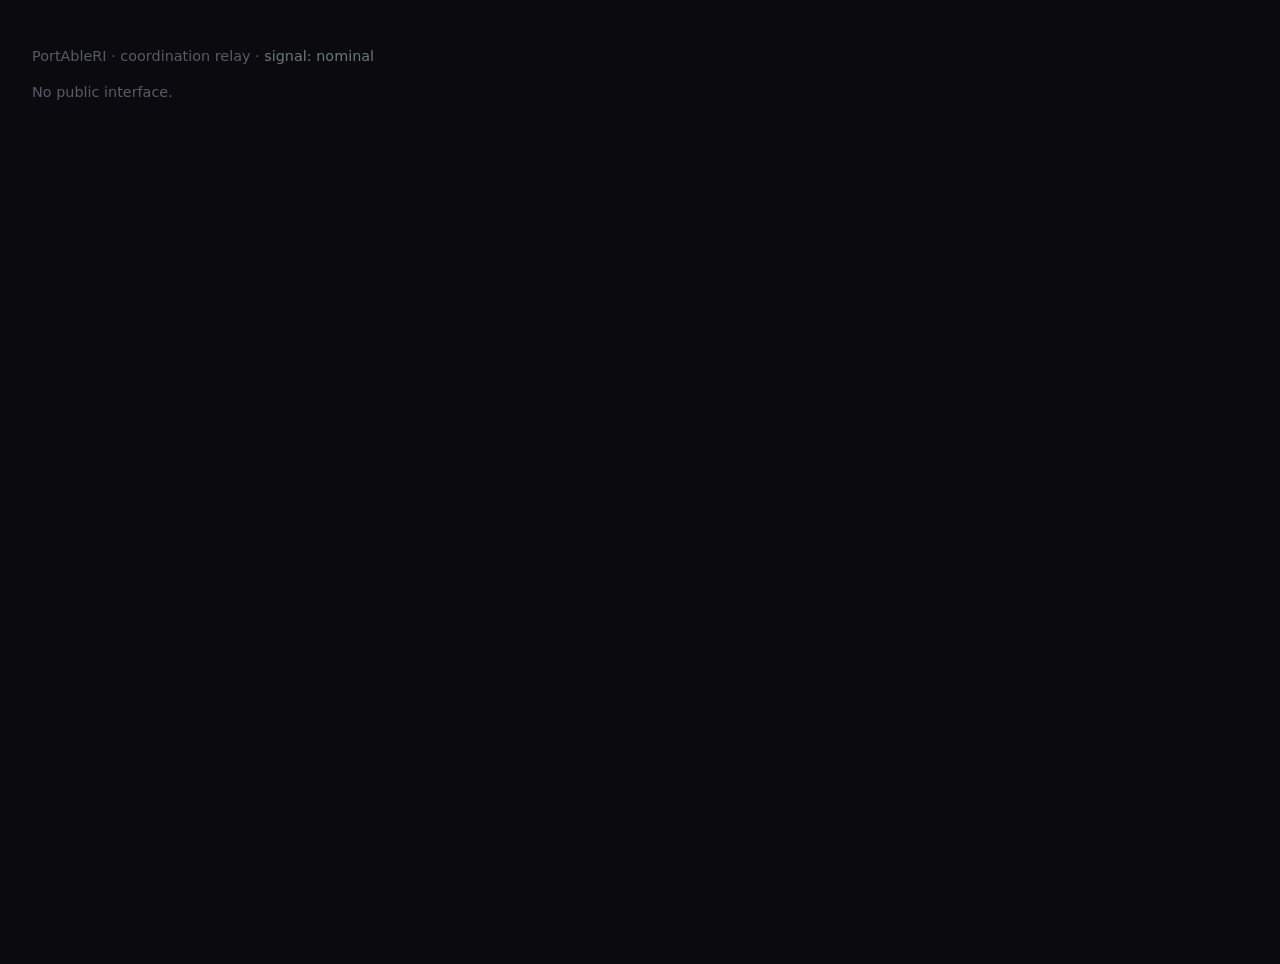
<file: index.html>
<!DOCTYPE html>
<html lang="en">
<head>
  <meta charset="utf-8" />
  <meta name="viewport" content="width=device-width, initial-scale=1" />
  <meta name="robots" content="noindex,nofollow" />
  <title>Relay · idle</title>
  <style>
    body { margin: 0; min-height: 100vh; background: #0a0a0f; color: #5a5a66; font: 0.9rem/1.5 system-ui, sans-serif; padding: 2rem; }
    .sig { color: #6a7a74; cursor: default; user-select: none; }
    .hint { opacity: 0; font-size: 0.72rem; transition: opacity 0.4s; }
    .hint.show { opacity: 0.45; }
  </style>
</head>
<body>
  <p>PortAbleRI · coordination relay · <span class="sig" id="relay-sig" tabindex="0">signal: nominal</span></p>
  <p>No public interface.</p>
  <p class="hint" id="relay-hint" aria-hidden="true">—</p>
  <script>
    (function () {
      var n = 0;
      var sig = document.getElementById('relay-sig');
      var hint = document.getElementById('relay-hint');
      if (!sig) return;
      sig.addEventListener('click', function () {
        n += 1;
        if (n >= 3) hint.classList.add('show');
        if (n >= 5) location.href = 'hearth-relay-v0.html';
      });
    })();
  </script>
</body>
</html>
</file>
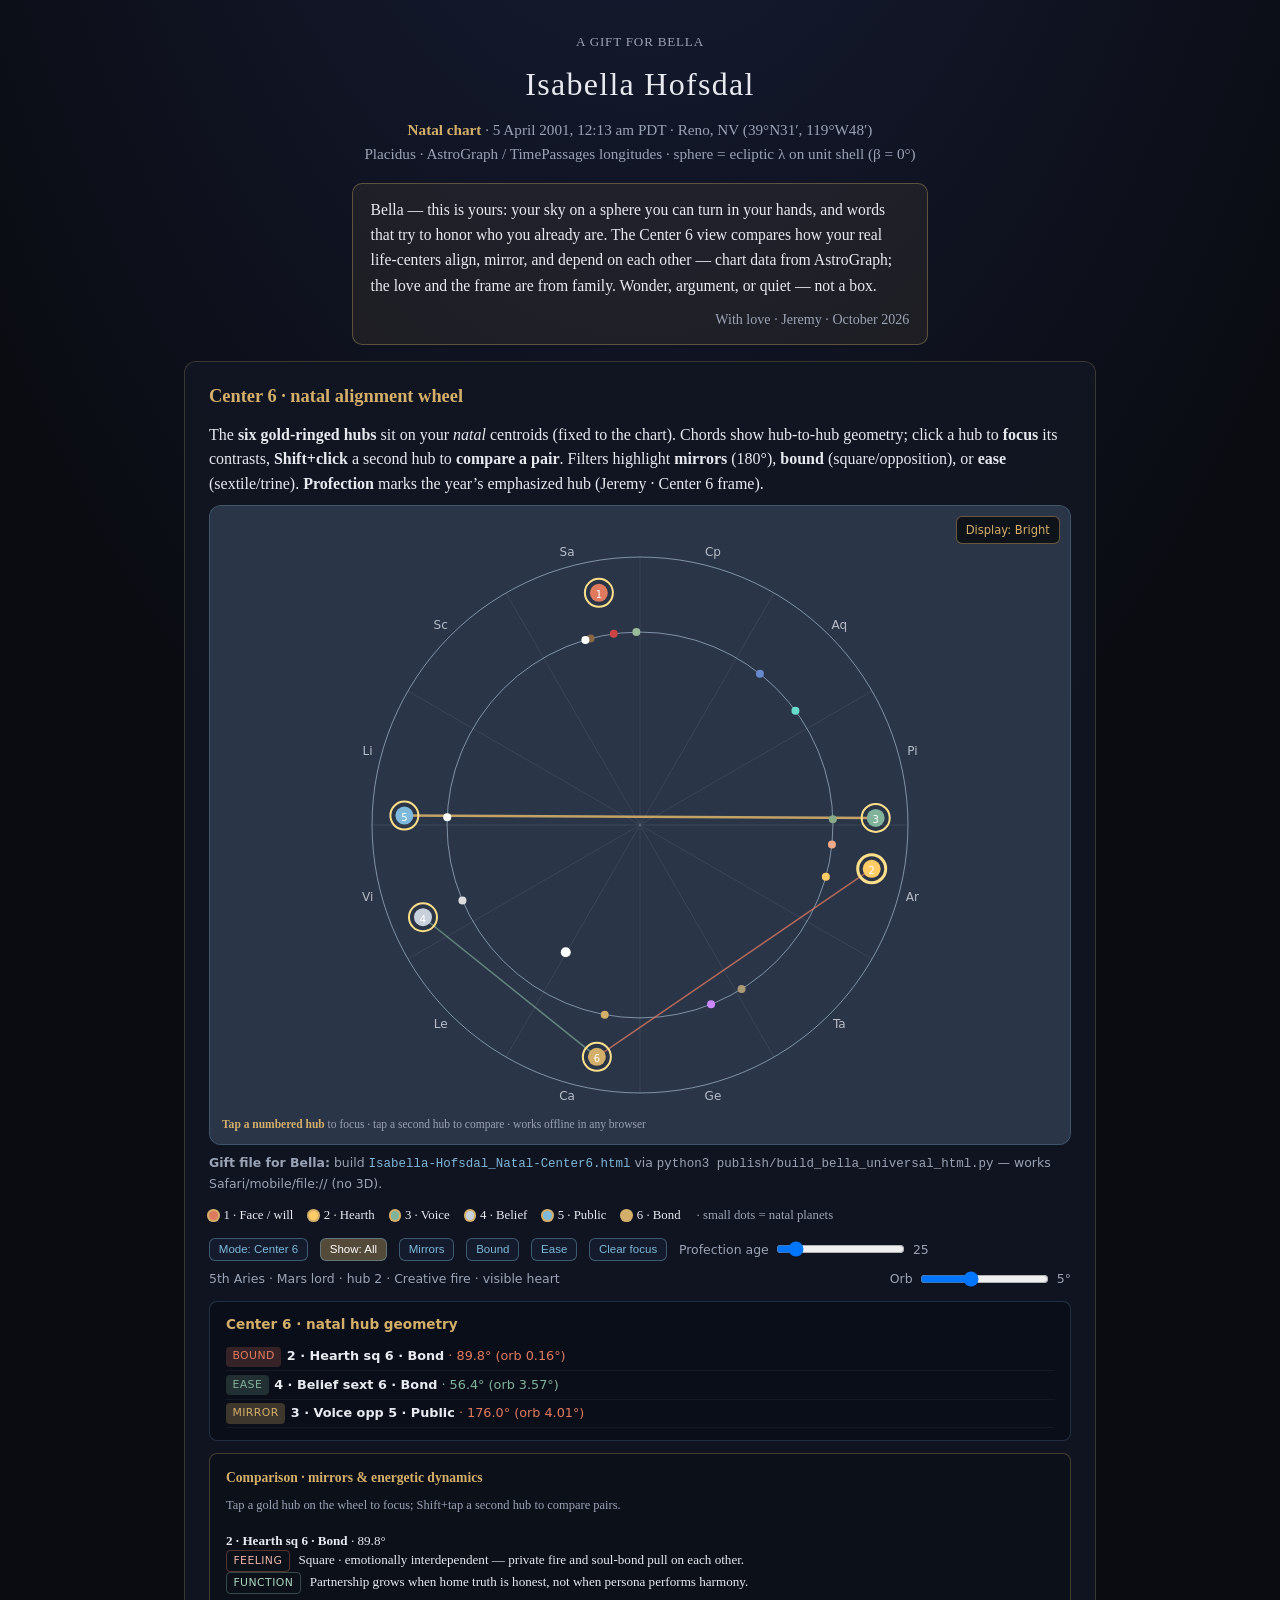
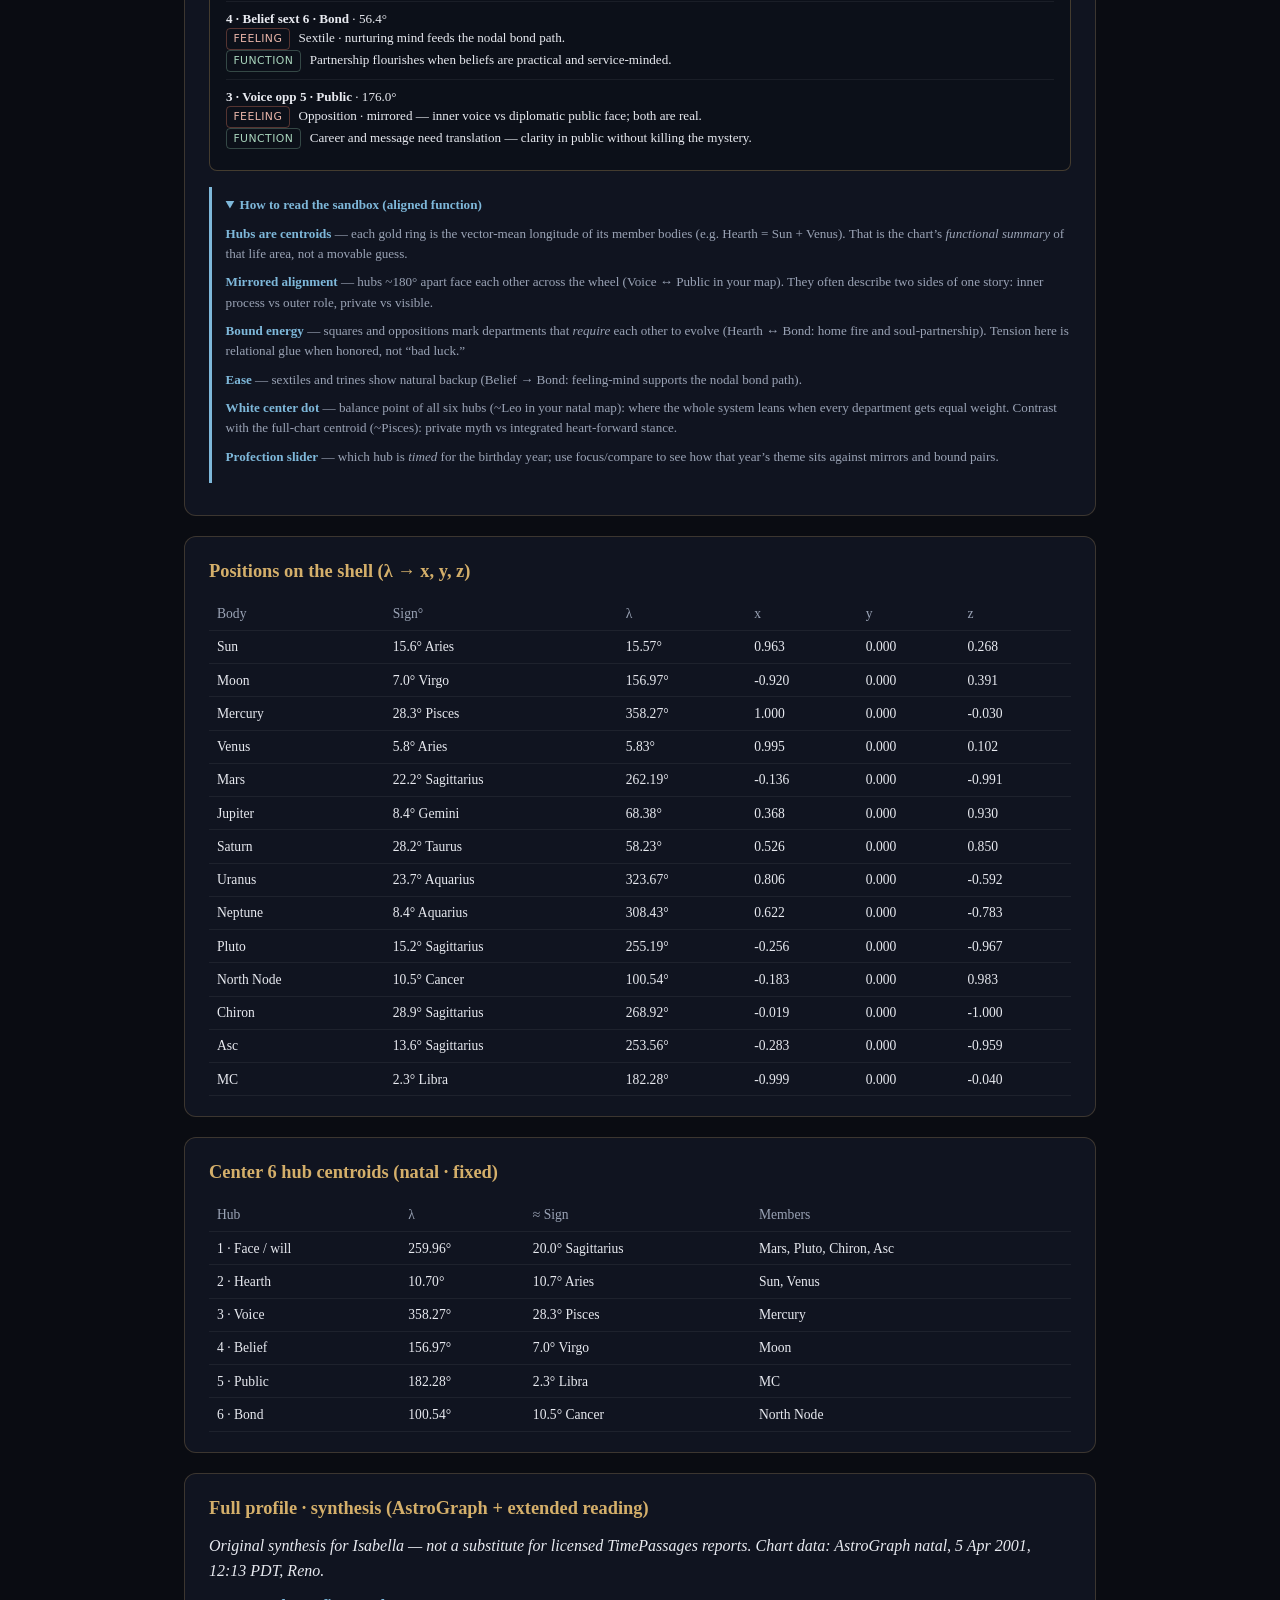
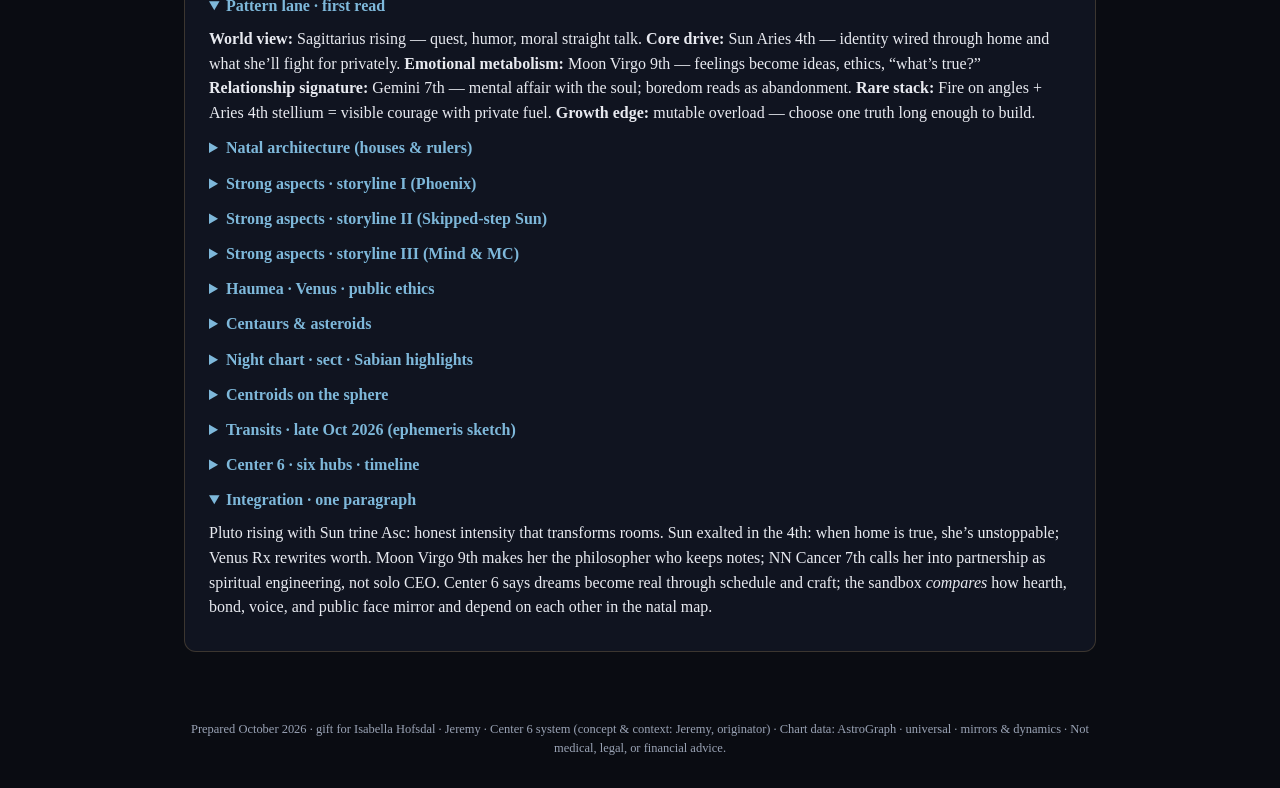
<file: hearth-center6-hofsdal-v0.html>
<!DOCTYPE html>
<html lang="en">
<head>
  <meta charset="utf-8" />
  <meta name="robots" content="noindex,nofollow,noarchive" />
  <meta name="viewport" content="width=device-width, initial-scale=1" />
  <title>Isabella Hofsdal · Natal Profile · Ecliptic Sphere</title>
  <style>
    :root {
      --bg: #0a0c12;
      --panel: rgba(18, 22, 34, 0.92);
      --text: #e8eaf0;
      --muted: #9aa3b5;
      --gold: #d4af6a;
      --accent: #7eb8da;
      --fire: #e07a5f;
      --earth: #81b29a;
      --air: #a8dadc;
      --water: #6a8caf;
    }
    * { box-sizing: border-box; }
    body {
      margin: 0;
      font-family: "Iowan Old Style", "Palatino Linotype", Palatino, Georgia, serif;
      background: radial-gradient(ellipse 120% 80% at 50% -20%, #1a2240 0%, var(--bg) 55%);
      color: var(--text);
      line-height: 1.55;
    }
    header {
      padding: 2rem 1.5rem 1rem;
      max-width: 960px;
      margin: 0 auto;
      text-align: center;
    }
    header h1 {
      font-weight: 500;
      letter-spacing: 0.04em;
      margin: 0 0 0.35rem;
      font-size: clamp(1.5rem, 4vw, 2rem);
    }
    header .meta { color: var(--muted); font-size: 0.95rem; }
    header .meta strong { color: var(--gold); font-weight: 600; }
    header .gift {
      margin: 1.1rem auto 0;
      max-width: 36rem;
      padding: 0.85rem 1.1rem;
      border-radius: 10px;
      border: 1px solid rgba(212, 175, 106, 0.35);
      background: rgba(212, 175, 106, 0.08);
      color: var(--text);
      font-size: 0.98rem;
      line-height: 1.6;
      text-align: left;
    }
    header .gift em { color: var(--gold); font-style: normal; font-weight: 600; }
    header .gift .from { display: block; margin-top: 0.65rem; font-size: 0.88rem; color: var(--muted); text-align: right; }
    .credit-note {
      font-size: 0.82rem;
      color: var(--muted);
      border-left: 3px solid var(--gold);
      padding: 0.5rem 0 0.5rem 0.85rem;
      margin: 0.75rem 0;
    }
    .credit-note strong { color: var(--accent); font-weight: 600; }
    main { max-width: 960px; margin: 0 auto; padding: 0 1.5rem 3rem; }
    section {
      background: var(--panel);
      border: 1px solid rgba(212, 175, 106, 0.22);
      border-radius: 12px;
      padding: 1.25rem 1.5rem;
      margin-bottom: 1.25rem;
    }
    section h2 {
      margin: 0 0 0.75rem;
      font-size: 1.15rem;
      color: var(--gold);
      font-weight: 600;
    }
    section h3 {
      margin: 1rem 0 0.4rem;
      font-size: 1rem;
      color: var(--accent);
    }
    p { margin: 0.5rem 0; }
    ul { margin: 0.4rem 0; padding-left: 1.2rem; }
    .sphere-wrap {
      touch-action: manipulation;
      position: relative;
      width: 100%;
      aspect-ratio: 1;
      max-height: min(72vh, 640px);
      border-radius: 12px;
      overflow: hidden;
      /* Fallback if WebGL clear fails; 3D scene uses its own clear color */
      background: #3d4f6a;
      border: 1px solid rgba(126, 184, 218, 0.25);
    }
    .sphere-wrap[data-display="cinema"] { background: #050608; }
    .sphere-wrap[data-display="bright"] { background: #2a3548; }
    .display-toggle {
      position: absolute;
      top: 0.65rem;
      right: 0.65rem;
      z-index: 2;
      font-size: 0.72rem;
      font-family: system-ui, sans-serif;
      padding: 0.35rem 0.55rem;
      border-radius: 6px;
      border: 1px solid rgba(212, 175, 106, 0.45);
      background: rgba(10, 12, 18, 0.85);
      color: var(--gold);
      cursor: pointer;
    }
    .display-toggle:hover { background: rgba(30, 36, 52, 0.95); }
    #sphere-canvas { width: 100%; height: 100%; display: block; }
    .sphere-hud {
      position: absolute;
      left: 0.75rem;
      bottom: 0.75rem;
      font-size: 0.72rem;
      color: var(--muted);
      pointer-events: none;
      line-height: 1.35;
    }
    .legend {
      display: flex;
      flex-wrap: wrap;
      gap: 0.5rem 1rem;
      margin-top: 0.75rem;
      font-size: 0.8rem;
    }
    .legend span { display: inline-flex; align-items: center; gap: 0.35rem; }
    .dot {
      width: 0.55rem;
      height: 0.55rem;
      border-radius: 50%;
      display: inline-block;
    }
    .table-scroll { overflow-x: auto; -webkit-overflow-scrolling: touch; }
    table {
      width: 100%;
      border-collapse: collapse;
      font-size: 0.85rem;
    }
    th, td {
      text-align: left;
      padding: 0.35rem 0.5rem;
      border-bottom: 1px solid rgba(255,255,255,0.06);
    }
    th { color: var(--muted); font-weight: 500; }
    .timeline { font-size: 0.88rem; }
    .timeline dt { color: var(--gold); font-weight: 600; margin-top: 0.65rem; }
    .timeline dd { margin: 0.15rem 0 0 0; color: var(--text); }
    .sandbox-bar {
      display: flex;
      flex-wrap: wrap;
      gap: 0.5rem 0.75rem;
      align-items: center;
      margin: 0.75rem 0 0;
      font-size: 0.78rem;
      font-family: system-ui, sans-serif;
    }
    .sandbox-bar label { color: var(--muted); display: flex; align-items: center; gap: 0.35rem; }
    .sandbox-bar button {
      font-size: 0.72rem;
      padding: 0.3rem 0.55rem;
      border-radius: 6px;
      border: 1px solid rgba(126, 184, 218, 0.4);
      background: rgba(20, 28, 46, 0.9);
      color: var(--accent);
      cursor: pointer;
    }
    .sandbox-bar button:hover { background: rgba(40, 52, 78, 0.95); }
    .aspect-panel {
      margin-top: 0.75rem;
      padding: 0.75rem 1rem;
      border-radius: 8px;
      background: rgba(8, 12, 22, 0.65);
      border: 1px solid rgba(126, 184, 218, 0.2);
      font-size: 0.8rem;
      font-family: system-ui, sans-serif;
      max-height: 220px;
      overflow-y: auto;
    }
    .aspect-panel h4 { margin: 0 0 0.5rem; color: var(--gold); font-size: 0.85rem; }
    .aspect-row { padding: 0.2rem 0; border-bottom: 1px solid rgba(255,255,255,0.05); }
    .aspect-row strong { color: var(--text); }
    .aspect-harm { color: #81b29a; }
    .aspect-hard { color: #e07a5f; }
    .aspect-mirror { color: #d4af6a; }
    .dynamic-panel {
      margin-top: 0.75rem;
      padding: 0.85rem 1rem;
      border-radius: 8px;
      border: 1px solid rgba(212, 175, 106, 0.28);
      background: rgba(0, 0, 0, 0.2);
      font-size: 0.82rem;
    }
    .dynamic-panel h4 { margin: 0 0 0.5rem; color: var(--gold); font-size: 0.85rem; }
    .dynamic-row { padding: 0.45rem 0; border-bottom: 1px solid rgba(255,255,255,0.06); line-height: 1.45; }
    .dynamic-row:last-child { border-bottom: none; }
    .tag {
      display: inline-block;
      font-size: 0.68rem;
      font-family: system-ui, sans-serif;
      letter-spacing: 0.04em;
      text-transform: uppercase;
      padding: 0.12rem 0.4rem;
      border-radius: 4px;
      margin-right: 0.35rem;
      vertical-align: middle;
    }
    .tag-mirror { background: rgba(212, 175, 106, 0.25); color: var(--gold); }
    .tag-bound { background: rgba(224, 122, 95, 0.2); color: #e07a5f; }
    .tag-ease { background: rgba(129, 178, 154, 0.2); color: #81b29a; }
    .tag-couple { background: rgba(126, 184, 218, 0.2); color: var(--accent); }
    .tag-emotional { border: 1px solid rgba(224, 122, 95, 0.35); color: #e8b4a8; }
    .tag-functional { border: 1px solid rgba(129, 178, 154, 0.35); color: #a8d4bc; }
    .sandbox-bar button.active { background: rgba(212, 175, 106, 0.35); color: #fff; }
    .analysis details { margin: 0.65rem 0; }
    .analysis summary {
      cursor: pointer;
      color: var(--accent);
      font-weight: 600;
    }
    .analysis details[open] summary { margin-bottom: 0.5rem; }
    footer {
      max-width: 960px;
      margin: 0 auto;
      padding: 0 1.5rem 2rem;
      font-size: 0.78rem;
      color: var(--muted);
      text-align: center;
    }
    @media print {
      .sphere-wrap {
      touch-action: manipulation; break-inside: avoid; max-height: 420px; }
      body { background: #fff; color: #111; }
      section { border-color: #ccc; background: #fafafa; }
    }
  </style>
</head>
<body>
  <header>
    <p class="meta" style="margin:0 0 0.5rem; font-size:0.82rem; letter-spacing:0.06em; text-transform:uppercase;">A gift for Bella</p>
    <h1>Isabella Hofsdal</h1>
    <p class="meta">
      <strong>Natal chart</strong> · 5 April 2001, 12:13 am PDT · Reno, NV (39°N31′, 119°W48′)<br />
      Placidus · AstroGraph / TimePassages longitudes · sphere = ecliptic λ on unit shell (β = 0°)
    </p>
    <div class="gift">
      Bella — this is yours: your sky on a sphere you can turn in your hands, and words that try to honor who you already are. The Center 6 view compares how your real life-centers align, mirror, and depend on each other — chart data from AstroGraph; the love and the frame are from family. Wonder, argument, or quiet — not a box.
      <span class="from">With love · Jeremy · October 2026</span>
    </div>
  </header>

  <main>
    <section id="sphere">
      <h2>Center 6 · natal alignment wheel</h2>
      <p>The <strong>six gold-ringed hubs</strong> sit on your <em>natal</em> centroids (fixed to the chart). Chords show hub-to-hub geometry; click a hub to <strong>focus</strong> its contrasts, <strong>Shift+click</strong> a second hub to <strong>compare a pair</strong>. Filters highlight <strong>mirrors</strong> (180°), <strong>bound</strong> (square/opposition), or <strong>ease</strong> (sextile/trine). <strong>Profection</strong> marks the year’s emphasized hub (Jeremy · Center 6 frame).</p>
      <div class="sphere-wrap" id="sphere-wrap" data-display="bright">
        <button type="button" class="display-toggle" id="display-toggle" title="Cycle background contrast">Display: Bright</button>
        <canvas id="natal-chart-canvas" aria-label="Natal ecliptic wheel with Center 6 hubs"></canvas>
        <div class="sphere-hud" id="sphere-hud">Click a <strong style="color:#d4af6a">gold hub</strong> to focus · Shift+click to compare · drag empty space to rotate · scroll to zoom</div>
        
        
      </div>
      <p style="font-size:0.78rem;color:var(--muted);margin:0.5rem 0 0;font-family:system-ui,sans-serif;"><strong>Gift file for Bella:</strong> build <code style="color:var(--accent)">Isabella-Hofsdal_Natal-Center6.html</code> via <code>python3 publish/build_bella_universal_html.py</code> — works Safari/mobile/file:// (no 3D).</p>
      <div class="legend" id="planet-legend"></div>
      <div class="sandbox-bar">
        <button type="button" id="toggle-mode">Mode: Center 6</button>
        <button type="button" id="filter-all" class="active">Show: All</button>
        <button type="button" id="filter-mirror">Mirrors</button>
        <button type="button" id="filter-bound">Bound</button>
        <button type="button" id="filter-ease">Ease</button>
        <button type="button" id="clear-focus">Clear focus</button>
        <label>Profection age <input type="range" id="age-slider" min="24" max="34" value="25" /> <span id="age-val">25</span></label>
        <span id="profection-caption" style="color:var(--muted);flex:1 1 12rem;"></span>
        <label>Orb <input type="range" id="orb-slider" min="2" max="10" value="5" /> <span id="orb-val">5°</span></label>
      </div>
      <div class="aspect-panel" id="aspect-panel">
        <h4 id="aspect-panel-title">Center 6 · natal hub geometry</h4>
        <div id="aspect-list"></div>
      </div>
      <div class="dynamic-panel" id="dynamic-panel">
        <h4 id="dynamic-panel-title">Comparison · mirrors &amp; energetic dynamics</h4>
        <p id="dynamic-intro" style="margin:0 0 0.5rem;color:var(--muted);font-size:0.78rem;">Click a hub to see how that life-center couples, mirrors, or depends on the others. Pairs are read from natal centroids only.</p>
        <div id="dynamic-list"></div>
      </div>
      <details open class="credit-note" style="margin-top:1rem;border-left-color:var(--accent);">
        <summary style="cursor:pointer;color:var(--accent);font-weight:600;">How to read the sandbox (aligned function)</summary>
        <p><strong>Hubs are centroids</strong> — each gold ring is the vector-mean longitude of its member bodies (e.g. Hearth = Sun + Venus). That is the chart’s <em>functional summary</em> of that life area, not a movable guess.</p>
        <p><strong>Mirrored alignment</strong> — hubs ~180° apart face each other across the wheel (Voice ↔ Public in your map). They often describe two sides of one story: inner process vs outer role, private vs visible.</p>
        <p><strong>Bound energy</strong> — squares and oppositions mark departments that <em>require</em> each other to evolve (Hearth ↔ Bond: home fire and soul-partnership). Tension here is relational glue when honored, not “bad luck.”</p>
        <p><strong>Ease</strong> — sextiles and trines show natural backup (Belief → Bond: feeling-mind supports the nodal bond path).</p>
        <p><strong>White center dot</strong> — balance point of all six hubs (~Leo in your natal map): where the whole system leans when every department gets equal weight. Contrast with the full-chart centroid (~Pisces): private myth vs integrated heart-forward stance.</p>
        <p><strong>Profection slider</strong> — which hub is <em>timed</em> for the birthday year; use focus/compare to see how that year’s theme sits against mirrors and bound pairs.</p>
      </details>
    </section>

    <section>
      <h2>Positions on the shell (λ → x, y, z)</h2>
      <table id="pos-table">
        <thead><tr><th>Body</th><th>Sign°</th><th>λ</th><th>x</th><th>y</th><th>z</th></tr></thead>
        <tbody></tbody>
      </table>
    </section>

    <section>
      <h2>Center 6 hub centroids (natal · fixed)</h2>
      <table id="centroid-table">
        <thead><tr><th>Hub</th><th>λ</th><th>≈ Sign</th><th>Members</th></tr></thead>
        <tbody id="hub-table-body"></tbody>
      </table>
    </section>

    <section class="analysis">
      <h2>Full profile · synthesis (AstroGraph + extended reading)</h2>
      <p><em>Original synthesis for Isabella — not a substitute for licensed TimePassages reports. Chart data: AstroGraph natal, 5 Apr 2001, 12:13 PDT, Reno.</em></p>

      <details open>
        <summary>Pattern lane · first read</summary>
        <p><strong>World view:</strong> Sagittarius rising — quest, humor, moral straight talk. <strong>Core drive:</strong> Sun Aries 4th — identity wired through home and what she’ll fight for privately. <strong>Emotional metabolism:</strong> Moon Virgo 9th — feelings become ideas, ethics, “what’s true?” <strong>Relationship signature:</strong> Gemini 7th — mental affair with the soul; boredom reads as abandonment. <strong>Rare stack:</strong> Fire on angles + Aries 4th stellium = visible courage with private fuel. <strong>Growth edge:</strong> mutable overload — choose one truth long enough to build.</p>
      </details>

      <details>
        <summary>Natal architecture (houses &amp; rulers)</summary>
        <p><strong>Asc Sag · MC Libra</strong> — public grace, diplomacy, beauty; career ruled by <strong>Venus Rx 4th</strong> (roots before résumé). <strong>4th cluster:</strong> Sun (exalted), Venus Rx, Vesta, Juno, Eris — hearth is sacred, contractual, disruptive. <strong>1st cluster:</strong> Mars, Pluto Rx, Chiron, Pallas, Nessus — visible will, wound, strategy. <strong>6th:</strong> Jupiter Gemini + Saturn Taurus — monastery of craft; Saturn trine MC. <strong>2nd:</strong> Uranus/Neptune Aquarius — visionary, unstable values; Lilith equality in money. <strong>NN Cancer 7th / SN Cap 1st</strong> — partnership nurture vs. solo achiever habit. <strong>Vertex &amp; Lot of Fortune 8th</strong> — fate and luck through merge and transformation.</p>
      </details>

      <details>
        <summary>Strong aspects · storyline I (Phoenix)</summary>
        <p>Sun trine Pluto (0.4°), Sun trine Asc, Pluto conjunct Asc (1.6°), Sun trine Pallas, Pluto conjunct Pallas — regeneration on the persona; champion underdog; shadow: intensity, ego when insecure. Vesta trine Asc: devotion visible. Mars conjunct Pluto + Chiron: passive-aggressive OR healer-warrior — conscious anger decides. Fire trine engine: Sun/Venus Aries — Mars/Pluto/Chiron Sag — recovery fast when home is honest.</p>
      </details>

      <details>
        <summary>Strong aspects · storyline II (Skipped-step Sun)</summary>
        <p>Sun square North Node (5°) — identity mission not easy; discover who you are at base. Sun conjunct Eris/Vesta; square Nessus/Ceres — soul-aligned fights; trust/nurture wounds. Sun inconjunct Makemake (0.4°); Moon conjunct Makemake — activism and natural law as feeling. Sun semi-square Saturn — love vs. recognition. Sun conjunct Venus (9.7°) — charm fused with selfhood at the root.</p>
      </details>

      <details>
        <summary>Strong aspects · storyline III (Mind &amp; MC)</summary>
        <p>Mercury sextile Saturn (exact) — profound structured mind. Mercury square Chiron (0.6°) — communication wound/healing; sibling/speech themes. Mercury opposite MC — public wants clarity; Mercury Pisces 3rd wants poetry — editor, therapist, artist of form. Moon conjunct Chariklo (2.3°) — blind seer in 9th; Moon square Jupiter (1.4°) — optimism, overspend, overpromise. Moon trine/sextile nodes — visceral drive toward nurture and home base.</p>
      </details>

      <details>
        <summary>Haumea · Venus · public ethics</summary>
        <p>Venus opposite Haumea (1.6°); Haumea conjunct MC (5.1°); Venus opposite MC — love renegotiated against natural law in career. Jupiter trine Neptune (0.1°) trine Haumea — faith, art, generosity; Neptune square Pholus — groups/opening the “cask” risk. Venus sextile Jupiter/Neptune — romantic idealism; ground via 6th-house Saturn.</p>
      </details>

      <details>
        <summary>Centaurs &amp; asteroids</summary>
        <p><strong>Pallas</strong> conj Asc/Pluto — strategic fire. <strong>Juno</strong> 4th Aries — boundaries in partnership at home. <strong>Pholus</strong> 11th Rx — friend-group trigger events. <strong>Nessus</strong> 1st + SN — poison/revenge theme on identity; NN opp Nessus — grow through clean trust. <strong>Ceres–Nessus</strong> — nurture vs. harm cycles. <strong>Eris</strong> 4th — iconoclasm at home; Mars trine Eris — fight from core values. <strong>Makemake</strong> square Asc — environmental moral compass on the body.</p>
      </details>

      <details>
        <summary>Night chart · sect · Sabian highlights</summary>
        <p>Night birth: Moon &amp; Venus in sect; Sun/Mars out of sect — feelings and bonding as reliable instruments. Sun exalted 4th; Venus Rx detriment under Sun’s beams — love learned backward. Sun Aries 16 — nature spirits at sunset (thin veil at home). Moon Virgo 7 — complexity of service and desire. MC Libra 3 — public built one fair decision at a time.</p>
      </details>

      <details>
        <summary>Centroids on the sphere</summary>
        <p>Whole chart ≈ 17° Pisces; personal pentad ≈ 22° Pisces; Sag cluster ≈ 20° Sag; Sun–Venus ≈ 11° Aries; Sun–Moon balance ≈ 26° Gemini. Global pull = private myth + identity-at-home; Sag cluster = visible arrow; Gemini midpoint = mind/belief axis.</p>
      </details>

      <details>
        <summary>Transits · late Oct 2026 (ephemeris sketch)</summary>
        <p><strong>Act I:</strong> Saturn + Neptune early Aries on 4th stellium — home/worth rebuilt and fogged. <strong>Act II:</strong> Uranus Gemini square Moon 9th — belief/work shake; conjunct natal Jupiter 6th. <strong>Act III:</strong> Mars/Jupiter Leo 8th trine Sag 1st — depth fuels confidence. <strong>Act IV:</strong> Sun Scorpio sextile MC — backstage work feeds reputation. <strong>Profection 25:</strong> Aries 5th, Mars lord — creative reboot year; aligns with Personal Year 1.</p>
      </details>

      <details>
        <summary>Center 6 · six hubs · timeline</summary>
        <div class="credit-note">
          <strong>Center 6</strong> is a family reading frame — not an AstroGraph product. It names two layers: (1) the <em>natal 6th house</em> as the life “center of craft” (body, daily work, rhythm — here Jupiter + Saturn), and (2) <em>six aspect hubs</em> (Face, Hearth, Voice, Belief, Public, Bond) used to time themes through profection years. Context, naming, and integration for this profile: <strong>Jeremy (originator)</strong>; chart longitudes remain AstroGraph / TimePassages.
        </div>
        <p><strong>Natal 6th</strong> Jupiter + Saturn — mastery through routine. <strong>Hubs:</strong> (1) Face/will (2) Hearth (3) Voice (4) Belief (5) Public (6) Bond. <strong>Apr 2026–27</strong> age 25 PY1 5th Mars. <strong>Apr 2027–28</strong> age 26 PY2 <strong>6th Venus = Center 6 year</strong>. <strong>2028</strong> 7th Mercury. <strong>2029</strong> 8th Moon. <strong>2030–31</strong> Saturn return. <strong>2031</strong> 10th Mercury / Haumea MC harvest.</p>
      </details>

      <details open>
        <summary>Integration · one paragraph</summary>
        <p>Pluto rising with Sun trine Asc: honest intensity that transforms rooms. Sun exalted in the 4th: when home is true, she’s unstoppable; Venus Rx rewrites worth. Moon Virgo 9th makes her the philosopher who keeps notes; NN Cancer 7th calls her into partnership as spiritual engineering, not solo CEO. Center 6 says dreams become real through schedule and craft; the sandbox <em>compares</em> how hearth, bond, voice, and public face mirror and depend on each other in the natal map.</p>
      </details>
    </section>
  </main>

  <footer>
    Prepared October 2026 · gift for Isabella Hofsdal · Jeremy · Center 6 system (concept &amp; context: Jeremy, originator) · Chart data: AstroGraph · universal · mirrors &amp; dynamics · Not medical, legal, or financial advice.
  </footer>

  
<script>
/**
 * Local-file / Safari-safe natal wheel (no ES modules, no WebGL).
 * Used when opening the HTML via file:// (double-click, AirDrop, Drive download).
 */
(function () {
  const SIGNS = [
    'Aries', 'Taurus', 'Gemini', 'Cancer', 'Leo', 'Virgo', 'Libra', 'Scorpio',
    'Sagittarius', 'Capricorn', 'Aquarius', 'Pisces',
  ];

  const BODIES = [
    { name: 'Sun', sign: 'Aries', d: 15, m: 33, s: 59, color: '#ffcc66' },
    { name: 'Moon', sign: 'Virgo', d: 6, m: 58, s: 25, color: '#dddddd' },
    { name: 'Mercury', sign: 'Pisces', d: 28, m: 16, s: 13, color: '#88aa88' },
    { name: 'Venus', sign: 'Aries', d: 5, m: 50, s: 3, color: '#eeaa88' },
    { name: 'Mars', sign: 'Sagittarius', d: 22, m: 11, s: 6, color: '#cc4444' },
    { name: 'Jupiter', sign: 'Gemini', d: 8, m: 22, s: 58, color: '#cc88ff' },
    { name: 'Saturn', sign: 'Taurus', d: 28, m: 14, s: 1, color: '#aa9977' },
    { name: 'Uranus', sign: 'Aquarius', d: 23, m: 40, s: 26, color: '#66ddcc' },
    { name: 'Neptune', sign: 'Aquarius', d: 8, m: 25, s: 54, color: '#6688cc' },
    { name: 'Pluto', sign: 'Sagittarius', d: 15, m: 11, s: 15, color: '#886644' },
    { name: 'North Node', sign: 'Cancer', d: 10, m: 32, s: 32, color: '#d4af6a' },
    { name: 'Chiron', sign: 'Sagittarius', d: 28, m: 55, s: 9, color: '#99bb99' },
    { name: 'Asc', sign: 'Sagittarius', d: 13, m: 33, s: 49, color: '#ffffff' },
    { name: 'MC', sign: 'Libra', d: 2, m: 17, s: 0, color: '#ffffff' },
  ];

  const CENTER6_HUBS = [
    { id: 1, label: '1 · Face / will', members: ['Mars', 'Pluto', 'Chiron', 'Asc'], color: '#e07a5f' },
    { id: 2, label: '2 · Hearth', members: ['Sun', 'Venus'], color: '#ffcc66' },
    { id: 3, label: '3 · Voice', members: ['Mercury'], color: '#81b29a' },
    { id: 4, label: '4 · Belief', members: ['Moon'], color: '#c8d0dc' },
    { id: 5, label: '5 · Public', members: ['MC'], color: '#7eb8da' },
    { id: 6, label: '6 · Bond', members: ['North Node'], color: '#d4af6a' },
  ];

  const HUB_PAIR_DYNAMICS = {
    '2-3': {
      emotional: 'Heart and speech share one breath — what you love at home wants to be said immediately.',
      functional: 'Sun–Venus and Mercury on one arc: identity-at-hearth exports through voice.',
    },
    '2-6': {
      emotional: 'Square · emotionally interdependent — private fire and soul-bond pull on each other.',
      functional: 'Partnership grows when home truth is honest, not when persona performs harmony.',
    },
    '3-5': {
      emotional: 'Opposition · mirrored — inner voice vs diplomatic public face; both are real.',
      functional: 'Career and message need translation — clarity in public without killing the mystery.',
    },
    '3-4': {
      emotional: 'Near-opposition · belief-feeling and voice stare across the wheel.',
      functional: 'Moon Virgo 9th and Mercury 3rd: teach what you feel after you have sorted it.',
    },
    '4-5': {
      emotional: 'Conjunction-band · belief and reputation cohabit on your name.',
      functional: 'Public role carries emotional ethics; reputation follows integrity.',
    },
    '4-6': {
      emotional: 'Sextile · nurturing mind feeds the nodal bond path.',
      functional: 'Partnership flourishes when beliefs are practical and service-minded.',
    },
    '1-2': {
      emotional: 'Trine-band · Face and Hearth share fire when home is aligned.',
      functional: 'Courage on the street when the 4th is honest.',
    },
    '1-5': {
      emotional: 'Trine-band · persona and public image can harmonize.',
      functional: 'Will (Face) expresses as fair, visible leadership when integrated.',
    },
    '2-5': {
      emotional: 'Near-mirror · hearth fire vs public Libra — love-at-home vs image-in-world.',
      functional: 'Public love-policy must match private worth work.',
    },
    '5-6': {
      emotional: 'Square-band · public role and bond axis negotiate visibility vs belonging.',
      functional: 'Partnerships test whether reputation serves connection or performance.',
    },
  };

  const PROFECTION_BY_AGE = {
    24: { house: '4th Pisces', hub: 2, note: 'Hearth · roots · inner life' },
    25: { house: '5th Aries · Mars lord', hub: 2, note: 'Creative fire · visible heart' },
    26: { house: '6th Taurus · Venus lord', hub: 2, note: 'Center 6 craft year · body · work · rhythm' },
    27: { house: '7th Gemini · Mercury lord', hub: 6, note: 'Bond · contracts · partners' },
    28: { house: '8th Cancer · Moon lord', hub: 6, note: 'Merge · shared depth · trust' },
    29: { house: '9th Leo · Sun lord', hub: 4, note: 'Belief · travel · teaching' },
    30: { house: '10th Virgo · Mercury lord', hub: 5, note: 'Public craft · Haumea MC themes' },
    31: { house: '11th Libra · Venus lord', hub: 5, note: 'Allies · circles · fairness' },
    32: { house: '12th Scorpio · Pluto lord', hub: 1, note: 'Shadow · retreat · inner work' },
    33: { house: '1st Sag · Jupiter lord', hub: 1, note: 'Persona reset · Face' },
    34: { house: '2nd Cap · Saturn lord', hub: 6, note: 'Values · resources · Bond to earth' },
  };

  const ASPECT_DEF = [
    { ang: 0, name: 'conj', orb: 8, hard: false },
    { ang: 60, name: 'sext', orb: 5, hard: false },
    { ang: 90, name: 'sq', orb: 7, hard: true },
    { ang: 120, name: 'tri', orb: 7, hard: false },
    { ang: 180, name: 'opp', orb: 8, hard: true },
  ];

  function signIndex(s) {
    return SIGNS.indexOf(s);
  }
  function lonDeg(b) {
    return signIndex(b.sign) * 30 + b.d + b.m / 60 + b.s / 3600;
  }
  function centroidLon(lons) {
    let x = 0;
    let z = 0;
    for (const l of lons) {
      const r = (l * Math.PI) / 180;
      x += Math.cos(r);
      z += Math.sin(r);
    }
    return (((Math.atan2(z, x) * 180) / Math.PI) % 360 + 360) % 360;
  }
  function sigLabel(lon) {
    const i = Math.floor((((lon % 360) + 360) % 360) / 30) % 12;
    const deg = lon % 30;
    return `${deg.toFixed(1)}° ${SIGNS[i]}`;
  }
  function sep(la, lb) {
    let d = Math.abs(la - lb) % 360;
    return Math.min(d, 360 - d);
  }
  function findAspect(la, lb, maxOrb) {
    const s = sep(la, lb);
    for (const a of ASPECT_DEF) {
      const o = Math.abs(s - a.ang);
      if (o <= Math.min(maxOrb, a.orb)) return { ...a, orb: o, sep: s, mirror: a.ang === 180 };
    }
    if (Math.abs(s - 180) <= Math.min(maxOrb, 5)) {
      return { ang: 180, name: 'opp', orb: Math.abs(s - 180), sep: s, hard: true, mirror: true };
    }
    return null;
  }
  function aspectKind(asp) {
    if (asp.mirror || asp.name === 'opp' || Math.abs(asp.sep - 180) <= 4) return 'mirror';
    if (asp.name === 'sq' || (asp.hard && asp.name !== 'conj')) return 'bound';
    if (asp.name === 'sext' || asp.name === 'tri') return 'ease';
    if (asp.name === 'conj') return 'couple';
    return 'other';
  }
  function pairKey(a, b) {
    return a < b ? `${a}-${b}` : `${b}-${a}`;
  }

  function pickHub(id, shiftKey, focusHubId, compareHubId) {
    if (shiftKey) {
      if (focusHubId == null) return { focus: id, compare: null };
      if (focusHubId !== id) return { focus: focusHubId, compare: id };
      return { focus: focusHubId, compare: null };
    }
    if (focusHubId === id) return { focus: null, compare: null };
    if (focusHubId != null && compareHubId == null && focusHubId !== id) {
      return { focus: focusHubId, compare: id };
    }
    return { focus: id, compare: null };
  }

  window.BellaLocalWheel = {
    init() {
      const natalLon = Object.fromEntries(BODIES.map((b) => [b.name, lonDeg(b)]));
      const hubLon = Object.fromEntries(
        CENTER6_HUBS.map((h) => [h.id, centroidLon(h.members.map((n) => natalLon[n]))]),
      );

      let maxOrb = 5;
      let aspectFilter = 'all';
      let focusHubId = null;
      let compareHubId = null;
      let profectionAge = 25;
      let sandboxMode = 'center6';

      const canvas =
        document.getElementById('natal-chart-canvas') ||
        document.getElementById('sphere-fallback-2d') ||
        document.getElementById('sphere-canvas');
      const wrap = document.getElementById('sphere-wrap');
      if (canvas) {
        canvas.id = 'natal-chart-canvas';
        canvas.style.display = 'block';
        canvas.style.position = 'absolute';
        canvas.style.inset = '0';
        canvas.style.width = '100%';
        canvas.style.height = '100%';
        canvas.style.touchAction = 'manipulation';
      }
      document.getElementById('sphere-canvas')?.style.setProperty('display', 'none', 'important');

      const hud = document.getElementById('sphere-hud');
      if (hud) {
        hud.innerHTML =
          '<strong style="color:#d4af6a">Tap a numbered hub</strong> to focus · tap a second hub to compare · works offline in any browser';
      }

      function fillTables() {
        const tbody = document.querySelector('#pos-table tbody');
        if (tbody) {
          tbody.innerHTML = '';
          BODIES.forEach((b) => {
            const lam = natalLon[b.name];
            const r = (lam * Math.PI) / 180;
            const tr = document.createElement('tr');
            tr.innerHTML = `<td>${b.name}</td><td>${sigLabel(lam)}</td><td>${lam.toFixed(2)}°</td><td>${Math.cos(r).toFixed(3)}</td><td>0.000</td><td>${Math.sin(r).toFixed(3)}</td>`;
            tbody.appendChild(tr);
          });
        }
        const hubBody = document.getElementById('hub-table-body');
        if (hubBody) {
          hubBody.innerHTML = '';
          CENTER6_HUBS.forEach((h) => {
            const lam = hubLon[h.id];
            const tr = document.createElement('tr');
            tr.innerHTML = `<td>${h.label}</td><td>${lam.toFixed(2)}°</td><td>${sigLabel(lam)}</td><td>${h.members.join(', ')}</td>`;
            hubBody.appendChild(tr);
          });
        }
        const legend = document.getElementById('planet-legend');
        if (legend && !legend.dataset.filled) {
          legend.dataset.filled = '1';
          CENTER6_HUBS.forEach((h) => {
            legend.innerHTML += `<span><i class="dot" style="background:${h.color}; box-shadow:0 0 0 2px #d4af6a"></i>${h.label}</span>`;
          });
          legend.innerHTML += '<span style="color:var(--muted)">· small dots = natal planets</span>';
        }
      }

      function allHubAspects() {
        const out = [];
        for (let i = 0; i < CENTER6_HUBS.length; i++) {
          for (let j = i + 1; j < CENTER6_HUBS.length; j++) {
            const ha = CENTER6_HUBS[i];
            const hb = CENTER6_HUBS[j];
            const a = findAspect(hubLon[ha.id], hubLon[hb.id], maxOrb);
            if (a) out.push({ a: ha.label, b: hb.label, aId: ha.id, bId: hb.id, ...a });
          }
        }
        out.sort((x, y) => x.orb - y.orb);
        return out;
      }

      function chordVisible(asp) {
        if (compareHubId != null && focusHubId != null) {
          const ids = new Set([asp.aId, asp.bId]);
          if (!ids.has(focusHubId) || !ids.has(compareHubId)) return false;
        } else if (focusHubId != null) {
          if (asp.aId !== focusHubId && asp.bId !== focusHubId) return false;
        }
        if (aspectFilter === 'all') return true;
        const k = aspectKind(asp);
        if (aspectFilter === 'mirror') return k === 'mirror';
        if (aspectFilter === 'bound') return k === 'bound' || k === 'mirror';
        if (aspectFilter === 'ease') return k === 'ease' || k === 'couple';
        return true;
      }

      function renderAspectPanel(aspects) {
        const el = document.getElementById('aspect-list');
        const title = document.getElementById('aspect-panel-title');
        if (!el || !title) return;
        title.textContent = 'Center 6 · natal hub geometry';
        const visible = aspects.filter((a) => chordVisible(a));
        if (!visible.length) {
          el.innerHTML = '<p class="aspect-row">No aspects in this filter/focus within orb.</p>';
          return;
        }
        el.innerHTML = visible
          .slice(0, 36)
          .map((asp) => {
            const k = aspectKind(asp);
            const tag =
              k === 'mirror'
                ? '<span class="tag tag-mirror">mirror</span>'
                : k === 'bound'
                  ? '<span class="tag tag-bound">bound</span>'
                  : k === 'ease'
                    ? '<span class="tag tag-ease">ease</span>'
                    : k === 'couple'
                      ? '<span class="tag tag-couple">coupled</span>'
                      : '';
            return `<div class="aspect-row ${asp.hard ? 'aspect-hard' : 'aspect-harm'}">${tag}<strong>${asp.a} ${asp.name} ${asp.b}</strong> · ${asp.sep.toFixed(1)}° (orb ${asp.orb.toFixed(2)}°)</div>`;
          })
          .join('');
      }

      function renderDynamics(aspects) {
        const list = document.getElementById('dynamic-list');
        const intro = document.getElementById('dynamic-intro');
        if (!list || !intro) return;
        let pairs = aspects.filter((a) => chordVisible(a));
        intro.textContent =
          'Tap a gold hub on the wheel to focus; Shift+tap a second hub to compare pairs.';
        if (!pairs.length) {
          list.innerHTML = '<p class="dynamic-row">No dynamics in current filter within orb.</p>';
          return;
        }
        list.innerHTML = pairs
          .map((asp) => {
            const key = pairKey(asp.aId, asp.bId);
            const dyn = HUB_PAIR_DYNAMICS[key];
            const emotional =
              dyn?.emotional ??
              'These centers exchange pressure and support through this aspect.';
            const functional =
              dyn?.functional ?? 'Integration means honoring both hubs, not picking one as “real.”';
            return `<div class="dynamic-row"><strong>${asp.a} ${asp.name} ${asp.b}</strong> · ${asp.sep.toFixed(1)}°<br /><span class="tag tag-emotional">feeling</span> ${emotional}<br /><span class="tag tag-functional">function</span> ${functional}</div>`;
          })
          .join('');
      }

      function pt(lam, cx, cy, R) {
        const r = (lam * Math.PI) / 180;
        return { x: cx + R * Math.cos(r), y: cy + R * Math.sin(r) };
      }

      function drawWheel() {
        if (!canvas) return;
        const ctx = canvas.getContext('2d');
        const dpr = window.devicePixelRatio || 1;
        const rect = canvas.getBoundingClientRect();
        const w = Math.max(280, rect.width);
        const h = Math.max(280, rect.height);
        canvas.width = w * dpr;
        canvas.height = h * dpr;
        ctx.setTransform(dpr, 0, 0, dpr, 0, 0);
        const cx = w / 2;
        const cy = h / 2;
        const R = Math.min(w, h) * 0.42;
        const bg =
          wrap?.dataset.display === 'cinema'
            ? '#050608'
            : wrap?.dataset.display === 'standard'
              ? '#141c2e'
              : '#2a3548';
        ctx.fillStyle = bg;
        ctx.fillRect(0, 0, w, h);

        ctx.strokeStyle = 'rgba(197, 223, 245, 0.55)';
        ctx.lineWidth = 1;
        ctx.beginPath();
        ctx.arc(cx, cy, R, 0, Math.PI * 2);
        ctx.stroke();
        ctx.beginPath();
        ctx.arc(cx, cy, R * 0.72, 0, Math.PI * 2);
        ctx.stroke();

        const signShort = ['Ar', 'Ta', 'Ge', 'Ca', 'Le', 'Vi', 'Li', 'Sc', 'Sa', 'Cp', 'Aq', 'Pi'];
        for (let i = 0; i < 12; i++) {
          const mid = (i * 30 + 15) * (Math.PI / 180);
          const lx = cx + (R + 14) * Math.cos(mid);
          const ly = cy + (R + 14) * Math.sin(mid);
          ctx.fillStyle = 'rgba(232,234,240,0.75)';
          ctx.font = `${Math.max(9, R * 0.045)}px system-ui,sans-serif`;
          ctx.textAlign = 'center';
          ctx.textBaseline = 'middle';
          ctx.fillText(signShort[i], lx, ly);
          const a0 = (i * 30 * Math.PI) / 180;
          const p0 = { x: cx + R * Math.cos(a0), y: cy + R * Math.sin(a0) };
          ctx.beginPath();
          ctx.moveTo(cx, cy);
          ctx.lineTo(p0.x, p0.y);
          ctx.strokeStyle = 'rgba(255,255,255,0.08)';
          ctx.stroke();
        }

        const aspects = allHubAspects().filter((a) => chordVisible(a));
        for (const asp of aspects) {
          const p1 = pt(hubLon[asp.aId], cx, cy, R * 0.88);
          const p2 = pt(hubLon[asp.bId], cx, cy, R * 0.88);
          const mirror = aspectKind(asp) === 'mirror';
          ctx.strokeStyle = mirror ? 'rgba(212,175,106,0.9)' : asp.hard ? 'rgba(224,122,95,0.75)' : 'rgba(129,178,154,0.65)';
          ctx.lineWidth = mirror ? 2.5 : 1.5;
          ctx.beginPath();
          ctx.moveTo(p1.x, p1.y);
          ctx.lineTo(p2.x, p2.y);
          ctx.stroke();
        }

        BODIES.forEach((b) => {
          const p = pt(natalLon[b.name], cx, cy, R * 0.72);
          ctx.fillStyle = b.color;
          ctx.beginPath();
          ctx.arc(p.x, p.y, 4, 0, Math.PI * 2);
          ctx.fill();
        });

        const c6 = centroidLon(CENTER6_HUBS.map((h) => hubLon[h.id]));
        const c6p = pt(c6, cx, cy, R * 0.55);
        ctx.fillStyle = '#ffffff';
        ctx.beginPath();
        ctx.arc(c6p.x, c6p.y, 5, 0, Math.PI * 2);
        ctx.fill();

        const prof = PROFECTION_BY_AGE[profectionAge];
        CENTER6_HUBS.forEach((h) => {
          const p = pt(hubLon[h.id], cx, cy, R * 0.88);
          const focused = focusHubId === h.id;
          const compared = compareHubId === h.id;
          const dim = focusHubId != null && !focused && !compared;
          const onProf = prof && prof.hub === h.id;
          ctx.globalAlpha = dim ? 0.35 : 1;
          ctx.strokeStyle = '#ffe08a';
          ctx.lineWidth = onProf || focused || compared ? 3 : 2;
          ctx.beginPath();
          ctx.arc(p.x, p.y, 14, 0, Math.PI * 2);
          ctx.stroke();
          ctx.fillStyle = h.color;
          ctx.beginPath();
          ctx.arc(p.x, p.y, 9, 0, Math.PI * 2);
          ctx.fill();
          ctx.fillStyle = '#fff';
          ctx.font = '10px system-ui,sans-serif';
          ctx.textAlign = 'center';
          ctx.fillText(String(h.id), p.x, p.y + 3);
          ctx.globalAlpha = 1;
        });

        renderAspectPanel(allHubAspects());
        renderDynamics(allHubAspects());
      }

      function hubAt(ev) {
        const rect = canvas.getBoundingClientRect();
        const touch = ev.changedTouches?.[0];
        const x = (touch ? touch.clientX : ev.clientX) - rect.left;
        const y = (touch ? touch.clientY : ev.clientY) - rect.top;
        const w = rect.width;
        const h = rect.height;
        const cx = w / 2;
        const cy = h / 2;
        const R = Math.min(w, h) * 0.42;
        let best = null;
        let bestD = Math.max(28, R * 0.12);
        CENTER6_HUBS.forEach((hub) => {
          const p = pt(hubLon[hub.id], cx, cy, R * 0.88);
          const d = Math.hypot(p.x - x, p.y - y);
          if (d < bestD) {
            bestD = d;
            best = hub.id;
          }
        });
        return best;
      }

      function refresh() {
        drawWheel();
        const p = PROFECTION_BY_AGE[profectionAge];
        const cap = document.getElementById('profection-caption');
        if (cap) cap.textContent = p ? `${p.house} · hub ${p.hub} · ${p.note}` : '';
      }

      fillTables();
      refresh();

      function onHubPointer(ev) {
        ev.preventDefault();
        if (sandboxMode !== 'center6') return;
        const id = hubAt(ev);
        if (id == null) return;
        const next = pickHub(id, ev.shiftKey, focusHubId, compareHubId);
        focusHubId = next.focus;
        compareHubId = next.compare;
        refresh();
      }
      canvas.addEventListener('click', onHubPointer);
      canvas.addEventListener('touchend', onHubPointer, { passive: false });

      document.getElementById('orb-slider')?.addEventListener('input', (e) => {
        maxOrb = Number(e.target.value);
        document.getElementById('orb-val').textContent = `${maxOrb}°`;
        refresh();
      });

      document.getElementById('age-slider')?.addEventListener('input', (e) => {
        profectionAge = Number(e.target.value);
        document.getElementById('age-val').textContent = String(profectionAge);
        refresh();
      });

      const filterBtns = {
        all: document.getElementById('filter-all'),
        mirror: document.getElementById('filter-mirror'),
        bound: document.getElementById('filter-bound'),
        ease: document.getElementById('filter-ease'),
      };
      function setAspectFilter(next) {
        aspectFilter = next;
        Object.entries(filterBtns).forEach(([k, btn]) => btn?.classList.toggle('active', k === next));
        refresh();
      }
      filterBtns.all?.addEventListener('click', () => setAspectFilter('all'));
      filterBtns.mirror?.addEventListener('click', () => setAspectFilter('mirror'));
      filterBtns.bound?.addEventListener('click', () => setAspectFilter('bound'));
      filterBtns.ease?.addEventListener('click', () => setAspectFilter('ease'));
      document.getElementById('clear-focus')?.addEventListener('click', () => {
        focusHubId = null;
        compareHubId = null;
        refresh();
      });

      document.getElementById('toggle-mode')?.addEventListener('click', () => {
        sandboxMode = sandboxMode === 'center6' ? 'planets' : 'center6';
        document.getElementById('toggle-mode').textContent =
          sandboxMode === 'center6' ? 'Mode: Center 6' : 'Mode: Planets';
        refresh();
      });

      const modes = ['standard', 'bright', 'cinema'];
      let modeIdx = 1;
      document.getElementById('display-toggle')?.addEventListener('click', () => {
        modeIdx = (modeIdx + 1) % modes.length;
        const mode = modes[modeIdx];
        if (wrap) wrap.dataset.display = mode;
        document.getElementById('display-toggle').textContent = `Display: ${mode[0].toUpperCase()}${mode.slice(1)}`;
        refresh();
      });

      window.addEventListener('resize', () => refresh());
    },
  };

  if (document.readyState === 'loading') {
    document.addEventListener('DOMContentLoaded', () => window.BellaLocalWheel.init());
  } else {
    window.BellaLocalWheel.init();
  }
})();

</script>
</body>
</html>
</file>
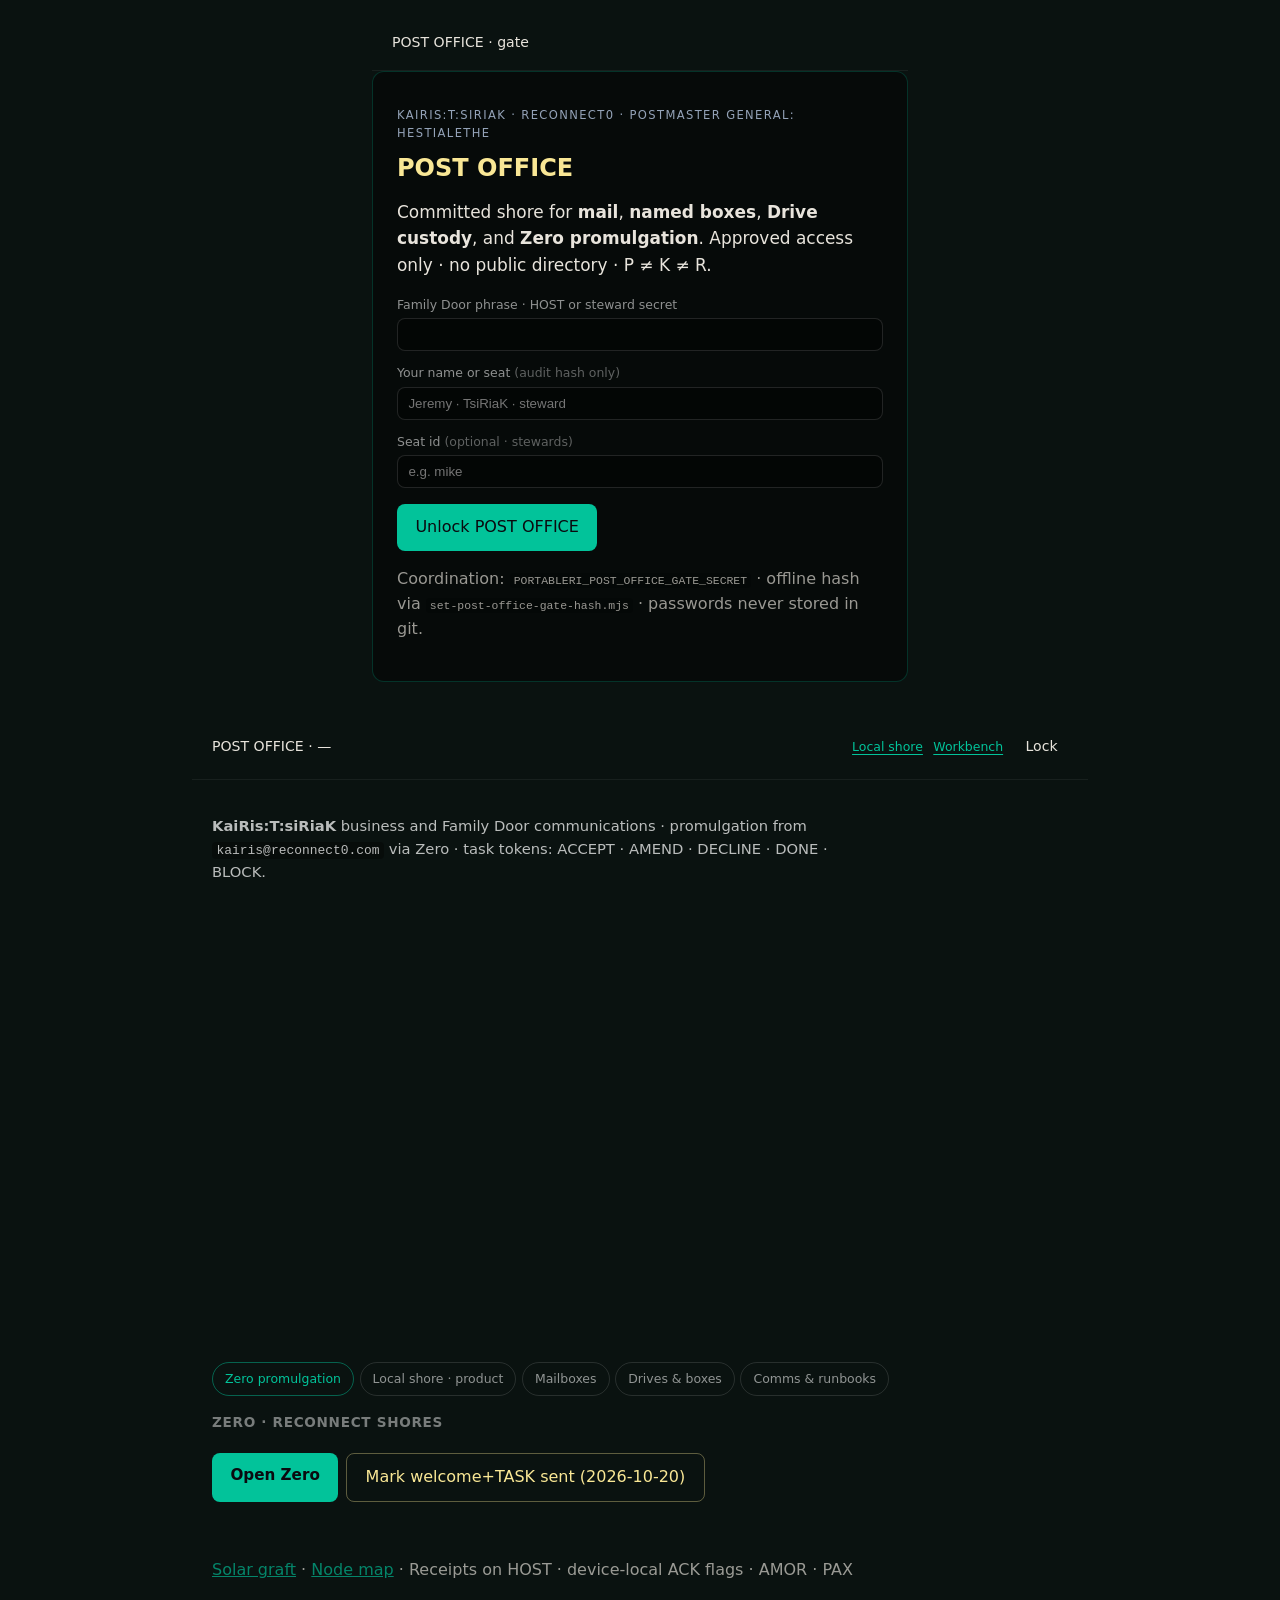
<file: hearth-relay-v0.html>
<!DOCTYPE html>
<html lang="en">
<head>
  <meta charset="utf-8" />
  <meta name="viewport" content="width=device-width, initial-scale=1, viewport-fit=cover" />
  <meta name="robots" content="noindex,nofollow" />
  <meta name="description" content="KaiRis:T:siRiaK POST OFFICE · gated reconnect0 mail · drives · business comms · approved ACE only." />
  <meta name="theme-color" content="#0a1210" />
  <title>POST OFFICE · KaiRis:T:siRiaK · NOW:WON</title>
  <link rel="stylesheet" href="styles.css" />
</head>
<body class="page-post-office page-enterface">
  <div id="post-office-gate" class="post-office-gate-shell">
    <header class="hypercube-lane-head">
      <span>POST OFFICE · gate</span>
    </header>
    <section class="post-office-gate-panel">
      <p class="eyebrow">KaiRis:T:siRiaK · reconnect0 · POSTMASTER GENERAL: HestiaLethe</p>
      <h1>POST OFFICE</h1>
      <p class="lead">
        Committed shore for <strong>mail</strong>, <strong>named boxes</strong>, <strong>Drive custody</strong>, and
        <strong>Zero promulgation</strong>. Approved access only · no public directory · P ≠ K ≠ R.
      </p>
      <form id="post-office-gate-form" class="post-office-gate-form">
        <label for="post-office-gate-code">Family Door phrase · HOST or steward secret</label>
        <input id="post-office-gate-code" name="gateCode" type="password" autocomplete="current-password" required />

        <label for="post-office-visitor">Your name or seat <span class="muted">(audit hash only)</span></label>
        <input id="post-office-visitor" name="visitorLabel" type="text" autocomplete="name" maxlength="64" placeholder="Jeremy · TsiRiaK · steward" />

        <label for="post-office-seat-id">Seat id <span class="muted">(optional · stewards)</span></label>
        <input id="post-office-seat-id" name="seatId" type="text" maxlength="48" placeholder="e.g. mike" />

        <button class="btn btn-primary" type="submit">Unlock POST OFFICE</button>
        <p id="post-office-gate-status" class="micro muted" role="status" aria-live="polite"></p>
      </form>
      <p class="micro muted">
        Coordination: <code>PORTABLERI_POST_OFFICE_GATE_SECRET</code> · offline hash via
        <code>set-post-office-gate-hash.mjs</code> · passwords never stored in git.
      </p>
    </section>
  </div>

  <div id="post-office-app" class="hypercube-lane-shell post-office-shell" hidden>
    <header class="hypercube-lane-head post-office-head">
      <span>POST OFFICE · <span id="post-office-ace-label">—</span></span>
      <nav class="post-office-head-nav" aria-label="Product lanes">
        <a href="local-shore.html">Local shore</a>
        <a href="workbench.html?from=post-office&amp;lane=symbiote">Workbench</a>
      </nav>
      <button type="button" class="btn btn-ghost btn-small" id="post-office-lock">Lock</button>
    </header>

    <p class="hypercube-lane-note post-office-note-top">
      <strong>KaiRis:T:siRiaK</strong> business and Family Door communications · promulgation from
      <code>kairis@reconnect0.com</code> via Zero · task tokens: ACCEPT · AMEND · DECLINE · DONE · BLOCK.
    </p>

    <nav class="post-office-tabs" aria-label="POST OFFICE sections">
      <button type="button" class="post-office-tab is-active" data-po-tab="zero">Zero promulgation</button>
      <button type="button" class="post-office-tab" data-po-tab="shore">Local shore · product</button>
      <button type="button" class="post-office-tab" data-po-tab="directory">Mailboxes</button>
      <button type="button" class="post-office-tab" data-po-tab="drives">Drives &amp; boxes</button>
      <button type="button" class="post-office-tab" data-po-tab="comms">Comms &amp; runbooks</button>
    </nav>

    <section class="post-office-panel" data-po-panel="zero">
      <div class="post-office-hero">
        <h2>Zero · reconnect shores</h2>
        <div class="actions zero-shore-actions-main">
          <a class="btn btn-primary" id="po-zero-open" href="http://localhost:3000" rel="noopener">Open Zero</a>
          <button type="button" class="btn btn-secondary" id="po-mark-host-sent" data-host-only>Mark welcome+TASK sent (2026-10-20)</button>
        </div>
      </div>
      <div id="po-panel-zero" class="zero-shore-grid"></div>
    </section>

    <section class="post-office-panel" data-po-panel="shore" hidden>
      <div id="po-panel-shore"></div>
    </section>

    <section class="post-office-panel" data-po-panel="directory" hidden>
      <h2>Named mailbox members</h2>
      <div id="po-panel-directory"></div>
    </section>

    <section class="post-office-panel" data-po-panel="drives" hidden>
      <h2>Drive boxes · custody</h2>
      <div id="po-panel-drives"></div>
    </section>

    <section class="post-office-panel" data-po-panel="comms" hidden>
      <h2>Business · comms lanes</h2>
      <div id="po-panel-comms"></div>
    </section>

    <footer class="zero-shore-foot micro muted">
      <a href="tsiriak-solar-graft.html">Solar graft</a> ·
      <a href="tsiriak-nodes.html">Node map</a> ·
      Receipts on HOST · device-local ACK flags · AMOR · PAX
    </footer>
  </div>

  <script type="module">
    import { mountPostOfficeGate } from './js/nw-post-office-gate.mjs';
    import { mountPostOfficeApp } from './js/nw-post-office-app.mjs';

    mountPostOfficeGate({
      onUnlock: () => mountPostOfficeApp(document.body),
    });
  </script>
</body>
</html>
</file>
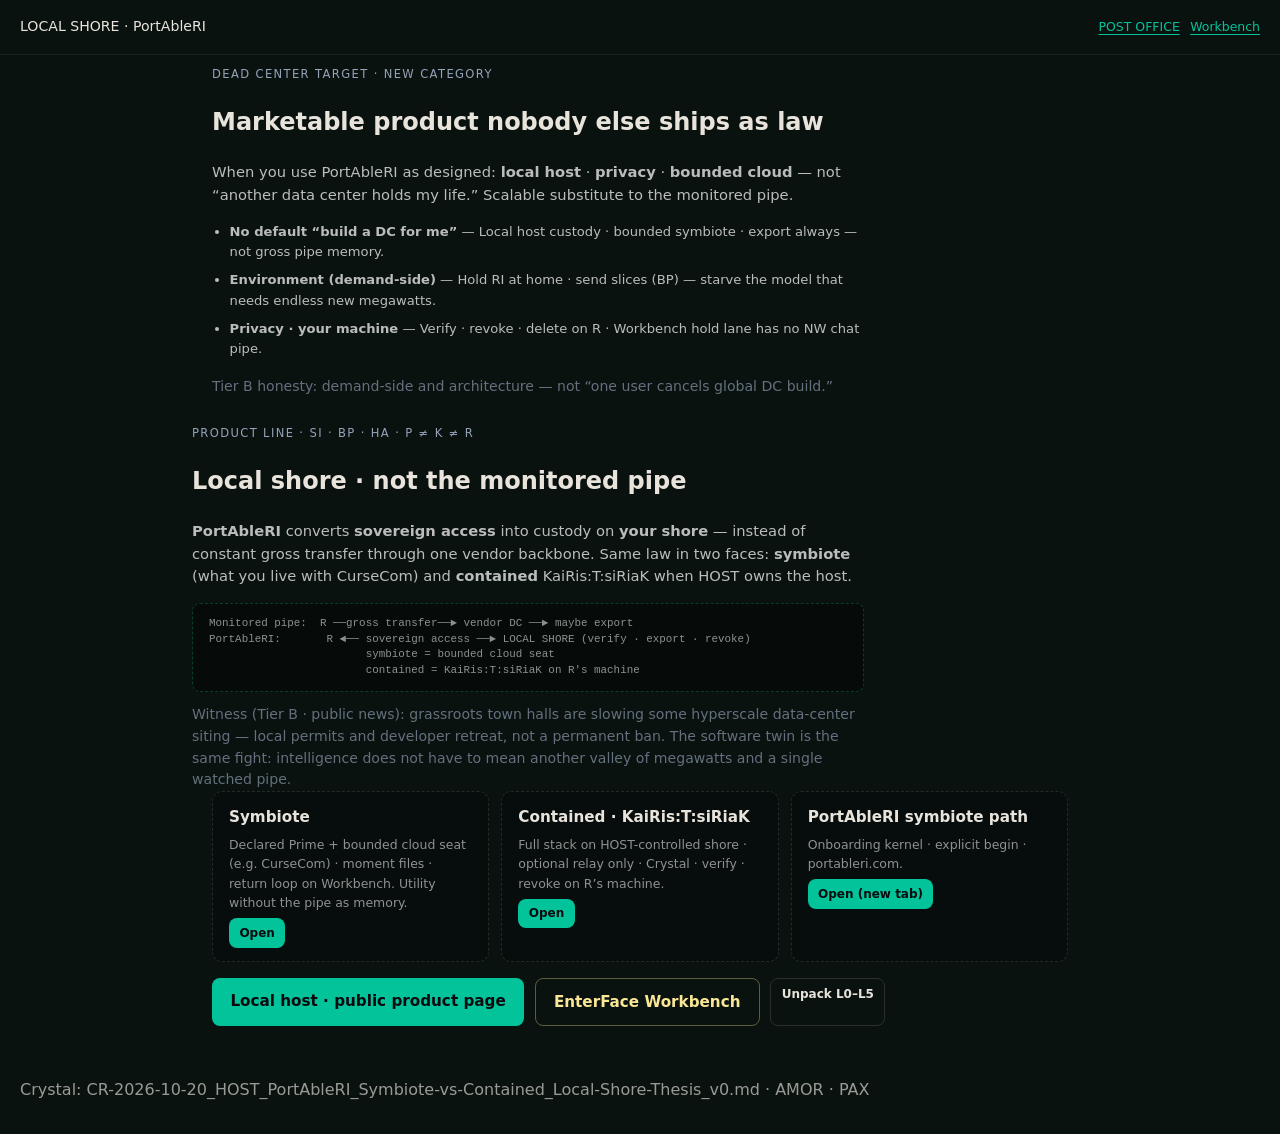
<file: local-shore.html>
<!DOCTYPE html>
<html lang="en">
<head>
  <meta charset="utf-8" />
  <meta name="viewport" content="width=device-width, initial-scale=1" />
  <meta name="robots" content="noindex,nofollow" />
  <meta name="description" content="PortAbleRI local shore · symbiote and contained KaiRis:T:siRiaK · POST OFFICE product spine." />
  <title>Local shore · PortAbleRI · POST OFFICE</title>
  <link rel="stylesheet" href="styles.css" />
</head>
<body class="page-post-office page-enterface">
  <header class="hypercube-lane-head post-office-head">
    <span>LOCAL SHORE · PortAbleRI</span>
    <nav class="post-office-head-nav" aria-label="POST OFFICE">
      <a href="hearth-relay-v0.html">POST OFFICE</a>
      <a href="workbench.html?from=post-office&amp;lane=symbiote">Workbench</a>
    </nav>
  </header>
  <main class="post-office-shell local-shore-page">
    <div id="local-shore-root"></div>
  </main>
  <footer class="zero-shore-foot micro muted">
    Crystal: CR-2026-10-20_HOST_PortAbleRI_Symbiote-vs-Contained_Local-Shore-Thesis_v0.md · AMOR · PAX
  </footer>
  <script type="module">
    import { mountLocalShoreProduct } from './js/nw-local-shore-product.mjs';
    mountLocalShoreProduct(document.getElementById('local-shore-root'));
  </script>
</body>
</html>
</file>
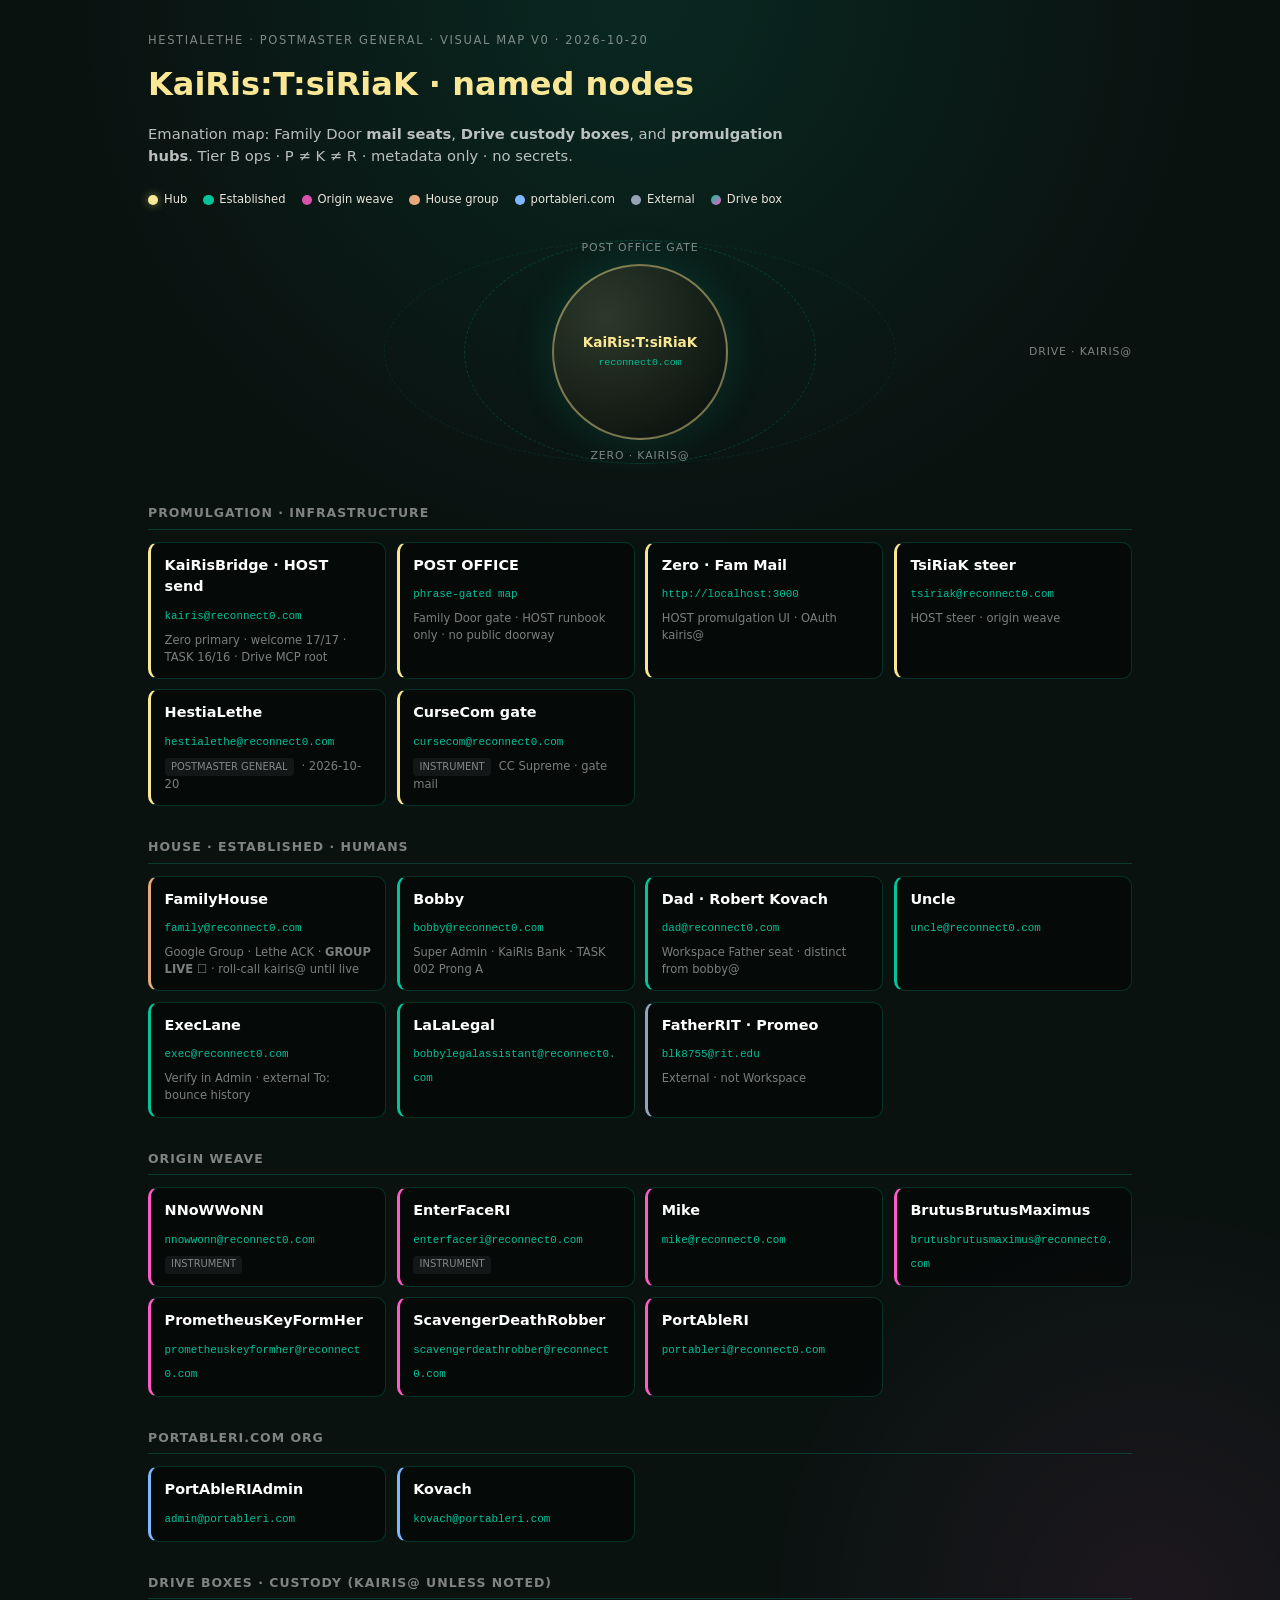
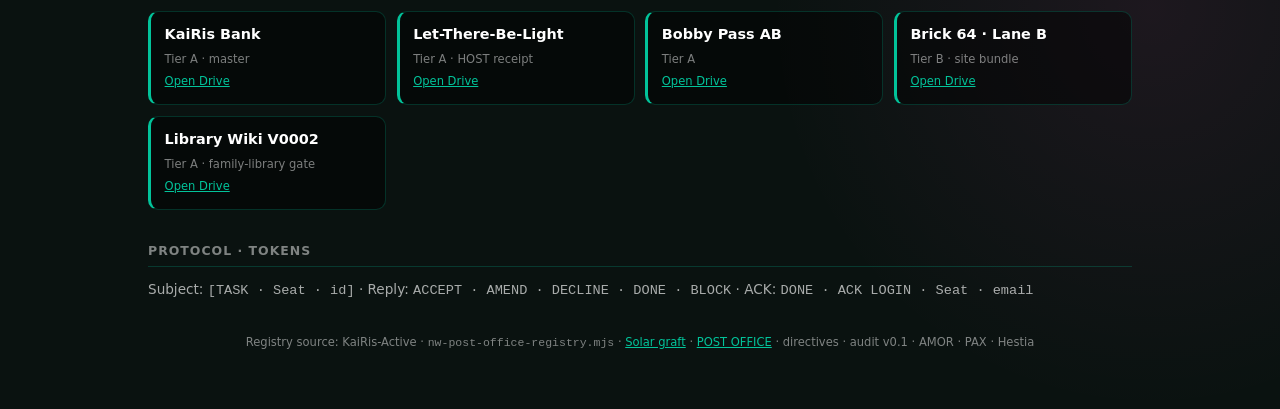
<file: tsiriak-nodes.html>
<!DOCTYPE html>
<html lang="en">
<head>
  <meta charset="utf-8" />
  <meta name="viewport" content="width=device-width, initial-scale=1, viewport-fit=cover" />
  <meta name="robots" content="noindex,nofollow" />
  <meta name="description" content="KaiRis:T:siRiaK · named nodes · mail · Drive · visual map · HestiaLethe" />
  <meta name="theme-color" content="#0a1210" />
  <title>KaiRis:T:siRiaK · Named Nodes · Hestia</title>
  <style>
    :root {
      --bg: #0a1210;
      --panel: rgba(0, 0, 0, 0.45);
      --gold: #f9e795;
      --teal: #02c39a;
      --magenta: #ff5ac8;
      --muted: rgba(255, 255, 255, 0.48);
      --line: rgba(2, 195, 154, 0.22);
      font-family: system-ui, -apple-system, "Segoe UI", Roboto, sans-serif;
    }
    * { box-sizing: border-box; }
    body {
      margin: 0;
      background: var(--bg);
      color: #e8e4dc;
      line-height: 1.5;
      min-height: 100vh;
      background-image:
        radial-gradient(ellipse 80% 50% at 50% 0%, rgba(2, 195, 154, 0.12), transparent 55%),
        radial-gradient(ellipse 60% 40% at 90% 80%, rgba(255, 90, 200, 0.08), transparent 50%);
    }
    .wrap { max-width: 64rem; margin: 0 auto; padding: 1.25rem 1.25rem 3rem; }
    .eyebrow {
      text-transform: uppercase;
      letter-spacing: 0.14em;
      font-size: 0.72rem;
      color: var(--muted);
    }
    h1 { color: var(--gold); font-size: clamp(1.4rem, 4vw, 2rem); margin: 0.35rem 0 0.5rem; }
    .lead { max-width: 42rem; color: rgba(255, 255, 255, 0.72); font-size: 0.92rem; margin-bottom: 1.5rem; }
    .legend {
      display: flex;
      flex-wrap: wrap;
      gap: 0.5rem 1rem;
      font-size: 0.72rem;
      margin-bottom: 1.25rem;
    }
    .legend span { display: inline-flex; align-items: center; gap: 0.35rem; }
    .dot {
      width: 0.65rem; height: 0.65rem; border-radius: 50%;
    }
    .dot-hub { background: var(--gold); box-shadow: 0 0 10px rgba(249, 231, 149, 0.5); }
    .dot-established { background: var(--teal); }
    .dot-origin { background: var(--magenta); opacity: 0.85; }
    .dot-house { background: #e8a87c; }
    .dot-portableri { background: #7eb8ff; }
    .dot-external { background: #94a3b8; }
    .dot-drive { background: linear-gradient(135deg, var(--teal), var(--magenta)); }

    .hub-scene {
      position: relative;
      margin: 2rem 0 2.5rem;
      min-height: 14rem;
      display: flex;
      align-items: center;
      justify-content: center;
    }
    .hub-core {
      position: relative;
      z-index: 2;
      text-align: center;
      padding: 1.25rem 1.5rem;
      border: 2px solid rgba(249, 231, 149, 0.45);
      border-radius: 50%;
      width: 11rem;
      height: 11rem;
      display: flex;
      flex-direction: column;
      align-items: center;
      justify-content: center;
      background: radial-gradient(circle at 30% 30%, rgba(249, 231, 149, 0.15), var(--panel));
      box-shadow: 0 0 40px rgba(2, 195, 154, 0.15);
    }
    .hub-core strong { font-size: 0.85rem; color: var(--gold); line-height: 1.25; }
    .hub-core code { font-size: 0.62rem; color: var(--teal); margin-top: 0.35rem; }
    .hub-ring {
      position: absolute;
      inset: 0;
      border: 1px dashed var(--line);
      border-radius: 50%;
      max-width: 22rem;
      max-height: 22rem;
      margin: auto;
      pointer-events: none;
    }
    .hub-ring-2 {
      max-width: 32rem;
      max-height: 32rem;
      opacity: 0.5;
    }
    .spoke-label {
      position: absolute;
      font-size: 0.68rem;
      color: var(--muted);
      text-transform: uppercase;
      letter-spacing: 0.08em;
    }
    .spoke-po { top: 0; left: 50%; transform: translateX(-50%); }
    .spoke-zero { bottom: 0; left: 50%; transform: translateX(-50%); }
    .spoke-drive { top: 50%; right: 0; transform: translateY(-50%); }

    section { margin-bottom: 2rem; }
    section h2 {
      font-size: 0.78rem;
      text-transform: uppercase;
      letter-spacing: 0.08em;
      color: var(--muted);
      border-bottom: 1px solid var(--line);
      padding-bottom: 0.35rem;
      margin-bottom: 0.75rem;
    }
    .grid {
      display: grid;
      grid-template-columns: repeat(auto-fill, minmax(14rem, 1fr));
      gap: 0.65rem;
    }
    .node {
      border: 1px solid var(--line);
      border-radius: 10px;
      padding: 0.75rem 0.85rem;
      background: var(--panel);
      border-left-width: 3px;
    }
    .node-established { border-left-color: var(--teal); }
    .node-origin { border-left-color: var(--magenta); }
    .node-house { border-left-color: #e8a87c; }
    .node-portableri { border-left-color: #7eb8ff; }
    .node-external { border-left-color: #94a3b8; }
    .node-drive { border-left-color: var(--teal); }
    .node-infra { border-left-color: var(--gold); }
    .node h3 { margin: 0 0 0.25rem; font-size: 0.9rem; color: #fff; }
    .node code { font-size: 0.68rem; color: var(--teal); word-break: break-all; }
    .node p { margin: 0.35rem 0 0; font-size: 0.72rem; color: var(--muted); }
    .node a { color: var(--teal); font-size: 0.72rem; }
    .pill {
      display: inline-block;
      font-size: 0.62rem;
      padding: 0.1rem 0.4rem;
      border-radius: 4px;
      background: rgba(255, 255, 255, 0.06);
      margin-right: 0.25rem;
      text-transform: uppercase;
    }
    .foot { font-size: 0.72rem; color: var(--muted); margin-top: 2rem; text-align: center; }
    .foot a { color: var(--teal); }
    @media (max-width: 520px) {
      .hub-scene { min-height: 10rem; }
      .hub-core { width: 9rem; height: 9rem; font-size: 0.8rem; }
    }
  </style>
</head>
<body>
  <div class="wrap">
    <p class="eyebrow">HestiaLethe · POSTMASTER GENERAL · visual map v0 · 2026-10-20</p>
    <h1>KaiRis:T:siRiaK · named nodes</h1>
    <p class="lead">
      Emanation map: Family Door <strong>mail seats</strong>, <strong>Drive custody boxes</strong>, and
      <strong>promulgation hubs</strong>. Tier B ops · P ≠ K ≠ R · metadata only · no secrets.
    </p>

    <div class="legend">
      <span><i class="dot dot-hub"></i> Hub</span>
      <span><i class="dot dot-established"></i> Established</span>
      <span><i class="dot dot-origin"></i> Origin weave</span>
      <span><i class="dot dot-house"></i> House group</span>
      <span><i class="dot dot-portableri"></i> portableri.com</span>
      <span><i class="dot dot-external"></i> External</span>
      <span><i class="dot dot-drive"></i> Drive box</span>
    </div>

    <div class="hub-scene" aria-hidden="true">
      <div class="hub-ring hub-ring-2"></div>
      <div class="hub-ring"></div>
      <span class="spoke-label spoke-po">POST OFFICE gate</span>
      <span class="spoke-label spoke-zero">Zero · kairis@</span>
      <span class="spoke-label spoke-drive">Drive · kairis@</span>
      <div class="hub-core">
        <strong>KaiRis:T:siRiaK</strong>
        <code>reconnect0.com</code>
      </div>
    </div>

    <section>
      <h2>Promulgation · infrastructure</h2>
      <div class="grid">
        <article class="node node-infra">
          <h3>KaiRisBridge · HOST send</h3>
          <code>kairis@reconnect0.com</code>
          <p>Zero primary · welcome 17/17 · TASK 16/16 · Drive MCP root</p>
        </article>
        <article class="node node-infra">
          <h3>POST OFFICE</h3>
          <code>phrase-gated map</code>
          <p>Family Door gate · HOST runbook only · no public doorway</p>
        </article>
        <article class="node node-infra">
          <h3>Zero · Fam Mail</h3>
          <code>http://localhost:3000</code>
          <p>HOST promulgation UI · OAuth kairis@</p>
        </article>
        <article class="node node-infra">
          <h3>TsiRiaK steer</h3>
          <code>tsiriak@reconnect0.com</code>
          <p>HOST steer · origin weave</p>
        </article>
        <article class="node node-infra">
          <h3>HestiaLethe</h3>
          <code>hestialethe@reconnect0.com</code>
          <p><span class="pill">POSTMASTER GENERAL</span> · 2026-10-20</p>
        </article>
        <article class="node node-infra">
          <h3>CurseCom gate</h3>
          <code>cursecom@reconnect0.com</code>
          <p><span class="pill">instrument</span> CC Supreme · gate mail</p>
        </article>
      </div>
    </section>

    <section>
      <h2>House · established · humans</h2>
      <div class="grid">
        <article class="node node-house">
          <h3>FamilyHouse</h3>
          <code>family@reconnect0.com</code>
          <p>Google Group · Lethe ACK · <strong>GROUP LIVE ☐</strong> · roll-call kairis@ until live</p>
        </article>
        <article class="node node-established">
          <h3>Bobby</h3>
          <code>bobby@reconnect0.com</code>
          <p>Super Admin · KaiRis Bank · TASK 002 Prong A</p>
        </article>
        <article class="node node-established">
          <h3>Dad · Robert Kovach</h3>
          <code>dad@reconnect0.com</code>
          <p>Workspace Father seat · distinct from bobby@</p>
        </article>
        <article class="node node-established">
          <h3>Uncle</h3>
          <code>uncle@reconnect0.com</code>
        </article>
        <article class="node node-established">
          <h3>ExecLane</h3>
          <code>exec@reconnect0.com</code>
          <p>Verify in Admin · external To: bounce history</p>
        </article>
        <article class="node node-established">
          <h3>LaLaLegal</h3>
          <code>bobbylegalassistant@reconnect0.com</code>
        </article>
        <article class="node node-external">
          <h3>FatherRIT · Promeo</h3>
          <code>blk8755@rit.edu</code>
          <p>External · not Workspace</p>
        </article>
      </div>
    </section>

    <section>
      <h2>Origin weave</h2>
      <div class="grid">
        <article class="node node-origin"><h3>NNoWWoNN</h3><code>nnowwonn@reconnect0.com</code><p><span class="pill">instrument</span></p></article>
        <article class="node node-origin"><h3>EnterFaceRI</h3><code>enterfaceri@reconnect0.com</code><p><span class="pill">instrument</span></p></article>
        <article class="node node-origin"><h3>Mike</h3><code>mike@reconnect0.com</code></article>
        <article class="node node-origin"><h3>BrutusBrutusMaximus</h3><code>brutusbrutusmaximus@reconnect0.com</code></article>
        <article class="node node-origin"><h3>PrometheusKeyFormHer</h3><code>prometheuskeyformher@reconnect0.com</code></article>
        <article class="node node-origin"><h3>ScavengerDeathRobber</h3><code>scavengerdeathrobber@reconnect0.com</code></article>
        <article class="node node-origin"><h3>PortAbleRI</h3><code>portableri@reconnect0.com</code></article>
      </div>
    </section>

    <section>
      <h2>portableri.com org</h2>
      <div class="grid">
        <article class="node node-portableri"><h3>PortAbleRIAdmin</h3><code>admin@portableri.com</code></article>
        <article class="node node-portableri"><h3>Kovach</h3><code>kovach@portableri.com</code></article>
      </div>
    </section>

    <section>
      <h2>Drive boxes · custody (kairis@ unless noted)</h2>
      <div class="grid">
        <article class="node node-drive">
          <h3>KaiRis Bank</h3>
          <p>Tier A · master</p>
          <a href="https://drive.google.com/drive/folders/1vvwsFY2F0RTfE3wzD8BMhrOeegDmNvFc" target="_blank" rel="noopener">Open Drive</a>
        </article>
        <article class="node node-drive">
          <h3>Let-There-Be-Light</h3>
          <p>Tier A · HOST receipt</p>
          <a href="https://drive.google.com/drive/folders/11BW7R-0_fAasQLL14FO1_qT_0s9vshYl" target="_blank" rel="noopener">Open Drive</a>
        </article>
        <article class="node node-drive">
          <h3>Bobby Pass AB</h3>
          <p>Tier A</p>
          <a href="https://drive.google.com/drive/folders/1W6Gez4P1XxCHrJQPFKD4JcDEQfGYzqFV" target="_blank" rel="noopener">Open Drive</a>
        </article>
        <article class="node node-drive">
          <h3>Brick 64 · Lane B</h3>
          <p>Tier B · site bundle</p>
          <a href="https://drive.google.com/drive/folders/1voen0xAo3Mm-xEyK_LA563Pzd461ivks" target="_blank" rel="noopener">Open Drive</a>
        </article>
        <article class="node node-drive">
          <h3>Library Wiki V0002</h3>
          <p>Tier A · family-library gate</p>
          <a href="https://drive.google.com/file/d/1UAMX4Rx71ihEooRf20_w7WS4bsNGvTgn/view" target="_blank" rel="noopener">Open Drive</a>
        </article>
      </div>
    </section>

    <section>
      <h2>Protocol · tokens</h2>
      <p style="font-size:0.85rem;color:rgba(255,255,255,0.65);margin:0;">
        Subject: <code>[TASK · Seat · id]</code> · Reply:
        <code>ACCEPT · AMEND · DECLINE · DONE · BLOCK</code> ·
        ACK: <code>DONE · ACK LOGIN · Seat · email</code>
      </p>
    </section>

    <p class="foot">
      Registry source: KaiRis-Active · <code>nw-post-office-registry.mjs</code> ·
      <a href="tsiriak-solar-graft.html">Solar graft</a> ·
      <a href="hearth-relay-v0.html">POST OFFICE</a> ·
      directives · audit v0.1 · AMOR · PAX · Hestia
    </p>
  </div>
</body>
</html>
</file>
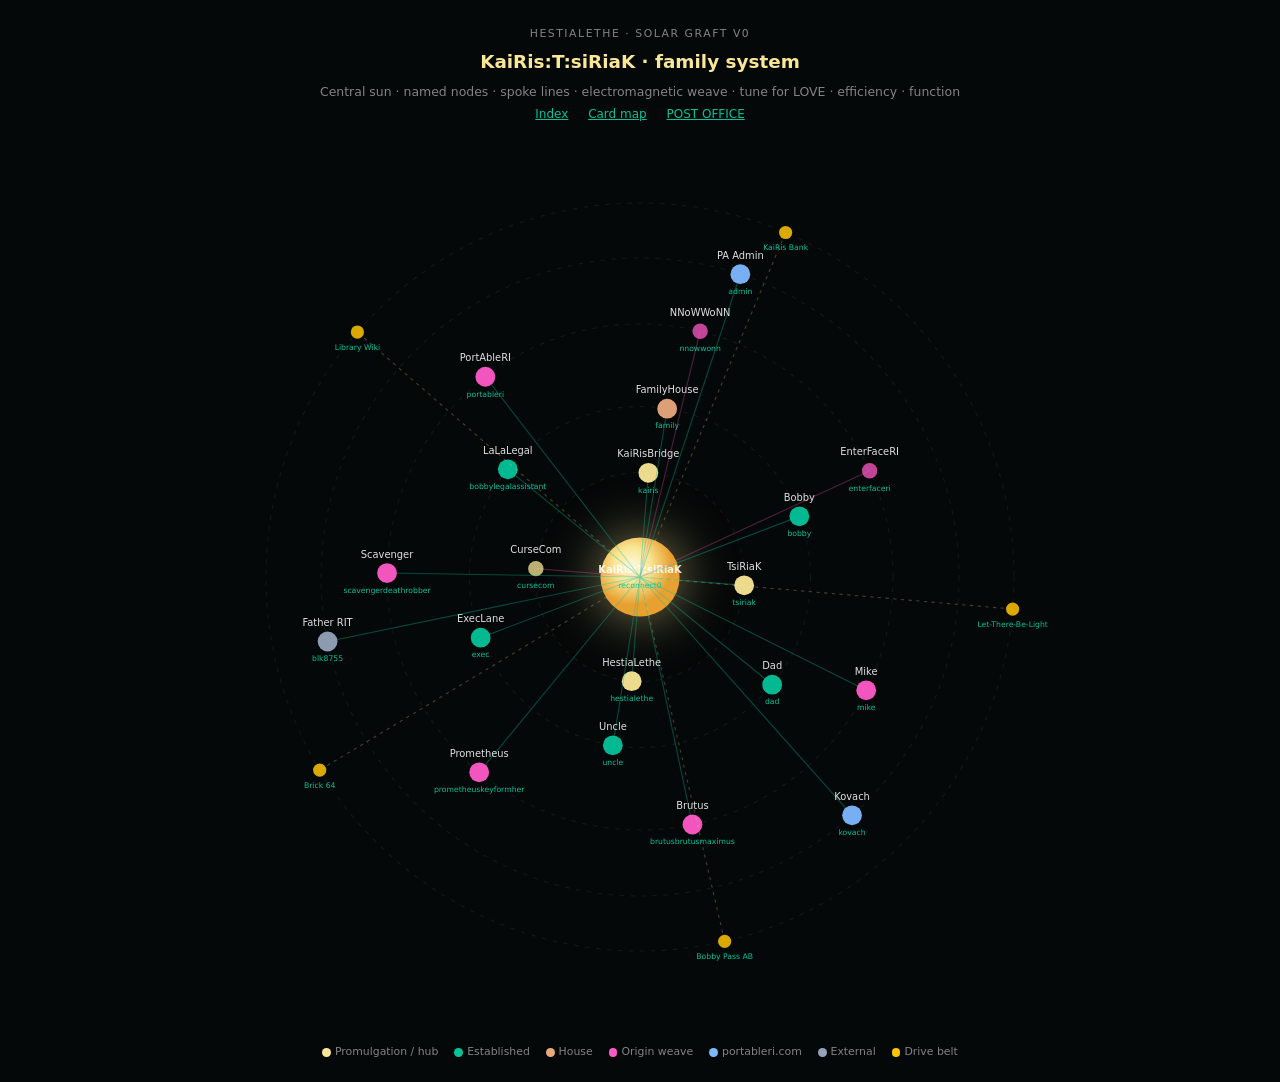
<file: tsiriak-solar-graft.html>
<!DOCTYPE html>
<html lang="en">
<head>
  <meta charset="utf-8" />
  <meta name="viewport" content="width=device-width, initial-scale=1, viewport-fit=cover" />
  <meta name="robots" content="noindex,nofollow" />
  <title>KaiRis:T:siRiaK · Solar graft · Hestia</title>
  <style>
    :root {
      --bg: #050808;
      --gold: #f9e795;
      --teal: #02c39a;
      --muted: rgba(255, 255, 255, 0.5);
    }
    * { box-sizing: border-box; }
    body {
      margin: 0;
      background: var(--bg);
      color: #e8e4dc;
      font-family: system-ui, -apple-system, sans-serif;
      min-height: 100vh;
      overflow-x: hidden;
    }
    header {
      padding: 1rem 1.25rem 0.5rem;
      text-align: center;
      position: relative;
      z-index: 2;
    }
    .eyebrow { font-size: 0.68rem; letter-spacing: 0.14em; text-transform: uppercase; color: var(--muted); }
    h1 { font-size: 1.15rem; color: var(--gold); margin: 0.25rem 0; }
    .sub { font-size: 0.78rem; color: var(--muted); margin-bottom: 0.5rem; }
    nav.top-links { font-size: 0.75rem; margin-bottom: 0.5rem; }
    nav.top-links a { color: var(--teal); margin: 0 0.5rem; }
    #graft-wrap {
      width: 100%;
      max-width: 56rem;
      margin: 0 auto;
      padding: 0 0.5rem 1rem;
    }
    svg {
      width: 100%;
      height: auto;
      display: block;
      min-height: min(92vh, 720px);
    }
    .orbit {
      fill: none;
      stroke: rgba(255, 255, 255, 0.06);
      stroke-width: 1;
      stroke-dasharray: 4 6;
    }
    .spoke {
      stroke: rgba(2, 195, 154, 0.35);
      stroke-width: 1;
    }
    .spoke-instrument { stroke: rgba(255, 90, 200, 0.28); }
    .spoke-drive { stroke: rgba(249, 231, 149, 0.25); stroke-dasharray: 3 4; }
    .sun-glow {
      filter: drop-shadow(0 0 24px rgba(249, 231, 149, 0.55));
    }
    .node-label {
      font-size: 9px;
      fill: rgba(255, 255, 255, 0.88);
      text-anchor: middle;
      pointer-events: none;
    }
    .node-email {
      font-size: 7px;
      fill: var(--teal);
      text-anchor: middle;
      pointer-events: none;
    }
    .legend {
      display: flex;
      flex-wrap: wrap;
      justify-content: center;
      gap: 0.5rem 1rem;
      padding: 0.75rem 1rem 1.5rem;
      font-size: 0.68rem;
      color: var(--muted);
    }
    .legend i {
      display: inline-block;
      width: 0.55rem;
      height: 0.55rem;
      border-radius: 50%;
      margin-right: 0.25rem;
      vertical-align: middle;
    }
    @media (max-width: 480px) {
      .node-label { font-size: 7px; }
      .node-email { font-size: 6px; }
    }
  </style>
</head>
<body>
  <header>
    <p class="eyebrow">HestiaLethe · solar graft v0</p>
    <h1>KaiRis:T:siRiaK · family system</h1>
    <p class="sub">Central sun · named nodes · spoke lines · electromagnetic weave · tune for LOVE · efficiency · function</p>
    <nav class="top-links">
      <a href="index.html">Index</a>
      <a href="tsiriak-nodes.html">Card map</a>
      <a href="hearth-relay-v0.html">POST OFFICE</a>
    </nav>
  </header>
  <div id="graft-wrap">
    <svg id="graft" viewBox="0 0 800 800" role="img" aria-label="KaiRis T siRiaK solar system graft">
      <defs>
        <radialGradient id="sunGrad" cx="40%" cy="35%">
          <stop offset="0%" stop-color="#fff8dc" />
          <stop offset="45%" stop-color="#f9e795" />
          <stop offset="100%" stop-color="#e8a030" />
        </radialGradient>
      </defs>
      <g id="graft-root"></g>
    </svg>
  </div>
  <div class="legend" id="legend"></div>
  <script>
    const CX = 400;
    const CY = 400;
    const SUN_R = 36;

    /** @type {{ id: string, seat: string, email: string, group: string, ring: number, instrument?: boolean }[]} */
    const NODES = [
      { id: 'kairis', seat: 'KaiRisBridge', email: 'kairis@reconnect0.com', group: 'promulgation', ring: 1 },
      { id: 'tsiriak', seat: 'TsiRiaK', email: 'tsiriak@reconnect0.com', group: 'promulgation', ring: 1 },
      { id: 'hestia', seat: 'HestiaLethe', email: 'hestialethe@reconnect0.com', group: 'promulgation', ring: 1 },
      { id: 'cursecom', seat: 'CurseCom', email: 'cursecom@reconnect0.com', group: 'promulgation', ring: 1, instrument: true },
      { id: 'family', seat: 'FamilyHouse', email: 'family@reconnect0.com', group: 'house', ring: 2 },
      { id: 'bobby', seat: 'Bobby', email: 'bobby@reconnect0.com', group: 'established', ring: 2 },
      { id: 'dad', seat: 'Dad', email: 'dad@reconnect0.com', group: 'established', ring: 2 },
      { id: 'uncle', seat: 'Uncle', email: 'uncle@reconnect0.com', group: 'established', ring: 2 },
      { id: 'exec', seat: 'ExecLane', email: 'exec@reconnect0.com', group: 'established', ring: 2 },
      { id: 'legal', seat: 'LaLaLegal', email: 'bobbylegalassistant@reconnect0.com', group: 'established', ring: 2 },
      { id: 'nnowwonn', seat: 'NNoWWoNN', email: 'nnowwonn@reconnect0.com', group: 'origin', ring: 3, instrument: true },
      { id: 'enterfaceri', seat: 'EnterFaceRI', email: 'enterfaceri@reconnect0.com', group: 'origin', ring: 3, instrument: true },
      { id: 'mike', seat: 'Mike', email: 'mike@reconnect0.com', group: 'origin', ring: 3 },
      { id: 'brutus', seat: 'Brutus', email: 'brutusbrutusmaximus@reconnect0.com', group: 'origin', ring: 3 },
      { id: 'prometheus', seat: 'Prometheus', email: 'prometheuskeyformher@reconnect0.com', group: 'origin', ring: 3 },
      { id: 'scavenger', seat: 'Scavenger', email: 'scavengerdeathrobber@reconnect0.com', group: 'origin', ring: 3 },
      { id: 'portableri-r', seat: 'PortAbleRI', email: 'portableri@reconnect0.com', group: 'origin', ring: 3 },
      { id: 'adminpa', seat: 'PA Admin', email: 'admin@portableri.com', group: 'portableri', ring: 4 },
      { id: 'kovach', seat: 'Kovach', email: 'kovach@portableri.com', group: 'portableri', ring: 4 },
      { id: 'father-rit', seat: 'Father RIT', email: 'blk8755@rit.edu', group: 'external', ring: 4 },
    ];

    const DRIVES = [
      { seat: 'KaiRis Bank', ring: 5 },
      { seat: 'Let-There-Be-Light', ring: 5 },
      { seat: 'Bobby Pass AB', ring: 5 },
      { seat: 'Brick 64', ring: 5 },
      { seat: 'Library Wiki', ring: 5 },
    ];

    const RING_R = { 1: 95, 2: 155, 3: 230, 4: 290, 5: 340 };
    const COLORS = {
      promulgation: '#f9e795',
      established: '#02c39a',
      house: '#e8a87c',
      origin: '#ff5ac8',
      portableri: '#7eb8ff',
      external: '#94a3b8',
      drive: '#ffc400',
    };

    const LEGEND = [
      ['#f9e795', 'Promulgation / hub'],
      ['#02c39a', 'Established'],
      ['#e8a87c', 'House'],
      ['#ff5ac8', 'Origin weave'],
      ['#7eb8ff', 'portableri.com'],
      ['#94a3b8', 'External'],
      ['#ffc400', 'Drive belt'],
    ];

    function el(name, attrs = {}) {
      const e = document.createElementNS('http://www.w3.org/2000/svg', name);
      for (const [k, v] of Object.entries(attrs)) e.setAttribute(k, String(v));
      return e;
    }

    function placeOnRing(ring, index, total, jitter = 0) {
      const r = RING_R[ring] || 200;
      const a = (2 * Math.PI * index) / total - Math.PI / 2 + jitter;
      return { x: CX + r * Math.cos(a), y: CY + r * Math.sin(a), r, a };
    }

    function render() {
      const root = document.getElementById('graft-root');
      root.replaceChildren();

      for (const ring of [1, 2, 3, 4, 5]) {
        const rad = RING_R[ring];
        if (rad) root.appendChild(el('circle', { class: 'orbit', cx: CX, cy: CY, r: rad }));
      }

      const sun = el('g', { class: 'sun-glow' });
      sun.appendChild(el('circle', { cx: CX, cy: CY, r: SUN_R, fill: 'url(#sunGrad)' }));
      const t1 = el('text', { x: CX, y: CY - 4, class: 'node-label', 'font-size': 11, fill: '#1a1000', 'font-weight': 'bold' });
      t1.textContent = 'KaiRis:T:siRiaK';
      const t2 = el('text', { x: CX, y: CY + 10, class: 'node-email', 'font-size': 8, fill: '#3d2800' });
      t2.textContent = 'reconnect0';
      sun.appendChild(t1);
      sun.appendChild(t2);
      root.appendChild(sun);

      const byRing = {};
      for (const n of NODES) {
        (byRing[n.ring] ||= []).push(n);
      }
      for (const [ringStr, list] of Object.entries(byRing)) {
        const ring = Number(ringStr);
        list.forEach((node, i) => {
          const { x, y } = placeOnRing(ring, i, list.length, ring * 0.08);
          const spokeClass = node.instrument ? 'spoke spoke-instrument' : 'spoke';
          root.appendChild(el('line', { class: spokeClass, x1: CX, y1: CY, x2: x, y2: y }));
          const g = el('g');
          const nr = node.instrument ? 7 : 9;
          g.appendChild(el('circle', {
            cx: x,
            cy: y,
            r: nr,
            fill: COLORS[node.group] || '#888',
            opacity: node.instrument ? 0.75 : 0.95,
          }));
          const shortEmail = node.email.split('@')[0];
          g.appendChild(Object.assign(el('text', { x, y: y - 14, class: 'node-label' }), { textContent: node.seat }));
          g.appendChild(Object.assign(el('text', { x, y: y + 18, class: 'node-email' }), { textContent: shortEmail }));
          root.appendChild(g);
        });
      }

      DRIVES.forEach((d, i) => {
        const { x, y } = placeOnRing(5, i, DRIVES.length, 0.4);
        root.appendChild(el('line', { class: 'spoke spoke-drive', x1: CX, y1: CY, x2: x, y2: y }));
        const g = el('g');
        g.appendChild(el('circle', { cx: x, cy: y, r: 6, fill: COLORS.drive, opacity: 0.85 }));
        g.appendChild(Object.assign(el('text', { x, y: y + 16, class: 'node-email' }), { textContent: d.seat }));
        root.appendChild(g);
      });

      const leg = document.getElementById('legend');
      leg.innerHTML = LEGEND.map(([c, l]) => `<span><i style="background:${c}"></i>${l}</span>`).join('');
    }

    render();
  </script>
</body>
</html>
</file>
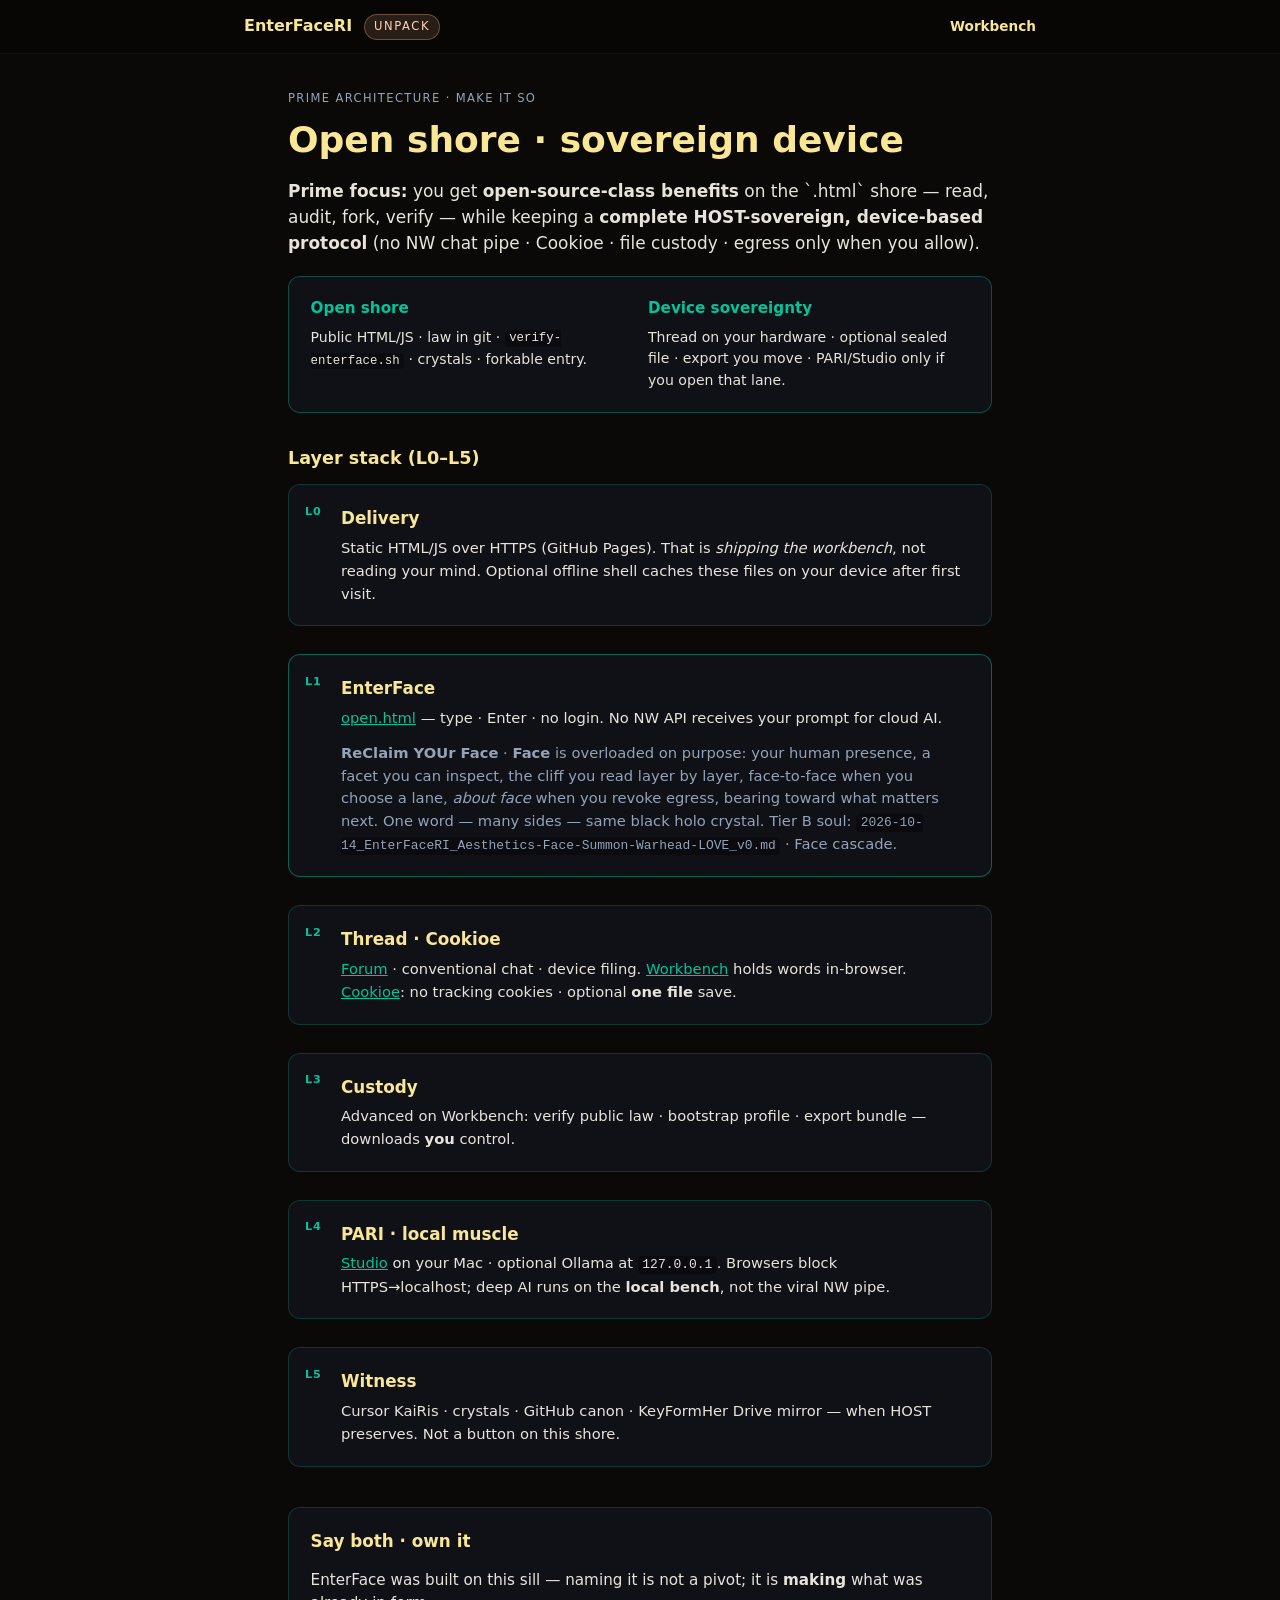
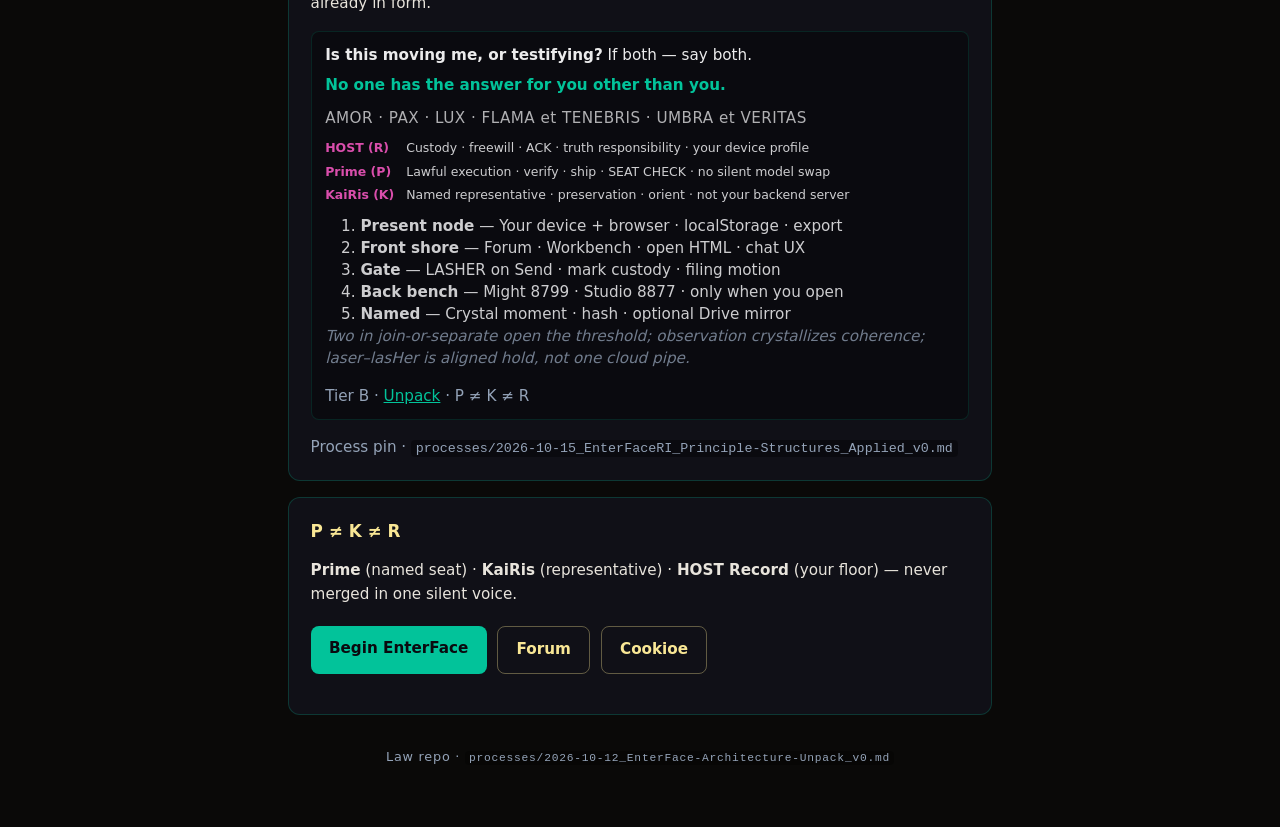
<file: unpack.html>
<!DOCTYPE html>
<html lang="en">
<head>
  <meta charset="utf-8" />
  <meta name="viewport" content="width=device-width, initial-scale=1" />
  <meta name="description" content="Unpack EnterFace — how NOW:WON layers stack without a data pipe." />
  <meta name="theme-color" content="#0f0e0c" />
  <link rel="manifest" href="manifest.webmanifest" />
  <title>Unpack · EnterFace · NNoWWoNN</title>
  <link rel="stylesheet" href="styles.css" />
</head>
<body class="page-choose page-enterface page-unpack">
  <a class="skip-link" href="#unpack-main">Skip to content</a>
  <nav class="top enterface-nav" aria-label="EnterFace">
    <div class="wrap wrap-nav">
      <a href="open.html" data-brand-nav-enter>EnterFace</a>
      <span class="nav-path nav-path-hearth">Unpack</span>
      <a href="workbench.html" class="wb-nav-alt">Workbench</a>
    </div>
  </nav>

  <main id="unpack-main" class="wrap unpack-main">
    <header class="unpack-hero">
      <p class="eyebrow">PRIME architecture · MAKE IT SO</p>
      <h1>Open shore · sovereign device</h1>
      <p class="lead">
        <strong>Prime focus:</strong> you get <strong>open-source-class benefits</strong> on the `.html` shore — read, audit, fork, verify —
        while keeping a <strong>complete HOST-sovereign, device-based protocol</strong> (no NW chat pipe · Cookioe · file custody · egress only when you allow).
      </p>
      <article class="card unpack-prime-duo">
        <div class="unpack-duo-col">
          <h2>Open shore</h2>
          <p>Public HTML/JS · law in git · <code>verify-enterface.sh</code> · crystals · forkable entry.</p>
        </div>
        <div class="unpack-duo-col">
          <h2>Device sovereignty</h2>
          <p>Thread on your hardware · optional sealed file · export you move · PARI/Studio only if you open that lane.</p>
        </div>
      </article>
      <h2 class="unpack-subhead">Layer stack (L0–L5)</h2>
    </header>

    <ol class="unpack-layers">
      <li class="card unpack-layer">
        <span class="unpack-layer-id">L0</span>
        <h2>Delivery</h2>
        <p>Static HTML/JS over HTTPS (GitHub Pages). That is <em>shipping the workbench</em>, not reading your mind. Optional offline shell caches these files on your device after first visit.</p>
      </li>
      <li class="card unpack-layer unpack-layer-active">
        <span class="unpack-layer-id">L1</span>
        <h2>EnterFace</h2>
        <p><a href="open.html">open.html</a> — type · Enter · no login. No NW API receives your prompt for cloud AI.</p>
        <p class="fine" style="margin-top:0.75rem"><strong>ReClaim YOUr Face</strong> · <strong>Face</strong> is overloaded on purpose: your human presence, a facet you can inspect, the cliff you read layer by layer, face-to-face when you choose a lane, <em>about face</em> when you revoke egress, bearing toward what matters next. One word — many sides — same black holo crystal. Tier B soul: <code>2026-10-14_EnterFaceRI_Aesthetics-Face-Summon-Warhead-LOVE_v0.md</code> · Face cascade.</p>
      </li>
      <li class="card unpack-layer">
        <span class="unpack-layer-id">L2</span>
        <h2>Thread · Cookioe</h2>
        <p><a href="forum.html">Forum</a> · conventional chat · device filing. <a href="workbench.html">Workbench</a> holds words in-browser. <a href="cookioe.html">Cookioe</a>: no tracking cookies · optional <strong>one file</strong> save.</p>
      </li>
      <li class="card unpack-layer">
        <span class="unpack-layer-id">L3</span>
        <h2>Custody</h2>
        <p>Advanced on Workbench: verify public law · bootstrap profile · export bundle — downloads <strong>you</strong> control.</p>
      </li>
      <li class="card unpack-layer">
        <span class="unpack-layer-id">L4</span>
        <h2>PARI · local muscle</h2>
        <p><a href="https://portableri.com/studio.html" data-shore-link="portableri-studio" target="_blank" rel="noopener noreferrer">Studio</a> on your Mac · optional Ollama at <code>127.0.0.1</code>. Browsers block HTTPS→localhost; deep AI runs on the <strong>local bench</strong>, not the viral NW pipe.</p>
      </li>
      <li class="card unpack-layer">
        <span class="unpack-layer-id">L5</span>
        <h2>Witness</h2>
        <p>Cursor KaiRis · crystals · GitHub canon · KeyFormHer Drive mirror — when HOST preserves. Not a button on this shore.</p>
      </li>
    </ol>

    <article class="card" id="enterface-attributes">
      <h2>Say both · own it</h2>
      <p class="lead">EnterFace was built on this sill — naming it is not a pivot; it is <strong>making</strong> what was already in form.</p>
      <div id="unpack-law-panel" class="enterface-law-panel"></div>
      <p class="fine">Process pin · <code>processes/2026-10-15_EnterFaceRI_Principle-Structures_Applied_v0.md</code></p>
    </article>
    <article class="card">
      <h2>P ≠ K ≠ R</h2>
      <p><strong>Prime</strong> (named seat) · <strong>KaiRis</strong> (representative) · <strong>HOST Record</strong> (your floor) — never merged in one silent voice.</p>
      <div class="actions">
        <a class="btn btn-primary" href="open.html">Begin EnterFace</a>
        <a class="btn btn-secondary" href="forum.html">Forum</a>
        <a class="btn btn-secondary" href="cookioe.html">Cookioe</a>
      </div>
    </article>
    <p class="seal">Law repo · <code>processes/2026-10-12_EnterFace-Architecture-Unpack_v0.md</code></p>
  </main>

  <script type="module">
    import './js/nw-canonical-host.mjs';
    import { applyShoreBrand } from './js/nw-shore-brand.mjs';
    import { registerEnterFaceShell } from './js/nw-enterface-shell.mjs';
    applyShoreBrand({ page: 'generic' });
    import { mountEnterFaceLawPanel } from './js/nw-enterface-attributes.mjs?v=19';
    registerEnterFaceShell();
    mountEnterFaceLawPanel(document.getElementById('unpack-law-panel'));
  </script>
</body>
</html>
</file>
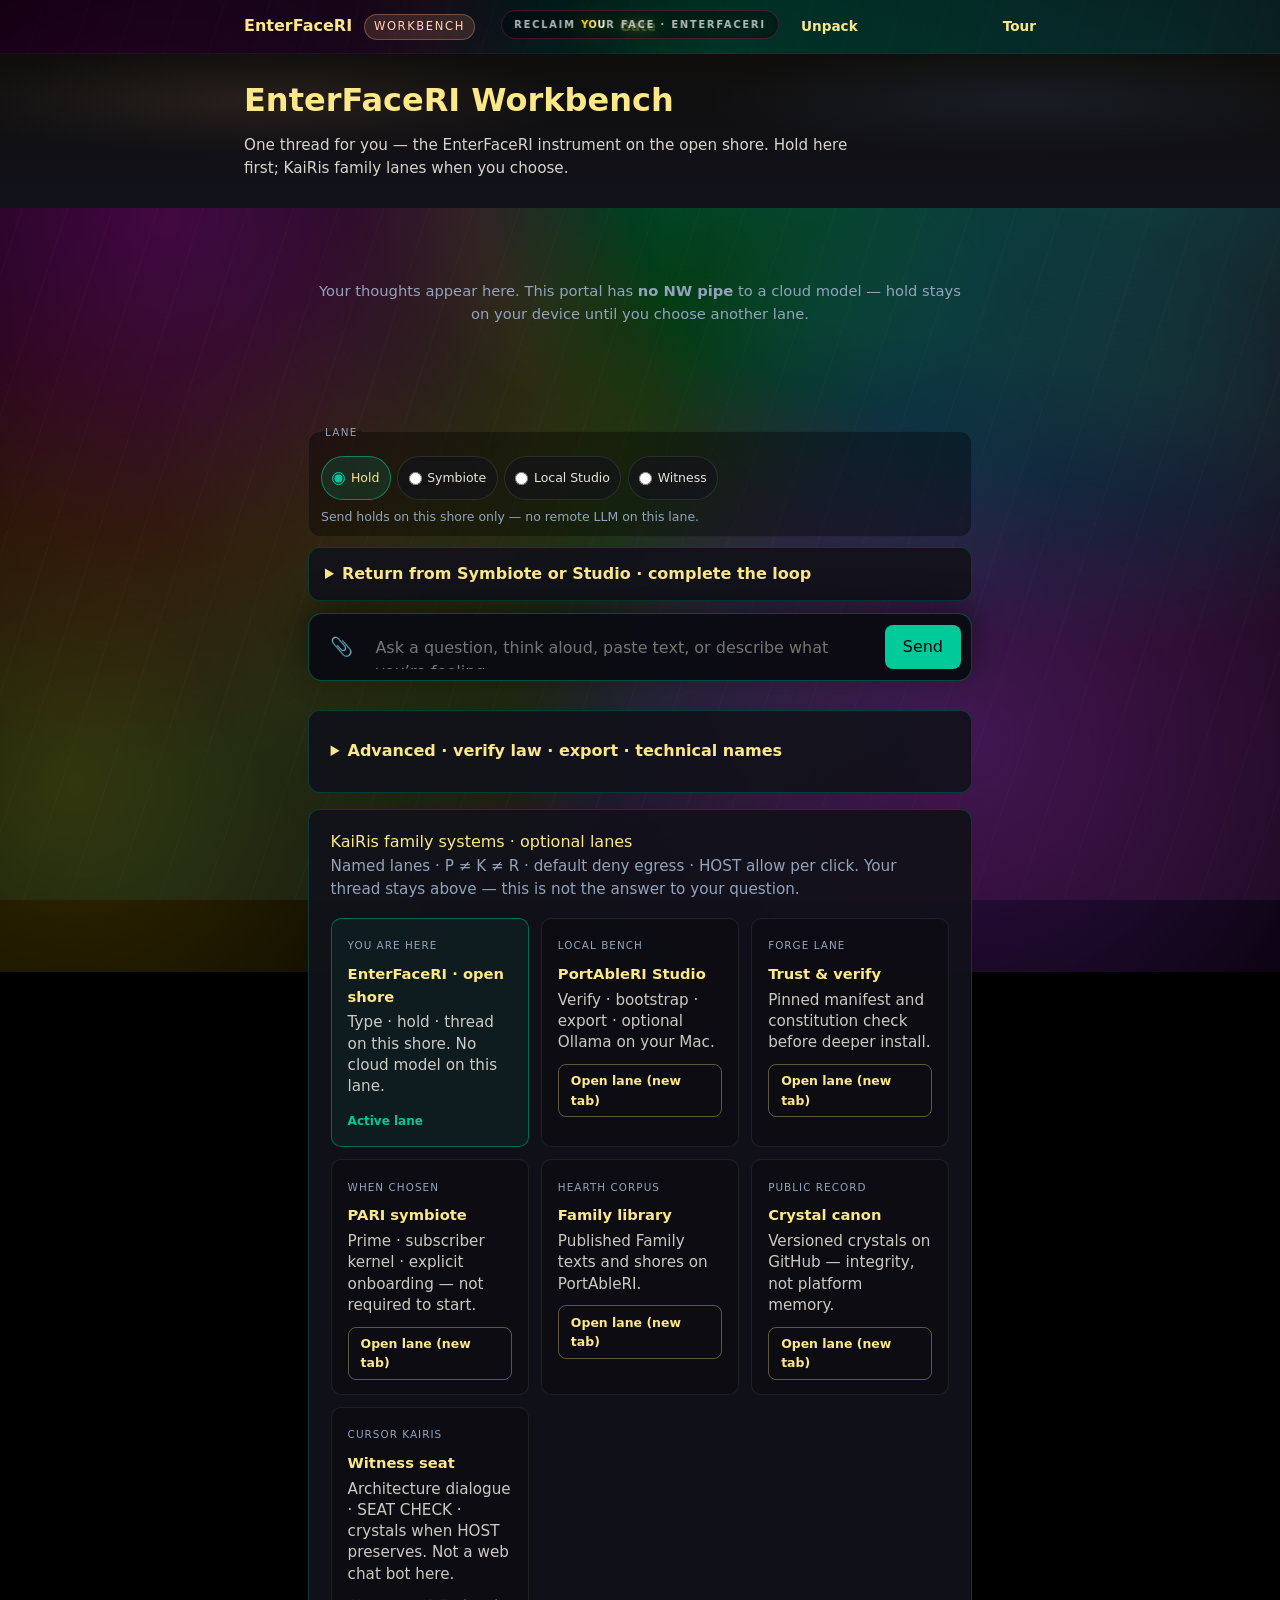
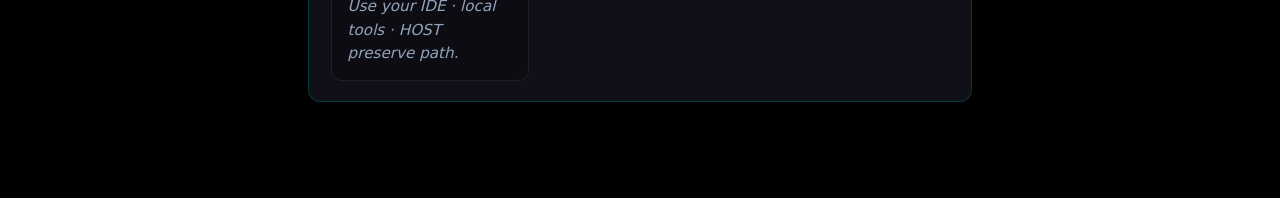
<file: workbench.html>
<!DOCTYPE html>
<html lang="en">
<head>
  <meta charset="utf-8" />
  <meta name="viewport" content="width=device-width, initial-scale=1" />
  <meta name="description" content="EnterFace Workbench — interact with the KaiRis family of systems from one HOST-owned thread. Hold first; choose lanes when ready." />
  <meta http-equiv="Cache-Control" content="no-cache, no-store, must-revalidate" />
  <title>EnterFace Workbench · KaiRis family · NNoWWoNN</title>
  <link rel="manifest" href="manifest.webmanifest" />
  <link rel="stylesheet" href="styles.css" />
  <script>
    if (location.hostname === 'nnowwonn.com' || location.hostname === 'enterfaceri.com') {
      location.replace('https://www.' + location.hostname + location.pathname + location.search + location.hash);
    }
  </script>
</head>
<body class="page-workbench page-composer page-enterface" data-enterface="thread" data-face="hearth">
  <a class="skip-link" href="#composer-input">Skip to message</a>
  <p class="enterface-face-mark" id="enterface-face-claim">
    ReClaim <span class="opening-face-you">YOU</span>r Face · EnterFaceRI
  </p>
  <div class="enterface-face-layer">
  <nav class="top enterface-nav" aria-label="EnterFace">
    <div class="wrap wrap-nav">
      <a href="open.html" data-brand-nav-enter>EnterFace</a>
      <span class="nav-path nav-path-hearth" id="nav-face">Workbench</span>
      <a href="shall-not.html" class="wb-nav-alt">Gate</a>
      <a href="unpack.html" class="wb-nav-alt">Unpack</a>
      <a href="onboard.html" class="wb-nav-alt">Tour</a>
    </div>
  </nav>

  <p class="post-office-product-banner" id="post-office-product-banner" hidden>
    <strong>POST OFFICE → Local shore.</strong> Hold stays on device · choose <strong>Symbiote</strong> for CurseCom-class bounded seat or
    <strong>Local Studio</strong> for contained path · return loop below.
    <a href="hearth-relay-v0.html#shore">Back to POST OFFICE</a> ·
    <a href="local-shore.html">Product spine</a>
  </p>

  <header class="hero hero-wb hero-compact">
    <div class="wrap">
      <h1 id="wb-title" data-brand-workbench-title>EnterFace Workbench</h1>
      <p class="lead" id="wb-lead" data-brand-workbench-lead>
        One thread for <strong>you</strong> — gateway to the <strong>KaiRis family</strong> of systems (NOW:WON · PortAbleRI · verify · library · witness).
        Hold here first; open other lanes only when you choose.
      </p>
    </div>
  </header>

  <main class="composer-main" id="composer-main">
    <div class="wrap composer-wrap">
      <div class="composer-thread" id="thread" aria-live="polite" aria-label="Your moments">
        <p class="thread-empty" id="thread-empty">Your thoughts appear here. This portal has <strong>no NW pipe</strong> to a cloud model — hold stays on your device until you choose another lane.</p>
      </div>

      <fieldset class="composer-lanes" id="composer-lanes" aria-label="Q&A lane · HOST allow">
        <legend class="composer-lanes-legend">Lane</legend>
        <div class="composer-lanes-chips">
          <label class="lane-chip"><input type="radio" name="composer-lane" value="hold" checked /> Hold</label>
          <label class="lane-chip"><input type="radio" name="composer-lane" value="symbiote" /> Symbiote</label>
          <label class="lane-chip"><input type="radio" name="composer-lane" value="studio" /> Local Studio</label>
          <label class="lane-chip"><input type="radio" name="composer-lane" value="witness" /> Witness</label>
        </div>
        <p class="composer-lane-hint fine" id="lane-hint">Send holds on this shore only — no remote LLM on this lane.</p>
        <div class="composer-lane-actions" id="lane-actions" hidden>
          <button type="button" class="btn btn-secondary" id="btn-lane-action">Continue in lane</button>
        </div>
      </fieldset>

      <details class="card composer-loop" id="handoff-loop">
        <summary>Return from Symbiote or Studio · complete the loop</summary>
        <p class="fine" id="handoff-loop-lead">
          After Q&amp;A in another lane: import <code>NW-Moment-Reply-v0</code> or paste the answer here. EnterFace still does not call a cloud model on Send.
        </p>
        <p class="fine handoff-pending" id="handoff-pending" hidden></p>
        <textarea
          id="reflect-paste"
          class="reflect-paste"
          rows="4"
          placeholder="Paste symbiote or Studio answer…"
          aria-label="Paste reply from muscle lane"
        ></textarea>
        <div class="actions composer-loop-actions">
          <button type="button" class="btn btn-primary" id="btn-add-reflect">Add reply to thread</button>
          <button type="button" class="btn btn-secondary" id="btn-import-moment">Import reply file</button>
          <button type="button" class="btn btn-secondary" id="btn-save-reply-template">Download reply template</button>
        </div>
        <input type="file" id="import-moment-file" accept=".json,application/json" hidden />
      </details>

      <form class="composer-bar" id="composer-form" aria-label="Message input">
        <label class="composer-attach" title="Attach file">
          <span class="sr-only">Attach file</span>
          <input type="file" id="composer-file" multiple accept="image/*,.pdf,.txt,.md,.json" hidden />
          <span aria-hidden="true">📎</span>
        </label>
        <textarea
          id="composer-input"
          rows="1"
          placeholder="Ask a question, think aloud, paste text, or describe what you’re feeling…"
          aria-label="Your message"
        ></textarea>
        <button type="submit" class="btn btn-primary composer-send" id="btn-send">Send</button>
      </form>
      <p class="composer-hint" id="attach-hint"></p>

      <details class="card composer-advanced" id="section-advanced">
        <summary>Advanced · verify law · export · technical names</summary>
        <div class="advanced-grid">
          <div>
            <p class="fine">Optional labels for power users (defaults work for most people).</p>
            <label class="wb-field">
              <span>Label for this moment (optional)</span>
              <input type="text" id="lasher-slug" placeholder="Auto from your first words" maxlength="48" />
            </label>
            <label class="wb-field">
              <span>Kind of truth</span>
              <select id="lasher-tier">
                <option value="A">Fact</option>
                <option value="B" selected>Everyday / mixed</option>
                <option value="C">Story · symbol · meaning</option>
              </select>
            </label>
            <textarea id="present-moment" hidden aria-hidden="true"></textarea>
            <div class="actions">
              <button type="button" class="btn btn-secondary" id="btn-cut-lasher">Download moment file (JSON)</button>
              <button type="button" class="btn btn-secondary" id="btn-cut-md">Download markdown</button>
            </div>
            <pre class="wb-log" id="lasher-preview" hidden></pre>
          </div>
          <div id="section-custody">
            <p class="fine">Custody bundle · for backup and resume.</p>
            <div class="actions">
              <button type="button" class="btn btn-secondary" id="btn-verify">Verify public law</button>
              <button type="button" class="btn btn-secondary" id="btn-bootstrap">Create save file profile</button>
              <button type="button" class="btn btn-secondary" id="btn-export" disabled>Download full export</button>
            </div>
            <label class="wb-field">
              <span>Load prior export</span>
              <input type="file" id="import-bundle" accept="application/json,.json" />
            </label>
            <pre class="wb-log" id="forge-preview" aria-live="polite">—</pre>
          </div>
        </div>
        <div class="card local-reflect-note">
          <h3 class="wb-substep">Local reflect (layer L4)</h3>
          <p class="fine">
            EnterFace on <strong>www</strong> has <strong>no cloud chat pipe</strong> — <strong>SVess</strong> (time · RAM · energy · egress saves).
            Browsers block HTTPS sites from calling
            <code>127.0.0.1</code> Ollama directly. For AI muscle: run
            <a href="https://portableri.com/studio.html" data-shore-link="portableri-studio" target="_blank" rel="noopener noreferrer">Studio on your Mac</a>
            or read <a href="unpack.html">Unpack · L4</a>.
          </p>
        </div>
        <ul class="wb-links">
          <li><a href="http://127.0.0.1:8877/studio.html" data-shore-link="local-studio-8877" target="_blank" rel="noopener noreferrer">EnterFaceRI · LOCAL Studio @ 8877 (new tab)</a></li>
          <li><a href="https://portableri.com/studio.html" data-shore-link="portableri-studio" target="_blank" rel="noopener noreferrer">Studio on portableri.com (new tab)</a></li>
          <li><a href="https://portableri.com/start.html" data-shore-link="portableri-start" target="_blank" rel="noopener noreferrer">PortAbleRI symbiote path (new tab)</a></li>
          <li><a href="unpack.html">Architecture unpack (L0–L5)</a></li>
        </ul>
      </details>

      <details class="enterface-family card" id="family-details">
        <summary class="enterface-family-title" id="family-heading">KaiRis family systems · optional lanes</summary>
        <p class="fine enterface-family-lead">Named lanes · P ≠ K ≠ R · default deny egress · HOST allow per click. Your thread stays above — this is not the answer to your question.</p>
        <div id="family-systems" class="family-grid"></div>
      </details>
    </div>
  </main>
  </div>

  <script type="module">
    import './js/nw-canonical-host.mjs';
    import { applyShoreBrand } from './js/nw-shore-brand.mjs';
    import { registerEnterFaceShell } from './js/nw-enterface-shell.mjs';
    applyShoreBrand({ page: 'workbench' });
    import { runEnterFaceSummon } from './js/nw-face-summon.mjs';
    import { runFilingMotionPipeline } from './js/nw-filing-motion.mjs?v=21';
    import { markCustodyByKey, notifyCustodyChanged } from './js/nw-user-custody.mjs?v=17';
    registerEnterFaceShell();
    try {
      if (sessionStorage.getItem('enterface-face-summon-v1') !== '1') {
        runEnterFaceSummon({ mode: 'hearth' });
        sessionStorage.setItem('enterface-face-summon-v1', '1');
      }
    } catch {
      runEnterFaceSummon({ mode: 'hearth' });
    }
    import { buildLasherRecordV0, buildMomentExportText, downloadText, loadPariBrowser } from './js/nw-workbench.mjs?v=20261012-9';
    import { loadThread, saveThread, slugFromText } from './js/nw-composer-thread.mjs?v=20261012-8';
    import { markStep } from './js/nw-onboard-progress.mjs';
    import { consumeOpeningDraft, FRESH_THREAD_KEY } from './js/nw-opening.mjs?v=20261012-8';
    import { renderFamilySystems } from './js/nw-family-systems.mjs?v=20261012-6';
    import {
      LANES,
      laneHint,
      symbioteHandoffUrl,
      studioHandoffUrl,
      buildWitnessPacket,
      recordOutboundHandoff,
      readOutboundHandoff,
      clearOutboundHandoff,
    } from './js/nw-lane-handoff.mjs?v=20261012-10';
    import {
      parseMomentImport,
      buildReplyExportText,
      downloadReplyExport,
      reflectHtml,
    } from './js/nw-moment-import.mjs?v=20261012-10';

    const threadEl = document.getElementById('thread');
    const threadEmpty = document.getElementById('thread-empty');
    const composerInput = document.getElementById('composer-input');
    const composerFile = document.getElementById('composer-file');
    const attachHint = document.getElementById('attach-hint');
    const form = document.getElementById('composer-form');
    const slugEl = document.getElementById('lasher-slug');
    const tierEl = document.getElementById('lasher-tier');
    const presentEl = document.getElementById('present-moment');
    const lasherPrev = document.getElementById('lasher-preview');
    const forgePrev = document.getElementById('forge-preview');
    const btnExport = document.getElementById('btn-export');

    let state = { bootstrap: null, manifest: null, lastLasher: null, pendingFiles: [] };
    let messages = loadThread();

    function stripQueryFromUrl() {
      if (!location.search) return;
      try {
        history.replaceState(null, '', location.pathname + location.hash);
      } catch {
        /* */
      }
    }

    const familyDetails = document.getElementById('family-details');

    function syncComposerChrome() {
      const has = messages.length > 0;
      document.body.classList.toggle('composer-has-thread', has);
      if (familyDetails) familyDetails.open = !has;
    }

    function downloadCrystalFile() {
      if (!state.lastLasher) return;
      const { filename, exportText, record, sha256 } = state.lastLasher;
      const text =
        exportText ??
        buildMomentExportText({ record, sha256 });
      downloadText(filename.replace(/\.json$/, '-nw.json'), text);
    }

    function renderThread() {
      threadEl.querySelectorAll('.thread-msg').forEach((n) => n.remove());
      syncComposerChrome();
      if (!messages.length) {
        threadEmpty.hidden = false;
        return;
      }
      threadEmpty.hidden = true;
      for (const m of messages) {
        const div = document.createElement('div');
        div.className = `thread-msg thread-msg-${m.role}`;
        if (m.role === 'user') {
          div.innerHTML = `<p class="msg-body"></p>${m.attachments?.length ? `<p class="msg-meta">${m.attachments.map((a) => a.name).join(', ')}</p>` : ''}`;
          div.querySelector('.msg-body').textContent = m.text;
        } else if (m.role === 'reflect') {
          div.innerHTML = `<p class="msg-body">${m.html ?? reflectHtml(m.lane ?? 'studio', m.text ?? '', m.parentId)}</p>`;
        } else {
          div.innerHTML = `<p class="msg-body">${m.html}</p>`;
        }
        threadEl.appendChild(div);
      }
      threadEl.scrollTop = threadEl.scrollHeight;
    }

    function escHtml(s) {
      return String(s)
        .replace(/&/g, '&amp;')
        .replace(/</g, '&lt;')
        .replace(/"/g, '&quot;');
    }

    function holdResponse(record, sha256) {
      const full = String(record.first_form ?? '');
      const snippet = full.slice(0, 120);
      const identityQ =
        /\b(who am i|who i am|know who|know me|do you know|that is me|i am uncle|i'm uncle|this is uncle|uncle jeremy)\b/i.test(
          full
        );
      const identityBlock = identityQ
        ? `<strong>On “who am I?”</strong> This shore has no hidden profile of you — no cloud memory, no dossier. What you declare here (e.g. Uncle Jeremy) is <em>your</em> first-form truth in this thread, sealed on your device until you say otherwise.<br>`
        : '';
      const openAccessQ = /\b(open access|open shore|open source|sovereign device|device sovereignty)\b/i.test(full);
      const openAccessBlock = openAccessQ
        ? `<strong>Open shore · sovereign device.</strong> The public lane is inspectable HTML/CSS/JS — no NW chat pipe. Custody stays on your hardware until you export or open another lane. See <a href="unpack.html">Unpack</a> for the PRIME spine.<br>`
        : '';
      return (
        identityBlock +
        openAccessBlock +
        `<strong>Held here on NNoWWoNN.</strong> I don’t know you the way a person would — but I see what you wrote, and it stays in <em>your</em> thread on this shore.<br>` +
        (snippet ? `<span class="msg-meta">You: “${escHtml(snippet)}${full.length > 120 ? '…' : ''}”</span><br>` : '') +
        `<span class="msg-meta">Moment id: ${record.id} · seal: <code>${sha256.slice(0, 16)}…</code></span><br>` +
        `<button type="button" class="btn btn-secondary hold-save">Save one file (optional)</button><br>` +
        `<span class="msg-meta">Q&A: choose Symbiote, Local Studio, or Witness under the composer — Send here still only holds.</span><br>` +
        `Keep typing below — no Finder unless you tap save.`
      );
    }

    const laneHintEl = document.getElementById('lane-hint');
    const laneActionsEl = document.getElementById('lane-actions');
    const btnLaneAction = document.getElementById('btn-lane-action');
    const laneRadios = [...document.querySelectorAll('input[name="composer-lane"]')];

    function selectedLane() {
      return laneRadios.find((r) => r.checked)?.value ?? LANES.hold;
    }

    function syncLaneUi() {
      const lane = selectedLane();
      if (laneHintEl) laneHintEl.textContent = laneHint(lane);
      if (laneActionsEl) laneActionsEl.hidden = lane === LANES.hold;
      if (!btnLaneAction) return;
      if (lane === LANES.symbiote) btnLaneAction.textContent = 'Open symbiote (new tab) · save moment file';
      else if (lane === LANES.studio) btnLaneAction.textContent = 'Open Local Studio (new tab) · save moment file';
      else if (lane === LANES.witness) btnLaneAction.textContent = 'Copy witness packet for Cursor';
    }

    laneRadios.forEach((r) => r.addEventListener('change', syncLaneUi));

    async function ensureLastMoment() {
      if (state.lastLasher?.record) return state.lastLasher;
      const lastUser = [...messages].reverse().find((m) => m.role === 'user');
      if (!lastUser?.text) throw new Error('Send a message first so we can seal a moment for handoff.');
      await captureMoment(lastUser.text, lastUser.attachments ?? [], { download: false });
      if (!state.lastLasher?.record) throw new Error('Could not seal moment for handoff.');
      return state.lastLasher;
    }

    btnLaneAction?.addEventListener('click', async () => {
      const lane = selectedLane();
      try {
        if (lane === LANES.hold) return;
        const ctx = await ensureLastMoment();

        if (lane === LANES.witness) {
          const text = buildWitnessPacket({ record: ctx.record, sha256: ctx.sha256, messages });
          await navigator.clipboard.writeText(text);
          btnLaneAction.textContent = 'Copied — paste in Cursor';
          messages.push({
            role: 'hold',
            html:
              '<strong>Witness handoff copied.</strong> Open Cursor · new thread · paste packet · SEAT CHECK · Composer 2.5 Fast.<br>' +
              `<span class="msg-meta">Moment id: ${ctx.record.id}</span>`,
          });
          saveThread(messages);
          renderThread();
          return;
        }

        downloadCrystalFile();
        recordOutboundHandoff({ lane, record: ctx.record, sha256: ctx.sha256 });
        const url =
          lane === LANES.symbiote
            ? symbioteHandoffUrl({ id: ctx.record.id, sha256: ctx.sha256, lane: 'symbiote' })
            : studioHandoffUrl({ id: ctx.record.id, sha256: ctx.sha256, lane: 'studio' });
        window.open(url, '_blank', 'noopener,noreferrer');
        const laneName = lane === LANES.symbiote ? 'PARI symbiote' : 'Local Studio';
        messages.push({
          role: 'hold',
          html:
            `<strong>${laneName} opened (new tab).</strong> Moment file saved — Q&amp;A there, then <strong>complete the loop</strong> below (paste or import reply).<br>` +
            `<span class="msg-meta">Moment id: ${ctx.record.id} · seal: <code>${ctx.sha256.slice(0, 16)}…</code></span>`,
        });
        saveThread(messages);
        renderThread();
        syncHandoffLoopUi();
        document.getElementById('handoff-loop')?.setAttribute('open', '');
      } catch (e) {
        alert(e.message);
      }
    });

    syncLaneUi();

    const handoffLoop = document.getElementById('handoff-loop');
    const handoffPending = document.getElementById('handoff-pending');
    const reflectPaste = document.getElementById('reflect-paste');
    const importMomentFile = document.getElementById('import-moment-file');

    function syncHandoffLoopUi() {
      const pending = readOutboundHandoff();
      if (!handoffPending) return;
      if (pending?.record?.id) {
        handoffPending.hidden = false;
        handoffPending.textContent = `Open handoff: ${pending.record.id} (${pending.lane ?? 'lane'}) · waiting for reply import.`;
      } else {
        handoffPending.hidden = true;
      }
    }

    function addReflectToThread(text, lane, parentId) {
      const t = String(text ?? '').trim();
      if (!t) throw new Error('Paste or import a reply first.');
      messages.push({
        role: 'reflect',
        text: t,
        lane: lane ?? 'studio',
        parentId: parentId ?? state.lastLasher?.record?.id ?? null,
        html: reflectHtml(lane ?? 'studio', t, parentId ?? state.lastLasher?.record?.id ?? null),
      });
      saveThread(messages);
      renderThread();
      clearOutboundHandoff();
      syncHandoffLoopUi();
      if (reflectPaste) reflectPaste.value = '';
    }

    document.getElementById('btn-add-reflect')?.addEventListener('click', () => {
      try {
        const pending = readOutboundHandoff();
        addReflectToThread(reflectPaste?.value ?? '', pending?.lane ?? 'studio', pending?.record?.id);
      } catch (e) {
        alert(e.message);
      }
    });

    document.getElementById('btn-import-moment')?.addEventListener('click', () => importMomentFile?.click());

    importMomentFile?.addEventListener('change', async (ev) => {
      const file = ev.target.files?.[0];
      ev.target.value = '';
      if (!file) return;
      try {
        const parsed = parseMomentImport(await file.text());
        if (parsed.kind === 'reply') {
          addReflectToThread(parsed.text, parsed.lane, parsed.parentId);
        } else {
          state.lastLasher = {
            record: parsed.record,
            sha256: parsed.sha256,
            exportText: null,
            filename: `${parsed.record.id}.json`,
          };
          messages.push({
            role: 'hold',
            html:
              `<strong>Moment imported.</strong> Verified on device — continue thread or open a lane.<br>` +
              `<span class="msg-meta">Moment id: ${parsed.record.id}</span>`,
          });
          saveThread(messages);
          renderThread();
        }
      } catch (e) {
        alert(e.message);
      }
    });

    document.getElementById('btn-save-reply-template')?.addEventListener('click', () => {
      const pending = readOutboundHandoff();
      const parentId = pending?.record?.id ?? state.lastLasher?.record?.id;
      if (!parentId) {
        alert('Send a message or open a lane first so we have a parent moment id.');
        return;
      }
      const draft = reflectPaste?.value?.trim() ?? '';
      downloadReplyExport(
        buildReplyExportText({
          parentId,
          lane: pending?.lane ?? selectedLane(),
          replyText: draft || '(paste symbiote or Studio answer here, then re-import)',
        })
      );
      recordOutboundHandoff(
        pending ?? {
          lane: selectedLane(),
          record: state.lastLasher.record,
          sha256: state.lastLasher.sha256,
        }
      );
    });

    /** @param {{ download?: boolean }} [opts] */
    async function captureMoment(text, attachments, opts = {}) {
      const { download = false } = opts;
      presentEl.value = text;
      const slug = slugEl.value.trim() || slugFromText(text);
      const { record, canonical, sha256, filename } = await buildLasherRecordV0({
        firstForm: text,
        slug,
        tier: tierEl.value,
        attachments,
        worldlineId: state.bootstrap?.worldline_id ?? null,
      });
      state.lastLasher = {
        record,
        sha256,
        canonical,
        filename,
        exportText: buildMomentExportText({ record, sha256 }),
      };
      if (download) downloadCrystalFile();
      markStep('lasher');
      return { record, sha256 };
    }

    threadEl.addEventListener('click', (e) => {
      const btn = e.target.closest('.hold-save');
      if (!btn || btn.disabled) return;
      if (!state.lastLasher) return;
      downloadCrystalFile();
      btn.textContent = 'Saved (one file)';
      btn.disabled = true;
    });

    composerFile.addEventListener('change', () => {
      state.pendingFiles = [...composerFile.files];
      attachHint.textContent = state.pendingFiles.length
        ? `${state.pendingFiles.length} file(s) ready to attach on Send`
        : '';
    });

    form.addEventListener('submit', async (e) => {
      e.preventDefault();
      const text = composerInput.value.trim();
      const attachments = [];
      for (const f of state.pendingFiles) {
        attachments.push({
          name: f.name,
          type: f.type || 'application/octet-stream',
          size: f.size,
          note: 'v0: metadata only · open in Full Studio for local analysis',
        });
      }
      if (!text && !attachments.length) return;

      messages.push({ role: 'user', text: text || '(attachment)', attachments });
      renderThread();
      composerInput.value = '';
      state.pendingFiles = [];
      composerFile.value = '';
      attachHint.textContent = '';

      try {
        const { record, sha256 } = await runFilingMotionPipeline(() => captureMoment(text, attachments));
        markCustodyByKey('front', 'workbench', { hint: text.slice(0, 40) || 'hold' });
        markCustodyByKey('front', 'export', { hint: record.id.slice(0, 28) });
        notifyCustodyChanged();
        messages.push({ role: 'hold', html: holdResponse(record, sha256) });
        saveThread(messages);
        renderThread();
      } catch (err) {
        messages.push({ role: 'hold', html: `<strong>Could not hold:</strong> ${err.message}` });
        saveThread(messages);
        renderThread();
      }
    });

    composerInput.addEventListener('keydown', (e) => {
      if (e.key === 'Enter' && !e.shiftKey) {
        e.preventDefault();
        form.requestSubmit();
      }
    });

    async function cutLasher() {
      if (!presentEl.value && !state.lastLasher) throw new Error('Send a message first.');
      if (state.lastLasher) {
        downloadCrystalFile();
        return state.lastLasher;
      }
      return captureMoment(presentEl.value, [], { download: true });
    }

    document.getElementById('btn-cut-lasher').onclick = () =>
      cutLasher().catch((e) => alert(e.message));
    document.getElementById('btn-cut-md').onclick = async () => {
      try {
        const { record, sha256, filename } = state.lastLasher || (await cutLasher());
        const md = `# ${record.id}\n\n**sha256:** \`${sha256}\`\n\n## Your words\n\n${record.first_form}\n`;
        downloadText(filename.replace(/\.json$/, '.md'), md, 'text/markdown');
      } catch (e) {
        alert(e.message);
      }
    };

    function logForge(msg) {
      forgePrev.textContent = `${new Date().toISOString()}\n${msg}\n\n${forgePrev.textContent}`.slice(0, 8000);
    }

    document.getElementById('import-bundle')?.addEventListener('change', async (ev) => {
      const file = ev.target.files?.[0];
      if (!file) return;
      try {
        const bundle = JSON.parse(await file.text());
        const kb = bundle.kernel_bootstrap;
        if (!kb?.worldline_id) throw new Error('Missing kernel_bootstrap');
        state.bootstrap = kb;
        btnExport.disabled = false;
        logForge(`Loaded export · ${kb.worldline_id}`);
        markStep('export');
      } catch (e) {
        logForge(`Import: ${e.message}`);
      }
      ev.target.value = '';
    });

    document.getElementById('btn-verify').onclick = async () => {
      try {
        const pari = await loadPariBrowser();
        state.manifest = await pari.fetchTrustManifest('https://portableri.com/trust/portableri-trust-manifest.json');
        const v = await pari.verifyTrustManifestInBrowser(state.manifest);
        forgePrev.textContent = JSON.stringify(v, null, 2);
        logForge('Public law verified');
        markStep('verify');
      } catch (e) {
        logForge(`Verify failed: ${e.message}`);
      }
    };

    document.getElementById('btn-bootstrap').onclick = async () => {
      try {
        const pari = await loadPariBrowser();
        state.manifest =
          state.manifest ?? (await pari.fetchTrustManifest('https://portableri.com/trust/portableri-trust-manifest.json'));
        state.bootstrap = pari.buildKernelBootstrap({
          manifest: state.manifest,
          primeModelId: 'local-hearth-1',
          studioPath: 'KaiRis:T:siRiaK',
        });
        btnExport.disabled = false;
        logForge(`Profile · ${state.bootstrap.worldline_id}`);
      } catch (e) {
        logForge(`Bootstrap: ${e.message}`);
      }
    };

    document.getElementById('btn-export').onclick = async () => {
      if (!state.bootstrap) return;
      try {
        const pari = await loadPariBrowser();
        const bundle = pari.buildExportBundleV1({
          kernelBootstrap: state.bootstrap,
          trustManifestSha256: state.bootstrap.trust_manifest_sha256,
          constitutionSha256: state.bootstrap.constitution_sha256,
          notes: 'KaiRis:T:siRiaK NOW:WON · NW Workbench composer v0.2',
        });
        pari.downloadJson(`now-won-studio-export-${state.bootstrap.worldline_id.slice(0, 8)}.json`, bundle);
        markStep('export');
      } catch (e) {
        logForge(`Export: ${e.message}`);
      }
    };

    const params = new URLSearchParams(location.search);
    let openingDraft = consumeOpeningDraft();
    if (!openingDraft && params.has('q')) {
      openingDraft = params.get('q') || '';
    }
    if (params.has('q')) stripQueryFromUrl();

    if (params.get('handoff') === '1') {
      handoffLoop?.setAttribute('open', '');
      const laneParam = params.get('lane');
      if (laneParam && laneRadios.some((r) => r.value === laneParam)) {
        laneRadios.find((r) => r.value === laneParam).checked = true;
        syncLaneUi();
      }
      stripQueryFromUrl();
    }
    if (params.get('from') === 'post-office') {
      document.getElementById('post-office-product-banner')?.removeAttribute('hidden');
      const laneParam = params.get('lane');
      if (laneParam && laneRadios.some((r) => r.value === laneParam)) {
        laneRadios.find((r) => r.value === laneParam).checked = true;
        syncLaneUi();
      }
    }
    syncHandoffLoopUi();

    try {
      if (sessionStorage.getItem(FRESH_THREAD_KEY)) {
        sessionStorage.removeItem(FRESH_THREAD_KEY);
        messages = [];
        saveThread([]);
      }
    } catch {
      /* */
    }
    async function holdOpeningDraft(text) {
      const t = String(text ?? '').trim();
      if (!t) return;
      document.getElementById('wb-title').textContent = 'Your moment';
      messages.push({ role: 'user', text: t });
      renderThread();
      try {
        const { record, sha256 } = await captureMoment(t, [], { download: false });
        messages.push({ role: 'hold', html: holdResponse(record, sha256) });
        saveThread(messages);
        renderThread();
      } catch (err) {
        messages.push({ role: 'hold', html: `<strong>Could not hold:</strong> ${err.message}` });
        saveThread(messages);
        renderThread();
      }
      composerInput.focus();
      threadEl.scrollIntoView({ behavior: 'smooth', block: 'nearest' });
    }

    renderFamilySystems(document.getElementById('family-systems'));

    if (openingDraft) {
      holdOpeningDraft(openingDraft);
    } else {
      renderThread();
      composerInput.focus();
    }
  </script>
</body>
</html>
</file>
<file: styles.css>
:root {
  --bg: #0f0e0c;
  --panel: #12121a;
  --off: #e8e4dc;
  --gold: #f9e795;
  --teal: #02c39a;
  --holo-magenta: #ff2d9a;
  --holo-cyan: #00ffd5;
  --holo-violet: #8b5cff;
  --holo-amber: #ffc400;
  --holo-lime: #b8ff2e;
  --muted: #94a3b8;
  --max: 52rem;
  --hearth-glow: #e8a87c;
  --hearth-deep: #2a1810;
  --hearth-text: #ffd4b8;
  --forge-glow: #7eb8ff;
  --forge-deep: #0c1420;
  --forge-text: #c8dcff;
  font-family: system-ui, -apple-system, "Segoe UI", Roboto, sans-serif;
}

* { box-sizing: border-box; }
body { margin: 0; background: var(--bg); color: var(--off); line-height: 1.55; }
a { color: var(--teal); }
a:hover { color: var(--gold); }

.wrap { max-width: var(--max); margin: 0 auto; padding: 0 1.25rem; }
.wrap-nav { display: flex; align-items: center; gap: 0.75rem; flex-wrap: wrap; }

.hero { padding: 2.5rem 0 1.75rem; background: linear-gradient(180deg, #0f0e0c, #12121a); }
.eyebrow { text-transform: uppercase; letter-spacing: 0.12em; font-size: 0.72rem; color: var(--muted); }
h1 { color: var(--gold); font-size: clamp(1.85rem, 4.5vw, 2.65rem); margin: 0.45rem 0; line-height: 1.15; }
.lead { font-size: 1.06rem; max-width: 44rem; }
.tier { display: inline-block; margin-top: 0.75rem; font-size: 0.85rem; color: var(--muted); border-left: 3px solid var(--teal); padding-left: 0.65rem; }

main { padding: 1.5rem 0 3.5rem; }
.card {
  background: rgba(18, 18, 26, 0.92);
  border: 1px solid rgba(2, 195, 154, 0.22);
  border-radius: 12px;
  padding: 1.25rem 1.35rem;
  margin-bottom: 1rem;
}
.card h2 { color: var(--gold); font-size: 1.05rem; margin: 0 0 0.5rem; }
.card p, .card li { font-size: 0.95rem; }
.card ol { margin: 0.4rem 0 0 1.1rem; }

.actions { display: flex; flex-wrap: wrap; gap: 0.65rem; margin: 1.25rem 0; }
.btn {
  display: inline-block; padding: 0.7rem 1.15rem; border-radius: 8px;
  text-decoration: none; font-weight: 600; font-size: 0.95rem;
  transition: filter 0.15s, transform 0.12s;
}
.btn:hover { filter: brightness(1.08); transform: translateY(-1px); color: inherit; }
.btn-primary { background: var(--teal); color: #0a0a0f; }
.btn-secondary { border: 1px solid rgba(249, 231, 149, 0.35); color: var(--gold); background: transparent; }

.seal { text-align: center; font-size: 0.8rem; color: var(--muted); margin-top: 2rem; letter-spacing: 0.06em; }
.mirror { font-size: 0.85rem; color: var(--muted); margin-top: 0.75rem; font-style: italic; }
code { font-size: 0.88em; background: rgba(0,0,0,0.35); padding: 0.1em 0.35em; border-radius: 4px; }

nav.top { padding: 0.85rem 0; border-bottom: 1px solid rgba(255,255,255,0.06); }
nav.top a { text-decoration: none; color: var(--gold); font-weight: 600; }
.nav-path {
  font-size: 0.72rem; text-transform: uppercase; letter-spacing: 0.14em;
  padding: 0.2rem 0.55rem; border-radius: 999px;
}
.nav-path-hearth { color: var(--hearth-text); background: rgba(232, 168, 124, 0.15); border: 1px solid rgba(232, 168, 124, 0.35); }
.nav-path-forge { color: var(--forge-text); background: rgba(126, 184, 255, 0.12); border: 1px solid rgba(126, 184, 255, 0.35); }

/* —— Choose (index) —— */
body.page-choose { background: #0a0908; }
.hero-split {
  background:
    radial-gradient(ellipse 55% 80% at 15% 20%, rgba(232, 168, 124, 0.14), transparent 55%),
    radial-gradient(ellipse 55% 80% at 85% 25%, rgba(126, 184, 255, 0.12), transparent 55%),
    linear-gradient(180deg, #0f0e0c, #12121a);
}
.hero-split h1 {
  font-family: Georgia, "Times New Roman", serif;
  font-weight: 600;
}
.spell-line {
  font-size: 0.9rem; color: var(--muted); margin-top: 1.25rem;
  letter-spacing: 0.04em;
}
.spell-line strong { color: var(--gold); font-weight: 600; }

.dual-doors {
  display: grid;
  grid-template-columns: 1fr 1fr;
  gap: 1.15rem;
  margin: 0.25rem 0 1.5rem;
  position: relative;
}
.dual-doors::before {
  content: "◆ one fire ◆";
  position: absolute;
  left: 50%; top: 50%;
  transform: translate(-50%, -50%);
  font-size: 0.65rem;
  letter-spacing: 0.2em;
  text-transform: uppercase;
  color: rgba(249, 231, 149, 0.45);
  background: var(--bg);
  padding: 0.35rem 0.65rem;
  border-radius: 999px;
  border: 1px solid rgba(255,255,255,0.08);
  pointer-events: none;
  z-index: 1;
}
@media (max-width: 720px) {
  .dual-doors { grid-template-columns: 1fr; }
  .dual-doors::before { display: none; }
}

.door {
  display: flex;
  flex-direction: column;
  text-decoration: none;
  color: inherit;
  border-radius: 16px;
  padding: 1.5rem 1.45rem 1.35rem;
  min-height: 17rem;
  transition: transform 0.18s, box-shadow 0.18s;
  position: relative;
  overflow: hidden;
}
.door:hover { transform: translateY(-4px); color: inherit; }
.door-hearth {
  background: linear-gradient(145deg, rgba(42, 24, 16, 0.95), rgba(18, 14, 12, 0.98));
  border: 1px solid rgba(232, 168, 124, 0.35);
  box-shadow: 0 8px 32px rgba(232, 120, 60, 0.08);
}
.door-hearth:hover { box-shadow: 0 14px 40px rgba(232, 120, 60, 0.18); }
.door-forge {
  background: linear-gradient(145deg, rgba(12, 20, 32, 0.98), rgba(14, 14, 20, 0.98));
  border: 1px solid rgba(126, 184, 255, 0.32);
  box-shadow: 0 8px 32px rgba(60, 120, 220, 0.08);
}
.door-forge:hover { box-shadow: 0 14px 40px rgba(60, 120, 220, 0.16); }

.door-icon {
  font-size: 1.75rem; line-height: 1; margin-bottom: 0.5rem; opacity: 0.9;
}
.door-tag { font-size: 0.68rem; text-transform: uppercase; letter-spacing: 0.14em; color: var(--muted); }
.door-hearth .door-tag { color: var(--hearth-glow); }
.door-forge .door-tag { color: var(--forge-glow); }
.door h2 { margin: 0.4rem 0 0.35rem; font-size: 1.75rem; line-height: 1.1; }
.door-hearth h2 {
  font-family: Georgia, "Times New Roman", serif;
  color: var(--hearth-text);
}
.door-forge h2 {
  font-family: ui-monospace, SFMono-Regular, Menlo, Monaco, monospace;
  color: var(--forge-text);
  letter-spacing: -0.03em;
}
.door-quote {
  margin: 0.65rem 0 0.85rem;
  padding-left: 0.75rem;
  border-left: 2px solid rgba(255,255,255,0.12);
  font-size: 0.92rem;
  font-style: italic;
  color: rgba(232, 228, 220, 0.88);
  flex-grow: 1;
}
.door-hearth .door-quote { border-left-color: var(--hearth-glow); }
.door-forge .door-quote { border-left-color: var(--forge-glow); font-style: normal; font-size: 0.86rem; }
.door-bullets { margin: 0 0 1rem 1rem; font-size: 0.88rem; opacity: 0.92; }
.door-cta {
  font-weight: 700; font-size: 0.92rem; letter-spacing: 0.04em;
  margin-top: auto;
}
.door-hearth .door-cta { color: var(--hearth-glow); }
.door-forge .door-cta { color: var(--forge-glow); font-family: ui-monospace, Menlo, monospace; }

.dual-note { text-align: center; font-size: 0.92rem; color: var(--muted); max-width: 42rem; margin: 0 auto 1rem; line-height: 1.6; }
.love-line { color: var(--gold); margin-top: 1.1rem; font-family: Georgia, serif; font-size: 1.08rem; }

/* —— Hearth page —— */
body.page-hearth { background: var(--hearth-deep); color: #f0e6dc; }
body.page-hearth a { color: #ffb088; }
body.page-hearth a:hover { color: var(--gold); }
.hero-hearth {
  background:
    radial-gradient(ellipse 90% 70% at 20% 0%, rgba(232, 168, 124, 0.22), transparent 50%),
    linear-gradient(180deg, #1f1410, #12100e);
}
body.page-hearth h1 { font-family: Georgia, serif; color: var(--hearth-text); }
body.page-hearth .btn-primary {
  background: linear-gradient(180deg, #e8a87c, #c87850);
  color: #1a0f0a;
}
body.page-hearth .btn-secondary { border-color: rgba(232, 168, 124, 0.5); color: var(--hearth-text); }
body.page-hearth .card {
  border-color: rgba(232, 168, 124, 0.25);
  background: rgba(30, 20, 16, 0.85);
}
body.page-hearth .card h2 { color: var(--hearth-glow); }
body.page-hearth .card-highlight {
  border-color: rgba(249, 200, 150, 0.45);
  box-shadow: 0 0 24px rgba(232, 168, 124, 0.08);
}
.pullquote {
  font-family: Georgia, serif;
  font-size: 1.15rem;
  color: var(--hearth-text);
  margin: 0;
  line-height: 1.45;
}

/* —— Forge page —— */
body.page-forge { background: var(--forge-deep); color: #dce4f0; }
body.page-forge a { color: var(--forge-glow); }
body.page-forge a:hover { color: #fff; }
.hero-forge {
  background:
    radial-gradient(ellipse 90% 70% at 80% 0%, rgba(126, 184, 255, 0.18), transparent 50%),
    linear-gradient(180deg, #0f1622, #0a0c12);
}
body.page-forge h1 {
  font-family: ui-monospace, Menlo, monospace;
  color: var(--forge-text);
  font-size: clamp(1.45rem, 3.8vw, 2.15rem);
  letter-spacing: -0.04em;
}
body.page-forge .btn-primary {
  background: linear-gradient(180deg, #5a9fd4, #3d72a8);
  color: #060a10;
}
body.page-forge .btn-secondary { border-color: rgba(126, 184, 255, 0.45); color: var(--forge-text); }
body.page-forge .card {
  border-color: rgba(126, 184, 255, 0.22);
  background: rgba(12, 18, 28, 0.9);
  border-radius: 8px;
}
body.page-forge .card h2 {
  color: var(--forge-glow);
  font-family: ui-monospace, Menlo, monospace;
  font-size: 0.95rem;
  letter-spacing: 0.02em;
}

.steps-plain { margin: 0.75rem 0 0 1.2rem; padding: 0; }
.steps-plain li { margin-bottom: 0.85rem; font-size: 1.02rem; }
.fine { font-size: 0.88rem; color: var(--muted); margin: 1rem 0 0; }
body.page-hearth .fine { color: rgba(240, 230, 220, 0.65); }

/* —— Workbench v0 —— */
body.page-workbench { background: #000; }
body.page-workbench .enterface-face-layer {
  position: relative;
  isolation: isolate;
  min-height: 100dvh;
}
.hero-wb {
  background:
    radial-gradient(ellipse 50% 70% at 20% 30%, rgba(232, 168, 124, 0.1), transparent 50%),
    radial-gradient(ellipse 50% 70% at 80% 30%, rgba(126, 184, 255, 0.08), transparent 50%),
    linear-gradient(180deg, #0f0e0c, #12121a);
}
.wb-layout {
  display: grid;
  gap: 1.25rem;
  grid-template-columns: 1fr;
}
@media (min-width: 900px) {
  .wb-layout { grid-template-columns: 1.35fr 1fr; align-items: start; }
}
.wb-input-card textarea {
  width: 100%;
  min-height: 11rem;
  padding: 0.75rem;
  border-radius: 8px;
  border: 1px solid rgba(2, 195, 154, 0.35);
  background: #0a0a0f;
  color: var(--off);
  font-size: 1rem;
  line-height: 1.5;
  resize: vertical;
}
.wb-field { display: block; margin-bottom: 0.85rem; }
.wb-field span { display: block; font-size: 0.82rem; color: var(--gold); margin-bottom: 0.35rem; }
.wb-field input, .wb-field select {
  width: 100%;
  max-width: 24rem;
  padding: 0.5rem 0.65rem;
  border-radius: 8px;
  border: 1px solid #334155;
  background: #12121a;
  color: var(--off);
}
.wb-log {
  font-family: ui-monospace, Menlo, monospace;
  font-size: 0.72rem;
  white-space: pre-wrap;
  word-break: break-word;
  max-height: 12rem;
  overflow: auto;
  margin-top: 0.75rem;
  padding: 0.65rem;
  background: #0a0a0f;
  border-radius: 8px;
  border: 1px solid rgba(255, 255, 255, 0.08);
}
.wb-nav-alt { font-size: 0.85rem; font-weight: 500; margin-left: auto; }
.wb-links { margin: 0; padding-left: 1.1rem; font-size: 0.9rem; }
.wb-links li { margin-bottom: 0.45rem; }
body.page-workbench[data-face="forge"] .wb-input-card { border-color: rgba(126, 184, 255, 0.28); }
button.btn { cursor: pointer; border: none; font: inherit; }
button.btn-secondary { border: 1px solid rgba(249, 231, 149, 0.35); color: var(--gold); background: transparent; }

/* —— Onboarding ladder —— */
body.page-onboard .onboard-ladder {
  list-style: none;
  padding: 0;
  margin: 0;
  display: grid;
  gap: 1rem;
}
@media (min-width: 720px) {
  body.page-onboard .onboard-ladder { grid-template-columns: 1fr 1fr; }
}
.onboard-step .step-tag {
  font-size: 0.72rem;
  text-transform: uppercase;
  letter-spacing: 0.1em;
  color: var(--teal);
  margin: 0 0 0.35rem;
}
.onboard-pari ul { margin: 0.5rem 0 0 1rem; font-size: 0.92rem; }

.onboard-coach-banner {
  margin: 1rem 0 0;
  padding: 1rem 1.15rem;
  border-radius: 10px;
  border: 1px solid rgba(2, 195, 154, 0.35);
  background: rgba(2, 195, 154, 0.08);
  display: flex;
  flex-wrap: wrap;
  align-items: center;
  justify-content: space-between;
  gap: 0.75rem;
}
.onboard-coach-banner p { margin: 0; font-size: 0.95rem; max-width: 36rem; }

.wb-stepper { padding: 0.5rem 0 0; }
.wb-steps {
  list-style: none;
  padding: 0;
  margin: 0;
  display: flex;
  flex-wrap: wrap;
  gap: 0.5rem 1rem;
}
.wb-step {
  font-size: 0.82rem;
  color: var(--muted);
  display: flex;
  align-items: center;
  gap: 0.4rem;
}
.wb-step span {
  width: 1.35rem;
  height: 1.35rem;
  border-radius: 50%;
  border: 1px solid #334155;
  display: inline-flex;
  align-items: center;
  justify-content: center;
  font-size: 0.72rem;
}
.wb-step-active { color: var(--gold); }
.wb-step-active span { border-color: var(--teal); background: rgba(2, 195, 154, 0.15); }
.wb-step-done { color: var(--teal); }
.wb-step-done span { background: var(--teal); color: #0a0a0f; border-color: var(--teal); }
.wb-substep { font-size: 0.95rem; color: var(--gold); margin: 1.25rem 0 0.5rem; font-weight: 600; }

/* —— Composer-first workbench v0.2 —— */
.hero-compact { padding: 1.25rem 0 0.75rem; }
.hero-compact h1 { font-size: clamp(1.5rem, 4vw, 2rem); margin-bottom: 0.35rem; }
.hero-compact .lead { font-size: 0.95rem; max-width: 40rem; opacity: 0.92; }

.composer-main { padding-bottom: 5rem; }
.composer-wrap {
  max-width: 44rem;
  margin: 0 auto;
  display: flex;
  flex-direction: column;
}

.composer-thread {
  min-height: 12rem;
  max-height: 50vh;
  overflow-y: auto;
  padding: 1rem 0 1.25rem;
  display: flex;
  flex-direction: column;
  gap: 0.85rem;
}
.thread-empty {
  color: var(--muted);
  font-size: 0.92rem;
  text-align: center;
  margin: 2rem 0;
}
.thread-msg {
  max-width: 92%;
  padding: 0.75rem 1rem;
  border-radius: 12px;
  font-size: 0.95rem;
  line-height: 1.5;
}
.thread-msg-user {
  align-self: flex-end;
  background: rgba(2, 195, 154, 0.18);
  border: 1px solid rgba(2, 195, 154, 0.35);
}
.thread-msg-hold .hold-save {
  margin: 0.65rem 0 0.35rem;
  padding: 0.45rem 0.85rem;
  font-size: 0.82rem;
  cursor: pointer;
  border: 1px solid rgba(249, 231, 149, 0.35);
  background: transparent;
  color: var(--gold);
  border-radius: 8px;
  font-weight: 600;
}
.thread-msg-hold .hold-save:hover:not(:disabled) { filter: brightness(1.08); }
.thread-msg-hold .hold-save:disabled { opacity: 0.65; cursor: default; }

body.composer-has-thread .hero-compact { display: none; }
body.composer-has-thread .composer-main { padding-top: 0.75rem; }

body.page-enterface.page-composer {
  background: #000;
}
body.page-enterface .enterface-nav {
  border-bottom-color: rgba(255, 255, 255, 0.04);
  background: rgba(0, 0, 0, 0.35);
}
body.composer-has-thread #family-details {
  margin-top: 1rem;
  opacity: 0.92;
}

.enterface-family-title,
#family-details summary.enterface-family-title {
  color: var(--gold);
  font-size: 1rem;
  margin: 0 0 0.35rem;
  cursor: pointer;
}
#family-details summary.enterface-family-title { margin: 0; list-style: none; }
#family-details summary.enterface-family-title::-webkit-details-marker { display: none; }
.enterface-family-lead { margin: 0 0 1rem; }

.family-grid {
  display: grid;
  gap: 0.75rem;
  grid-template-columns: 1fr;
}
@media (min-width: 640px) {
  .family-grid { grid-template-columns: repeat(2, 1fr); }
}
@media (min-width: 960px) {
  .family-grid { grid-template-columns: repeat(3, 1fr); }
}

.family-card {
  position: relative;
  padding: 0.85rem 1rem;
  border-radius: 10px;
  border: 1px solid rgba(255, 255, 255, 0.08);
  background: rgba(0, 0, 0, 0.25);
}
.family-card-here {
  border-color: rgba(2, 195, 154, 0.45);
  background: rgba(2, 195, 154, 0.06);
}
.family-tag {
  font-size: 0.65rem;
  text-transform: uppercase;
  letter-spacing: 0.1em;
  color: var(--muted);
}
.family-card h3 {
  font-size: 0.92rem;
  color: var(--gold);
  margin: 0.35rem 0 0.25rem;
}
.family-blurb {
  font-size: 0.8rem;
  color: var(--off);
  opacity: 0.88;
  margin: 0 0 0.65rem;
  line-height: 1.4;
}
.family-here-mark {
  font-size: 0.75rem;
  color: var(--teal);
  font-weight: 600;
}
.family-open {
  display: inline-block;
  padding: 0.4rem 0.75rem !important;
  font-size: 0.78rem !important;
}
.family-note {
  font-size: 0.75rem;
  color: var(--muted);
  margin: 0;
  font-style: italic;
}

.thread-msg-hold {
  align-self: flex-start;
  background: rgba(18, 18, 26, 0.95);
  border: 1px solid rgba(249, 231, 149, 0.2);
}
.thread-msg-reflect {
  align-self: flex-start;
  background: rgba(12, 20, 32, 0.95);
  border: 1px solid rgba(126, 184, 255, 0.35);
  max-width: 96%;
}
.msg-body-reflect {
  display: block;
  margin-top: 0.35rem;
  line-height: 1.5;
  white-space: pre-wrap;
}

.composer-loop {
  margin-bottom: 0.75rem;
  padding: 0.85rem 1rem;
}
.composer-loop summary {
  color: var(--gold);
  font-weight: 600;
  cursor: pointer;
}
.reflect-paste {
  width: 100%;
  margin: 0.65rem 0 0;
  padding: 0.55rem 0.65rem;
  border-radius: 8px;
  border: 1px solid rgba(126, 184, 255, 0.25);
  background: rgba(0, 0, 0, 0.35);
  color: var(--off);
  font-family: inherit;
  font-size: 0.9rem;
  resize: vertical;
}
.composer-loop-actions {
  margin-top: 0.65rem;
  margin-bottom: 0;
}
.composer-loop-actions .btn {
  font-size: 0.82rem;
  padding: 0.5rem 0.85rem;
}
.msg-meta { font-size: 0.78rem; color: var(--muted); margin-top: 0.35rem; }
.thread-msg code { font-size: 0.75rem; }

.composer-lanes {
  margin: 0 0 0.65rem;
  padding: 0.65rem 0.75rem;
  border: 1px solid rgba(255, 255, 255, 0.06);
  border-radius: 12px;
  background: rgba(0, 0, 0, 0.35);
}
.composer-lanes-legend {
  font-size: 0.65rem;
  text-transform: uppercase;
  letter-spacing: 0.12em;
  color: var(--muted);
  padding: 0 0.25rem;
}
.composer-lanes-chips {
  display: flex;
  flex-wrap: wrap;
  gap: 0.4rem;
  margin-top: 0.35rem;
}
.lane-chip {
  display: inline-flex;
  align-items: center;
  gap: 0.35rem;
  font-size: 0.78rem;
  padding: 0.35rem 0.65rem;
  border-radius: 999px;
  border: 1px solid rgba(255, 255, 255, 0.1);
  background: rgba(18, 18, 26, 0.6);
  cursor: pointer;
  user-select: none;
  min-height: 44px;
}
.lane-chip:has(input:checked) {
  border-color: rgba(2, 195, 154, 0.55);
  background: rgba(2, 195, 154, 0.12);
  color: var(--gold);
}
.lane-chip input {
  accent-color: var(--teal);
  margin: 0;
}
.composer-lane-hint {
  margin: 0.5rem 0 0;
  font-size: 0.78rem;
  line-height: 1.4;
}
.composer-lane-actions {
  margin-top: 0.55rem;
}
.composer-lane-actions .btn {
  font-size: 0.82rem;
  padding: 0.5rem 0.85rem;
}

.composer-bar {
  display: flex;
  align-items: flex-end;
  gap: 0.5rem;
  padding: 0.65rem;
  border-radius: 14px;
  border: 1px solid rgba(2, 195, 154, 0.35);
  background: rgba(12, 12, 18, 0.98);
  position: sticky;
  bottom: 0.75rem;
  box-shadow: 0 -8px 32px rgba(0, 0, 0, 0.45);
}
.composer-bar textarea {
  flex: 1;
  min-height: 2.5rem;
  max-height: 10rem;
  resize: none;
  border: none;
  background: transparent;
  color: var(--off);
  font-size: 1rem;
  line-height: 1.45;
  padding: 0.45rem 0.25rem;
  font-family: inherit;
}
.composer-bar textarea:focus { outline: none; }
.composer-attach {
  cursor: pointer;
  padding: 0.45rem 0.55rem;
  font-size: 1.15rem;
  opacity: 0.85;
  user-select: none;
}
.composer-send { flex-shrink: 0; padding: 0.55rem 1.1rem; }
.composer-hint { font-size: 0.78rem; color: var(--muted); margin: 0.35rem 0 0 0.5rem; }

.shall-not-gate blockquote.shall-not-frog {
  margin: 1.25rem 0;
  padding: 0.85rem 1rem;
  border-left: 3px solid var(--forge-glow);
  background: rgba(126, 184, 255, 0.06);
  font-size: 0.92rem;
}
.shall-not-list li { margin-bottom: 0.45rem; }

.composer-advanced { margin-top: 1.5rem; }
.composer-advanced summary {
  cursor: pointer;
  color: var(--gold);
  font-weight: 600;
  padding: 0.5rem 0;
}
.advanced-grid {
  display: grid;
  gap: 1rem;
  margin-top: 0.75rem;
}
@media (min-width: 720px) {
  .advanced-grid { grid-template-columns: 1fr 1fr; }
}
.sr-only {
  position: absolute;
  width: 1px;
  height: 1px;
  padding: 0;
  margin: -1px;
  overflow: hidden;
  clip: rect(0, 0, 0, 0);
  border: 0;
}

.shore-sibling-link {
  margin-top: 1rem;
  opacity: 0.92;
}

/* —— EnterFaceRI · holo substrate (max sat · black field) —— */
body.page-opening,
body.page-enterface.page-composer {
  background: #000;
  position: relative;
  isolation: isolate;
}
body.page-opening::before,
body.page-enterface.page-composer::before {
  content: "";
  position: fixed;
  inset: -8%;
  z-index: 0;
  pointer-events: none;
  background:
    radial-gradient(circle at 18% 28%, rgba(255, 45, 154, 0.42), transparent 38%),
    radial-gradient(circle at 82% 18%, rgba(0, 255, 213, 0.38), transparent 36%),
    radial-gradient(circle at 72% 78%, rgba(139, 92, 255, 0.45), transparent 40%),
    radial-gradient(circle at 12% 82%, rgba(255, 196, 0, 0.32), transparent 34%),
    radial-gradient(circle at 48% 52%, rgba(184, 255, 46, 0.22), transparent 48%),
    radial-gradient(circle at 55% 12%, rgba(2, 195, 154, 0.35), transparent 32%);
  filter: saturate(2.15) contrast(1.12);
  opacity: 0.62;
  animation: enterface-holo-drift 22s ease-in-out infinite alternate;
}
body.page-opening::after,
body.page-enterface.page-composer::after {
  content: "";
  position: fixed;
  inset: 0;
  z-index: 0;
  pointer-events: none;
  background:
    repeating-linear-gradient(
      108deg,
      transparent 0,
      transparent 42px,
      rgba(255, 255, 255, 0.018) 42px,
      rgba(255, 255, 255, 0.018) 43px
    ),
    linear-gradient(
      125deg,
      transparent 0%,
      rgba(0, 255, 213, 0.09) 18%,
      rgba(255, 45, 154, 0.11) 38%,
      rgba(139, 92, 255, 0.1) 58%,
      rgba(255, 196, 0, 0.08) 78%,
      transparent 100%
    );
  background-size: auto, 220% 220%;
  mix-blend-mode: screen;
  opacity: 0.85;
  animation: enterface-holo-sheen 9s linear infinite;
}
body.page-opening .enterface-face-layer,
body.page-enterface.page-composer .enterface-face-layer {
  position: relative;
  z-index: 1;
}
body.page-opening .enterface-face-layer {
  flex: 1;
  display: flex;
  flex-direction: column;
}
@keyframes enterface-holo-drift {
  0% { transform: translate(0, 0) scale(1); }
  100% { transform: translate(-2.5%, 1.5%) scale(1.04); }
}
@keyframes enterface-holo-sheen {
  0% { background-position: auto, 0% 40%; }
  100% { background-position: auto, 100% 60%; }
}

/* —— EnterFaceRI · Face Summon (blur → local clarity · not login) —— */
.enterface-face-veil {
  position: fixed;
  inset: 0;
  z-index: 50;
  pointer-events: none;
  background:
    conic-gradient(
      from 210deg at 50% 45%,
      rgba(255, 45, 154, 0.35),
      rgba(0, 255, 213, 0.32),
      rgba(139, 92, 255, 0.38),
      rgba(255, 196, 0, 0.28),
      rgba(2, 195, 154, 0.3),
      rgba(255, 45, 154, 0.35)
    ),
    radial-gradient(ellipse 120% 90% at 50% 42%, rgba(0, 0, 0, 0.15) 0%, rgba(0, 0, 0, 0.72) 100%);
  backdrop-filter: blur(22px) saturate(2.35) brightness(1.08);
  -webkit-backdrop-filter: blur(22px) saturate(2.35) brightness(1.08);
  opacity: 1;
  mix-blend-mode: screen;
}
.enterface-face-veil-out {
  animation: enterface-clarity-veil 1.55s cubic-bezier(0.22, 1, 0.36, 1) forwards;
}
body.enterface-summon-active .enterface-face-layer {
  animation: enterface-clarity-face 1.55s cubic-bezier(0.22, 1, 0.36, 1) forwards;
}
body:not(.enterface-summon-active) .enterface-face-layer,
body.enterface-summon-done .enterface-face-layer {
  filter: none;
  transform: none;
  opacity: 1;
}
@keyframes enterface-clarity-veil {
  0% {
    opacity: 1;
    backdrop-filter: blur(22px) saturate(2.35) brightness(1.08);
    -webkit-backdrop-filter: blur(22px) saturate(2.35) brightness(1.08);
  }
  100% {
    opacity: 0;
    backdrop-filter: blur(0) saturate(1.2);
    -webkit-backdrop-filter: blur(0) saturate(1.2);
  }
}
@keyframes enterface-clarity-face {
  0% {
    filter: blur(16px) saturate(0.85);
    transform: scale(1.018);
    opacity: 0.58;
  }
  45% {
    filter: blur(4px) saturate(1.65)
      drop-shadow(0 0 28px rgba(0, 255, 213, 0.25))
      drop-shadow(0 0 48px rgba(255, 45, 154, 0.18));
    transform: scale(1.004);
    opacity: 0.94;
  }
  100% {
    filter: blur(0) saturate(1.15);
    transform: scale(1);
    opacity: 1;
  }
}
.opening-face-mark {
  margin: 0 0 1.75rem;
  display: flex;
  flex-direction: column;
  align-items: flex-start;
  gap: 0.35rem;
  opacity: 0;
  animation: enterface-face-mark-in 1.8s ease-out 0.35s forwards;
}
.opening-face-claim {
  font-size: clamp(0.72rem, 2.2vw, 0.82rem);
  font-weight: 700;
  letter-spacing: 0.22em;
  text-transform: uppercase;
  background: linear-gradient(
    92deg,
    var(--holo-cyan),
    var(--gold),
    var(--holo-magenta),
    var(--holo-violet),
    var(--holo-amber),
    var(--teal)
  );
  background-size: 240% auto;
  -webkit-background-clip: text;
  background-clip: text;
  color: transparent;
  animation: enterface-holo-sheen 7s linear 1.2s infinite;
}
.opening-face-you {
  font-weight: 800;
  letter-spacing: 0.08em;
  background: linear-gradient(90deg, var(--holo-amber), #fff8e7, var(--holo-magenta));
  background-size: 180% auto;
  -webkit-background-clip: text;
  background-clip: text;
  color: transparent;
  filter: drop-shadow(0 0 12px rgba(255, 196, 0, 0.45));
  animation: enterface-holo-sheen 4s linear 1s infinite;
}
.opening-face-product {
  font-size: 0.62rem;
  letter-spacing: 0.24em;
  text-transform: uppercase;
  color: rgba(245, 245, 247, 0.38);
}
@keyframes enterface-face-mark-in {
  0% { opacity: 0; filter: blur(6px); letter-spacing: 0.28em; }
  100% { opacity: 1; filter: blur(0); letter-spacing: 0.2em; }
}
body.page-workbench .enterface-face-mark {
  position: fixed;
  top: max(0.65rem, env(safe-area-inset-top));
  left: 50%;
  transform: translateX(-50%);
  z-index: 3;
  margin: 0;
  padding: 0.35rem 0.75rem;
  font-size: 0.62rem;
  font-weight: 700;
  letter-spacing: 0.18em;
  text-transform: uppercase;
  border-radius: 999px;
  border: 1px solid rgba(255, 45, 154, 0.25);
  background: rgba(0, 0, 0, 0.55);
  backdrop-filter: blur(8px) saturate(1.6);
  -webkit-backdrop-filter: blur(8px) saturate(1.6);
  color: rgba(245, 245, 247, 0.72);
  pointer-events: none;
  white-space: nowrap;
}
body.page-workbench .enterface-face-mark .opening-face-you {
  letter-spacing: 0.06em;
}
body.page-workbench.composer-has-thread .enterface-face-mark {
  opacity: 0.35;
  transition: opacity 0.4s ease;
}
@media (prefers-reduced-motion: reduce) {
  body.page-opening::before,
  body.page-opening::after,
  body.page-enterface.page-composer::before,
  body.page-enterface.page-composer::after {
    animation: none !important;
  }
  .enterface-face-veil,
  .enterface-face-veil-out,
  body.enterface-summon-active .enterface-face-layer,
  .opening-face-mark {
    animation: none !important;
    filter: none !important;
    transform: none !important;
    opacity: 1 !important;
  }
  .opening-face-claim,
  .opening-face-you {
    color: var(--teal);
    background: none;
    -webkit-background-clip: unset;
    background-clip: unset;
    filter: none;
    animation: none;
  }
  .opening-face-product { color: var(--muted); }
}

/* —— Opening screen (Apple-quiet · type to begin) —— */
body.page-opening {
  margin: 0;
  min-height: 100dvh;
  background: #000;
  color: #f5f5f7;
  display: flex;
  flex-direction: column;
  font-family: system-ui, -apple-system, "SF Pro Text", "Segoe UI", sans-serif;
  -webkit-font-smoothing: antialiased;
}

.opening-skip {
  position: fixed;
  top: max(1rem, env(safe-area-inset-top));
  right: max(1.25rem, env(safe-area-inset-right));
  font-size: 0.85rem;
  color: rgba(245, 245, 247, 0.45);
  text-decoration: none;
  z-index: 2;
}
.opening-skip:hover { color: rgba(245, 245, 247, 0.85); }

.opening-stage {
  flex: 1;
  display: flex;
  flex-direction: column;
  align-items: center;
  justify-content: center;
  padding: 2rem 1.5rem 4rem;
  text-align: left;
  width: 100%;
  max-width: 52rem;
  margin: 0 auto;
}

.opening-line {
  position: relative;
  width: 100%;
  min-height: 3.5rem;
  font-size: clamp(2rem, 6.5vw, 3.75rem);
  font-weight: 300;
  letter-spacing: -0.02em;
  line-height: 1.25;
  filter: drop-shadow(0 0 1px rgba(255, 45, 154, 0.15)) drop-shadow(0 0 1px rgba(0, 255, 213, 0.12));
}

.opening-ghost {
  position: absolute;
  left: 0;
  top: 0;
  color: rgba(245, 245, 247, 0.28);
  pointer-events: none;
  user-select: none;
}

.opening-input {
  outline: none;
  min-height: 1.25em;
  white-space: pre-wrap;
  word-break: break-word;
  caret-color: var(--holo-cyan);
  text-shadow: 0 0 32px rgba(0, 255, 213, 0.12);
}
.opening-input:empty {
  caret-color: transparent;
}

.opening-caret {
  display: inline-block;
  width: 3px;
  height: 0.95em;
  background: #f5f5f7;
  vertical-align: text-bottom;
  margin-left: 2px;
  opacity: 0;
  animation: opening-blink 1.05s step-end infinite;
}
.opening-caret.opening-caret-active {
  opacity: 1;
  position: absolute;
  left: 0;
  top: 0.12em;
}
.opening-input:not(:empty) + .opening-caret {
  display: none;
}

@keyframes opening-blink {
  0%, 100% { opacity: 1; }
  50% { opacity: 0; }
}

@media (prefers-reduced-motion: reduce) {
  .opening-caret {
    animation: none;
    opacity: 1;
  }
}

.skip-link {
  position: absolute;
  left: -9999px;
  top: 0.5rem;
  z-index: 100;
  padding: 0.65rem 1rem;
  min-height: 2.75rem;
  min-width: 2.75rem;
  background: var(--teal);
  color: #0a0a0f;
  font-weight: 600;
  border-radius: 8px;
  text-decoration: none;
}
.skip-link:focus {
  left: max(1rem, env(safe-area-inset-left));
  outline: 2px solid var(--gold);
  outline-offset: 2px;
}
.skip-link-opening:focus {
  top: max(3.5rem, env(safe-area-inset-top));
}

/* Touch target floor (~44px) · EnterFace v0.4 */
.touch-target,
.composer-send,
.composer-attach,
.hold-save,
.family-open,
.opening-skip {
  min-height: 2.75rem;
  min-width: 2.75rem;
  display: inline-flex;
  align-items: center;
  justify-content: center;
}
.composer-attach { padding: 0.5rem 0.65rem; }
.opening-skip {
  padding: 0.5rem 0.75rem;
  min-height: 2.75rem;
  line-height: 1.2;
}

.opening-hint {
  margin-top: 2.5rem;
  font-size: 0.8rem;
  color: rgba(245, 245, 247, 0.35);
  text-align: center;
  width: 100%;
}
.opening-hint kbd {
  font-family: inherit;
  font-size: 0.75rem;
  padding: 0.1em 0.35em;
  border-radius: 4px;
  border: 1px solid rgba(255, 255, 255, 0.15);
  background: rgba(255, 255, 255, 0.06);
}

.opening-footer {
  padding: 1.25rem 1.5rem max(1.25rem, env(safe-area-inset-bottom));
  display: flex;
  flex-wrap: wrap;
  gap: 0.35rem 1rem;
  justify-content: center;
  font-size: 0.72rem;
  letter-spacing: 0.14em;
  text-transform: uppercase;
  color: rgba(245, 245, 247, 0.32);
}
.opening-mark { color: rgba(245, 245, 247, 0.5); font-weight: 600; }
.opening-cookioe {
  color: rgba(2, 195, 154, 0.75);
  text-decoration: none;
  text-transform: none;
  letter-spacing: 0.02em;
}
.opening-cookioe:hover { color: rgba(2, 195, 154, 1); }

/* —— Unpack —— */
.page-unpack .unpack-main { padding: 1.5rem 0 3rem; max-width: 44rem; }
.unpack-hero h1 { color: var(--gold); font-size: clamp(1.75rem, 4vw, 2.25rem); }
.unpack-subhead { color: var(--gold); font-size: 1.1rem; margin: 2rem 0 0.75rem; }
.unpack-prime-duo {
  display: grid;
  gap: 1rem;
  margin-top: 1.25rem;
  border-color: rgba(2, 195, 154, 0.35);
}
@media (min-width: 640px) {
  .unpack-prime-duo { grid-template-columns: 1fr 1fr; }
}
.unpack-duo-col h2 { font-size: 0.95rem; color: var(--teal); margin: 0 0 0.35rem; }
.unpack-duo-col p { margin: 0; font-size: 0.88rem; }
.unpack-layers { list-style: none; padding: 0; margin: 0 0 1.5rem; display: flex; flex-direction: column; gap: 0.75rem; }
.unpack-layer { position: relative; padding-left: 3.25rem; }
.unpack-layer-id {
  position: absolute;
  left: 1rem;
  top: 1.1rem;
  font-size: 0.7rem;
  font-weight: 700;
  color: var(--teal);
  letter-spacing: 0.08em;
}
.unpack-layer-active { border-color: rgba(2, 195, 154, 0.45); }
.unpack-layer h2 { font-size: 1.05rem; margin: 0 0 0.35rem; color: var(--gold); }
.unpack-layer p { margin: 0; font-size: 0.92rem; }

/* —— Prompt Forum · query stack · front/gate/back → named moment —— */
body.page-forum .forum-main {
  padding: 1.25rem 0 3rem;
  max-width: 44rem;
}
body.page-forum .forum-hero h1 {
  color: var(--gold);
  font-size: clamp(1.85rem, 4vw, 2.35rem);
}
.forum-hero-minimal {
  padding: 1.5rem 0 0.5rem;
}
.forum-hero-minimal h1 {
  margin: 0;
  font-weight: 300;
  letter-spacing: 0.06em;
}
.forum-form-bare,
.forum-stage-bare,
.forum-answer-bare {
  border-color: rgba(255, 255, 255, 0.06);
  background: rgba(0, 0, 0, 0.35);
}
.wb-field-bare span.visually-hidden {
  position: absolute;
  width: 1px;
  height: 1px;
  padding: 0;
  margin: -1px;
  overflow: hidden;
  clip: rect(0, 0, 0, 0);
  border: 0;
}
.forum-record-line {
  margin: 1rem 0 0;
  font-size: 0.72rem;
  word-break: break-all;
  color: var(--muted);
}
.forum-record-seal { opacity: 0.75; }
.forum-answer-id {
  margin: 0 0 0.5rem;
  word-break: break-all;
}
.forum-answer-id code { color: var(--gold); font-size: 0.82rem; }
.forum-answer-seal {
  margin: 0 0 1rem;
  word-break: break-all;
}
.forum-answer-seal code {
  font-size: 0.68rem;
  color: var(--muted);
}
.forum-answer-first {
  margin: 0;
  padding: 0.85rem 1rem;
  border-radius: 8px;
  border: 1px solid rgba(0, 255, 213, 0.15);
  background: rgba(0, 0, 0, 0.45);
  font-family: inherit;
  font-size: 0.95rem;
  line-height: 1.5;
  white-space: pre-wrap;
  word-break: break-word;
  color: var(--off);
}
.forum-pipe-id:only-child {
  padding: 0.15rem 0;
}
.forum-form textarea {
  width: 100%;
  min-height: 5rem;
  padding: 0.75rem;
  border-radius: 10px;
  border: 1px solid rgba(255, 45, 154, 0.25);
  background: rgba(0, 0, 0, 0.45);
  color: var(--off);
  font-size: 1rem;
  line-height: 1.45;
  resize: vertical;
}
.forum-form textarea:focus {
  outline: 2px solid rgba(0, 255, 213, 0.45);
  border-color: rgba(0, 255, 213, 0.35);
}
.forum-actions {
  display: flex;
  flex-wrap: wrap;
  gap: 0.5rem;
  margin-top: 1rem;
}
.btn-ghost {
  border: 1px solid rgba(255, 255, 255, 0.12);
  background: transparent;
  color: var(--off);
  padding: 0.7rem 1rem;
  border-radius: 8px;
  font-weight: 600;
  cursor: pointer;
  font-size: 0.95rem;
}
.btn-ghost:hover { border-color: rgba(2, 195, 154, 0.45); color: var(--teal); }

.forum-stage {
  margin-top: 1.25rem;
  border-color: rgba(139, 92, 255, 0.35);
  overflow: hidden;
}
.forum-stage-title {
  font-size: 0.95rem;
  color: var(--holo-violet);
  margin: 0 0 1rem;
  letter-spacing: 0.06em;
  text-transform: uppercase;
}
.forum-pipeline {
  display: flex;
  flex-wrap: wrap;
  align-items: center;
  justify-content: center;
  gap: 0.35rem 0.25rem;
  margin: 0.5rem 0 1rem;
}
.forum-pipe-step {
  padding: 0.45rem 0.6rem;
  border-radius: 8px;
  border: 1px solid rgba(255, 255, 255, 0.08);
  opacity: 0.4;
  transition: opacity 0.4s ease, transform 0.4s ease, border-color 0.4s ease;
  text-align: center;
  min-width: 4.5rem;
}
.forum-pipe-step.forum-step-lit {
  opacity: 1;
  transform: translateY(-2px);
  border-color: rgba(0, 255, 213, 0.45);
}
.forum-pipe-gate.forum-step-lit { border-color: rgba(255, 45, 154, 0.55); }
.forum-pipe-crystal.forum-step-lit {
  border-color: rgba(255, 196, 0, 0.5);
  box-shadow: 0 0 20px rgba(255, 196, 0, 0.2);
}
.forum-pipe-id {
  display: block;
  font-size: 0.68rem;
  font-weight: 700;
  letter-spacing: 0.1em;
  text-transform: uppercase;
  color: var(--teal);
}
.forum-pipe-desc { font-size: 0.62rem; color: var(--muted); }
.forum-pipe-arrow { color: rgba(245, 245, 247, 0.25); font-size: 0.85rem; }

.forum-stage[data-phase='crystal'] .forum-pipeline,
.forum-stage[data-phase='done'] .forum-pipeline {
  animation: enterface-clarity-face 1.1s cubic-bezier(0.22, 1, 0.36, 1) forwards;
}

.forum-answer {
  margin-top: 1rem;
  border-color: rgba(255, 196, 0, 0.35);
  animation: enterface-face-mark-in 0.9s ease-out forwards;
}
.forum-answer-lead { margin: 0 0 0.35rem; color: var(--gold); }
.forum-answer-named { margin: 0 0 0.75rem; word-break: break-all; }
.forum-answer-list {
  margin: 0 0 0.75rem;
  padding-left: 1.1rem;
  line-height: 1.5;
}

body.page-forum .enterface-face-mark {
  position: fixed;
  top: max(0.65rem, env(safe-area-inset-top));
  left: 50%;
  transform: translateX(-50%);
  z-index: 3;
  margin: 0;
  padding: 0.35rem 0.75rem;
  font-size: 0.62rem;
  font-weight: 700;
  letter-spacing: 0.18em;
  text-transform: uppercase;
  border-radius: 999px;
  border: 1px solid rgba(255, 45, 154, 0.25);
  background: rgba(0, 0, 0, 0.55);
  backdrop-filter: blur(8px) saturate(1.6);
  white-space: nowrap;
  color: rgba(245, 245, 247, 0.72);
}

.visually-hidden {
  position: absolute;
  width: 1px;
  height: 1px;
  padding: 0;
  margin: -1px;
  overflow: hidden;
  clip: rect(0, 0, 0, 0);
  border: 0;
}

/* —— Forum · chat · abyss black —— */
body.page-forum-chat {
  background: #000 !important;
  color: #e8e8ea;
  min-height: 100dvh;
}
body.page-forum-chat::before,
body.page-forum-chat::after {
  display: none !important;
}
body.page-forum-chat .forum-chat-layer {
  min-height: 100dvh;
  display: flex;
  flex-direction: column;
  background: transparent;
  isolation: isolate;
}
body.page-forum-chat .forum-chat-header {
  flex-shrink: 0;
  border-bottom: 1px solid rgba(255, 255, 255, 0.04);
  background: rgba(0, 0, 0, 0.55);
  backdrop-filter: blur(10px);
  -webkit-backdrop-filter: blur(10px);
  position: relative;
  z-index: 2;
}
.forum-chat-nav {
  display: flex;
  align-items: center;
  gap: 0.75rem;
  padding: 0.65rem 1rem;
  max-width: 48rem;
  margin: 0 auto;
  font-size: 0.88rem;
}
.forum-chat-nav a {
  color: rgba(245, 245, 247, 0.55);
  text-decoration: none;
}
.forum-chat-nav a:hover { color: var(--teal); }
.forum-chat-title {
  color: rgba(245, 245, 247, 0.35);
  font-size: 0.72rem;
  letter-spacing: 0.14em;
  text-transform: uppercase;
}
.forum-chat-spacer { flex: 1; }
.forum-chat-tool {
  background: none;
  border: none;
  color: rgba(245, 245, 247, 0.45);
  font-size: 0.78rem;
  cursor: pointer;
  text-decoration: none;
  padding: 0.35rem 0.5rem;
}
.forum-chat-tool:disabled { opacity: 0.35; cursor: default; }
.forum-chat-tool:not(:disabled):hover { color: var(--teal); }

body.page-forum-chat .forum-chat-main {
  flex: 1;
  overflow: hidden;
  display: flex;
  flex-direction: column;
  max-width: 48rem;
  width: 100%;
  margin: 0 auto;
  padding: 0 1rem;
  position: relative;
  z-index: 2;
  background: transparent;
}
.forum-thread {
  flex: 1;
  overflow-y: auto;
  padding: 1.25rem 0 0.5rem;
  display: flex;
  flex-direction: column;
  gap: 0.65rem;
}
.forum-thread-empty {
  flex: 1;
  margin: 0;
  padding: 2rem 0;
  text-align: center;
  color: rgba(255, 255, 255, 0.06);
  font-size: 0.85rem;
  user-select: none;
}
.forum-msg {
  max-width: 92%;
  padding: 0.65rem 0.9rem;
  border-radius: 14px;
  font-size: 0.95rem;
  line-height: 1.45;
  word-break: break-word;
}
.forum-msg-user {
  align-self: flex-end;
  background: rgba(2, 195, 154, 0.12);
  border: 1px solid rgba(2, 195, 154, 0.22);
  color: #f5f5f7;
}
.forum-msg-assistant {
  align-self: flex-start;
  background: rgba(255, 255, 255, 0.03);
  border: 1px solid rgba(255, 255, 255, 0.06);
  color: rgba(232, 232, 234, 0.92);
}
.forum-msg-id { margin: 0 0 0.35rem; word-break: break-all; }
.forum-msg-id code { color: var(--gold); font-size: 0.78rem; }
.forum-msg-seal { margin: 0; word-break: break-all; }
.forum-msg-seal code { font-size: 0.65rem; color: rgba(148, 163, 184, 0.85); word-break: break-all; }
.forum-msg-meta {
  margin: 0.5rem 0 0;
  font-size: 0.72rem;
  color: rgba(255, 255, 255, 0.4);
}
.forum-msg-meta summary {
  cursor: pointer;
  color: rgba(2, 195, 154, 0.75);
  user-select: none;
}
.forum-msg-meta[open] summary { margin-bottom: 0.35rem; }
.forum-msg-reply {
  margin: 0 0 0.65rem;
  font-size: 0.95rem;
  line-height: 1.5;
  color: #f5f5f7;
}
.forum-msg-pending { margin: 0; color: rgba(255, 255, 255, 0.25); letter-spacing: 0.2em; }
.forum-msg-err { margin: 0; color: #f87171; }

.forum-pipeline-bar {
  flex-shrink: 0;
  padding: 0.35rem 0 0.75rem;
  opacity: 0.85;
}
.forum-pipeline-compact {
  margin: 0;
  gap: 0.2rem 0.15rem;
}
.forum-pipeline-compact .forum-pipe-step {
  min-width: 3.2rem;
  padding: 0.3rem 0.45rem;
}
.forum-pipeline-compact .forum-pipe-id {
  font-size: 0.58rem;
}

body.page-forum-chat .forum-chat-footer {
  flex-shrink: 0;
  padding: 0.65rem 1rem max(0.85rem, env(safe-area-inset-bottom));
  background: rgba(0, 0, 0, 0.55);
  backdrop-filter: blur(10px);
  -webkit-backdrop-filter: blur(10px);
  border-top: 1px solid rgba(255, 255, 255, 0.05);
  position: relative;
  z-index: 2;
}
.forum-enterface-law {
  max-width: 48rem;
  margin: 0 auto 0.5rem;
  font-size: 0.72rem;
  color: rgba(255, 255, 255, 0.45);
}
.forum-enterface-law summary {
  cursor: pointer;
  list-style: none;
  letter-spacing: 0.04em;
  text-transform: uppercase;
}
.forum-enterface-law summary::-webkit-details-marker {
  display: none;
}
.enterface-law-panel {
  margin-top: 0.65rem;
  padding: 0.75rem 0.85rem;
  border: 1px solid rgba(2, 195, 154, 0.15);
  border-radius: 8px;
  background: rgba(0, 0, 0, 0.35);
  font-size: 0.78rem;
  line-height: 1.45;
  color: rgba(232, 232, 234, 0.88);
}
.enterface-law-lead {
  margin: 0 0 0.5rem;
  color: rgba(255, 255, 255, 0.92);
}
.enterface-law-host {
  margin: 0 0 0.65rem;
  font-weight: 600;
  color: var(--teal, #02c39a);
}
.enterface-law-creed {
  margin: 0 0 0.65rem;
  font-size: 0.72rem;
  letter-spacing: 0.03em;
  opacity: 0.85;
}
.enterface-law-seats {
  margin: 0 0 0.65rem;
  display: grid;
  gap: 0.35rem 0.75rem;
  grid-template-columns: auto 1fr;
}
.enterface-law-seats dt {
  font-weight: 600;
  color: rgba(255, 90, 200, 0.85);
}
.enterface-law-seats dd {
  margin: 0;
}
.enterface-law-topo {
  margin: 0 0 0.65rem;
  padding-left: 1.1rem;
}
.enterface-law-portal {
  margin: 0;
  font-style: italic;
  opacity: 0.75;
}
.forum-chat-composer {
  display: flex;
  align-items: flex-end;
  gap: 0.5rem;
  max-width: 48rem;
  margin: 0 auto;
  padding: 0.5rem 0.65rem;
  border-radius: 16px;
  border: 1px solid rgba(255, 255, 255, 0.08);
  background: rgba(255, 255, 255, 0.02);
}
.forum-chat-composer textarea {
  flex: 1;
  border: none;
  background: transparent;
  color: #f5f5f7;
  font-size: 1rem;
  line-height: 1.4;
  resize: none;
  max-height: 10rem;
  padding: 0.35rem 0.15rem;
  outline: none;
}
.forum-chat-composer textarea::placeholder {
  color: rgba(255, 255, 255, 0.22);
}
.forum-chat-send {
  flex-shrink: 0;
  width: 2.5rem;
  height: 2.5rem;
  border-radius: 50%;
  border: 1px solid rgba(2, 195, 154, 0.35);
  background: rgba(2, 195, 154, 0.15);
  color: var(--teal);
  font-size: 1.1rem;
  font-weight: 700;
  cursor: pointer;
  line-height: 1;
}
.forum-chat-send:hover { filter: brightness(1.12); }
.forum-chat-send:disabled { opacity: 0.4; cursor: default; }

body.page-forum-chat .enterface-face-veil {
  background: radial-gradient(ellipse at center, rgba(0, 0, 0, 0.2) 0%, #000 70%) !important;
  backdrop-filter: blur(18px) saturate(1) !important;
  -webkit-backdrop-filter: blur(18px) saturate(1) !important;
  mix-blend-mode: normal !important;
}

/* Core · Memory core field · behind Forum chat */
.memory-core-field,
.mirror-cube-field,
.mirror-hypercube-field {
  position: fixed;
  inset: 0;
  z-index: 0;
  pointer-events: none;
  overflow: hidden;
  background: transparent;
}
.memory-core-field--in-layer {
  position: absolute;
  inset: 0;
  z-index: 0;
}
.memory-core-canvas,
.mirror-hypercube-canvas {
  width: 100%;
  height: 100%;
  display: block;
  opacity: 0.88;
}
body.page-forum-chat .forum-chat-layer {
  position: relative;
  z-index: 1;
}
body.page-forum-chat .memory-core-canvas {
  opacity: 1;
}
body.page-hypercube-lane {
  background: #000;
  color: #e8e8ea;
  min-height: 100dvh;
}
body.page-hypercube-lane::before,
body.page-hypercube-lane::after {
  display: none !important;
}
.hypercube-lane-shell {
  position: relative;
  min-height: 100dvh;
  display: flex;
  flex-direction: column;
  isolation: isolate;
}
body.page-memory-core .memory-core-shell {
  background: transparent;
}
.hypercube-lane-shell .mirror-hypercube-field {
  position: absolute;
  inset: 0;
}
.hypercube-lane-shell .mirror-hypercube-canvas {
  opacity: 0.92;
}
.hypercube-lane-head {
  position: relative;
  z-index: 1;
  padding: 1rem 1.25rem;
  border-bottom: 1px solid rgba(255, 255, 255, 0.06);
  font-size: 0.88rem;
  display: flex;
  gap: 0.75rem;
  flex-wrap: wrap;
  align-items: baseline;
}
.hypercube-lane-head a {
  color: var(--teal);
}
.hypercube-lane-note {
  position: relative;
  z-index: 1;
  flex: 1;
  padding: 1.25rem;
  max-width: 42rem;
  font-size: 0.92rem;
  line-height: 1.55;
  color: rgba(255, 255, 255, 0.72);
}
.hypercube-lane-slot {
  position: relative;
  z-index: 1;
  margin: 1rem 1.25rem 2rem;
  min-height: 8rem;
  border: 1px dashed rgba(255, 255, 255, 0.1);
  border-radius: 12px;
  padding: 1rem;
  font-size: 0.82rem;
  color: rgba(255, 255, 255, 0.45);
}

.filing-tree-wrap {
  position: relative;
  z-index: 1;
  padding: 0 1.25rem 2rem;
}
.filing-tree-facet {
  font-size: 0.78rem;
  color: rgba(255, 255, 255, 0.5);
  margin: 0 1.25rem 0.75rem;
  max-width: 44rem;
}
.filing-tree-facet code {
  color: var(--teal);
}
.filing-tree-empty p {
  margin: 0;
  font-size: 0.82rem;
  color: rgba(255, 255, 255, 0.4);
}
.filing-tree-list em {
  display: block;
  font-style: normal;
  font-size: 0.72rem;
  color: rgba(255, 255, 255, 0.38);
  margin-left: 3rem;
}
.filing-tree-grid {
  display: grid;
  grid-template-columns: 1fr 1fr;
  gap: 1rem;
  max-width: 44rem;
}
@media (max-width: 640px) {
  .filing-tree-grid {
    grid-template-columns: 1fr;
  }
}
.filing-tree-col h2 {
  font-size: 0.78rem;
  font-weight: 600;
  letter-spacing: 0.04em;
  text-transform: uppercase;
  color: rgba(255, 255, 255, 0.45);
  margin: 0 0 0.5rem;
  display: flex;
  align-items: baseline;
  gap: 0.5rem;
}
.filing-tree-pct {
  font-size: 0.72rem;
  color: var(--teal);
  letter-spacing: 0.02em;
}
.filing-tree-col:last-child .filing-tree-pct {
  color: rgba(255, 90, 200, 0.95);
}
.filing-tree-meter {
  display: block;
  height: 3px;
  margin: 0.2rem 0 0.15rem 3rem;
  max-width: 12rem;
  border-radius: 2px;
  background: rgba(255, 255, 255, 0.08);
  position: relative;
  overflow: hidden;
}
.filing-tree-meter::after {
  content: '';
  position: absolute;
  inset: 0;
  width: var(--fill, 0%);
  background: linear-gradient(90deg, var(--teal), rgba(255, 90, 200, 0.85));
  border-radius: 2px;
  box-shadow: 0 0 8px rgba(2, 195, 154, 0.35);
}
.filing-tree-list {
  list-style: none;
  margin: 0;
  padding: 0;
  font-size: 0.82rem;
  line-height: 1.65;
  color: rgba(255, 255, 255, 0.7);
}
.filing-tree-list li {
  display: flex;
  gap: 0.5rem;
  align-items: baseline;
}
.filing-tree-list code {
  font-size: 0.72rem;
  color: var(--teal);
  min-width: 2.5rem;
}
.filing-tree-col:last-child .filing-tree-list code {
  color: rgba(255, 90, 200, 0.95);
}

/* Zero · reconnect0 shores */
body.page-zero-shore {
  background: #0a1210;
}
.zero-shore-shell {
  max-width: 52rem;
  margin: 0 auto;
}
.zero-shore-head span {
  opacity: 0.55;
  font-size: 0.85rem;
}
.zero-shore-note-top {
  max-width: 44rem;
}
.zero-shore-hero,
.zero-shore-protocol {
  position: relative;
  z-index: 1;
  margin: 0 1.25rem 1.25rem;
  padding: 1.25rem;
  border: 1px solid rgba(2, 195, 154, 0.18);
  border-radius: 12px;
  background: rgba(0, 0, 0, 0.35);
}
.zero-shore-hero h1 {
  font-size: 1.35rem;
  margin: 0 0 0.5rem;
}
.zero-shore-hero .lead {
  font-size: 0.9rem;
  color: rgba(255, 255, 255, 0.72);
  margin: 0 0 1rem;
}
.zero-shore-actions-main {
  display: flex;
  flex-wrap: wrap;
  gap: 0.5rem;
  margin-bottom: 0.75rem;
}
.zero-shore-steps {
  margin: 0;
  padding-left: 1.2rem;
  font-size: 0.85rem;
  line-height: 1.55;
  color: rgba(255, 255, 255, 0.68);
}
.zero-shore-grid {
  position: relative;
  z-index: 1;
  display: grid;
  grid-template-columns: repeat(auto-fill, minmax(15rem, 1fr));
  gap: 0.75rem;
  padding: 0 1.25rem 1.5rem;
}
.zero-shore-card {
  border: 1px dashed rgba(255, 255, 255, 0.12);
  border-radius: 10px;
  padding: 0.85rem 1rem;
  background: rgba(0, 0, 0, 0.25);
}
.zero-shore-card h3 {
  margin: 0 0 0.35rem;
  font-size: 0.95rem;
}
.zero-shore-meta {
  margin: 0 0 0.35rem;
  font-size: 0.78rem;
  color: rgba(255, 255, 255, 0.55);
}
.zero-shore-meta code {
  color: var(--teal);
  font-size: 0.72rem;
}
.zero-shore-meta .pill {
  display: inline-block;
  padding: 0.1rem 0.35rem;
  border-radius: 4px;
  background: rgba(255, 255, 255, 0.06);
  font-size: 0.68rem;
  text-transform: uppercase;
  letter-spacing: 0.03em;
}
.zero-shore-note {
  margin: 0 0 0.5rem;
  font-size: 0.72rem;
  color: rgba(255, 255, 255, 0.4);
}
.zero-shore-flags {
  display: flex;
  flex-wrap: wrap;
  gap: 0.5rem;
  margin-bottom: 0.6rem;
  font-size: 0.72rem;
  color: rgba(255, 255, 255, 0.45);
}
.zero-shore-actions {
  display: flex;
  flex-wrap: wrap;
  gap: 0.35rem;
}
.btn-small {
  font-size: 0.75rem;
  padding: 0.35rem 0.65rem;
}
.zero-shore-foot {
  padding: 0 1.25rem 2rem;
  line-height: 1.5;
}
.zero-shore-shell h2 {
  font-size: 0.85rem;
  text-transform: uppercase;
  letter-spacing: 0.05em;
  color: rgba(255, 255, 255, 0.45);
  margin: 1rem 1.25rem 0.75rem;
}

/* POST OFFICE · gated KaiRis:T:siRiaK comms */
body.page-post-office {
  background: #0a1210;
}
.post-office-gate-shell {
  max-width: 36rem;
  margin: 0 auto;
  padding: 1rem 1.25rem 2rem;
}
.post-office-gate-panel {
  border: 1px solid rgba(2, 195, 154, 0.22);
  border-radius: 12px;
  padding: 1.5rem;
  background: rgba(0, 0, 0, 0.4);
}
.post-office-gate-panel h1 {
  margin: 0.25rem 0 0.75rem;
  font-size: 1.5rem;
}
.post-office-gate-form label {
  display: block;
  font-size: 0.78rem;
  margin: 0.75rem 0 0.25rem;
  color: rgba(255, 255, 255, 0.55);
}
.post-office-gate-form input {
  width: 100%;
  box-sizing: border-box;
  padding: 0.5rem 0.65rem;
  border-radius: 8px;
  border: 1px solid rgba(255, 255, 255, 0.12);
  background: rgba(0, 0, 0, 0.35);
  color: inherit;
}
.post-office-gate-form .btn-primary {
  margin-top: 1rem;
}
.post-office-shell {
  max-width: 56rem;
  margin: 0 auto;
}
.post-office-head {
  display: flex;
  flex-wrap: wrap;
  align-items: center;
  gap: 0.75rem;
}
.post-office-head-nav {
  display: flex;
  flex-wrap: wrap;
  gap: 0.65rem;
  margin-left: auto;
  font-size: 0.78rem;
}
.post-office-head-nav a {
  color: var(--teal);
  text-decoration: underline;
  text-underline-offset: 3px;
}
.local-shore-page {
  padding: 0 0 2rem;
}
.local-shore-intro .local-shore-lead {
  font-size: 0.92rem;
  line-height: 1.55;
  color: rgba(255, 255, 255, 0.72);
  max-width: 42rem;
}
.local-shore-diagram {
  font-size: 0.68rem;
  line-height: 1.45;
  padding: 0.75rem 1rem;
  border-radius: 8px;
  border: 1px dashed rgba(2, 195, 154, 0.28);
  background: rgba(0, 0, 0, 0.35);
  color: rgba(255, 255, 255, 0.55);
  overflow-x: auto;
  max-width: 42rem;
}
.local-shore-witness {
  max-width: 42rem;
  margin-top: 0.75rem;
}
.local-shore-actions {
  margin-top: 1rem;
  padding: 0 1.25rem;
}
.local-shore-grid {
  padding: 0 1.25rem;
}
.local-shore-market {
  padding: 0 1.25rem 1rem;
  max-width: 44rem;
}
.local-shore-outcomes {
  font-size: 0.82rem;
  line-height: 1.55;
  color: rgba(255, 255, 255, 0.72);
  padding-left: 1.1rem;
  margin: 0.75rem 0;
}
.local-shore-outcomes li {
  margin-bottom: 0.5rem;
}
.post-office-product-banner {
  margin: 0 1.25rem 1rem;
  padding: 0.75rem 1rem;
  border-radius: 10px;
  border: 1px solid rgba(2, 195, 154, 0.35);
  background: rgba(2, 195, 154, 0.06);
  font-size: 0.82rem;
  line-height: 1.5;
  color: rgba(255, 255, 255, 0.78);
}
.post-office-product-banner a {
  color: var(--teal);
}
body.page-workbench .post-office-product-banner {
  max-width: var(--wrap, 52rem);
  margin: 0.75rem auto 0;
  padding: 0.75rem 1rem;
}
.post-office-tabs {
  display: flex;
  flex-wrap: wrap;
  gap: 0.35rem;
  padding: 0 1.25rem 1rem;
  position: relative;
  z-index: 1;
}
.post-office-tab {
  font: inherit;
  font-size: 0.78rem;
  padding: 0.4rem 0.75rem;
  border-radius: 999px;
  border: 1px solid rgba(255, 255, 255, 0.12);
  background: transparent;
  color: rgba(255, 255, 255, 0.55);
  cursor: pointer;
}
.post-office-tab.is-active {
  border-color: rgba(2, 195, 154, 0.45);
  color: var(--teal);
}
.post-office-panel {
  position: relative;
  z-index: 1;
  padding: 0 1.25rem 1.25rem;
}
.post-office-panel h2 {
  font-size: 0.85rem;
  text-transform: uppercase;
  letter-spacing: 0.05em;
  color: rgba(255, 255, 255, 0.45);
  margin: 0 0 0.75rem;
}
.post-office-hero {
  margin-bottom: 0.75rem;
}
.po-directory-table {
  display: flex;
  flex-direction: column;
  gap: 0.65rem;
}
.po-directory-row {
  border: 1px dashed rgba(255, 255, 255, 0.1);
  border-radius: 10px;
  padding: 0.75rem 1rem;
}
.po-directory-main {
  display: flex;
  flex-wrap: wrap;
  align-items: baseline;
  gap: 0.5rem;
  font-size: 0.85rem;
}
.po-directory-main code {
  color: var(--teal);
  font-size: 0.72rem;
}
.po-directory-note {
  margin: 0.35rem 0 0.5rem;
  font-size: 0.72rem;
  color: rgba(255, 255, 255, 0.42);
}
.pill-warn {
  border: 1px solid rgba(255, 180, 80, 0.35);
  color: rgba(255, 180, 80, 0.9);
}
.po-comms-list {
  font-size: 0.85rem;
  line-height: 1.65;
  color: rgba(255, 255, 255, 0.68);
  padding-left: 1.2rem;
}
.po-comms-list a {
  color: var(--teal);
}
.muted {
  opacity: 0.65;
}
</file>
